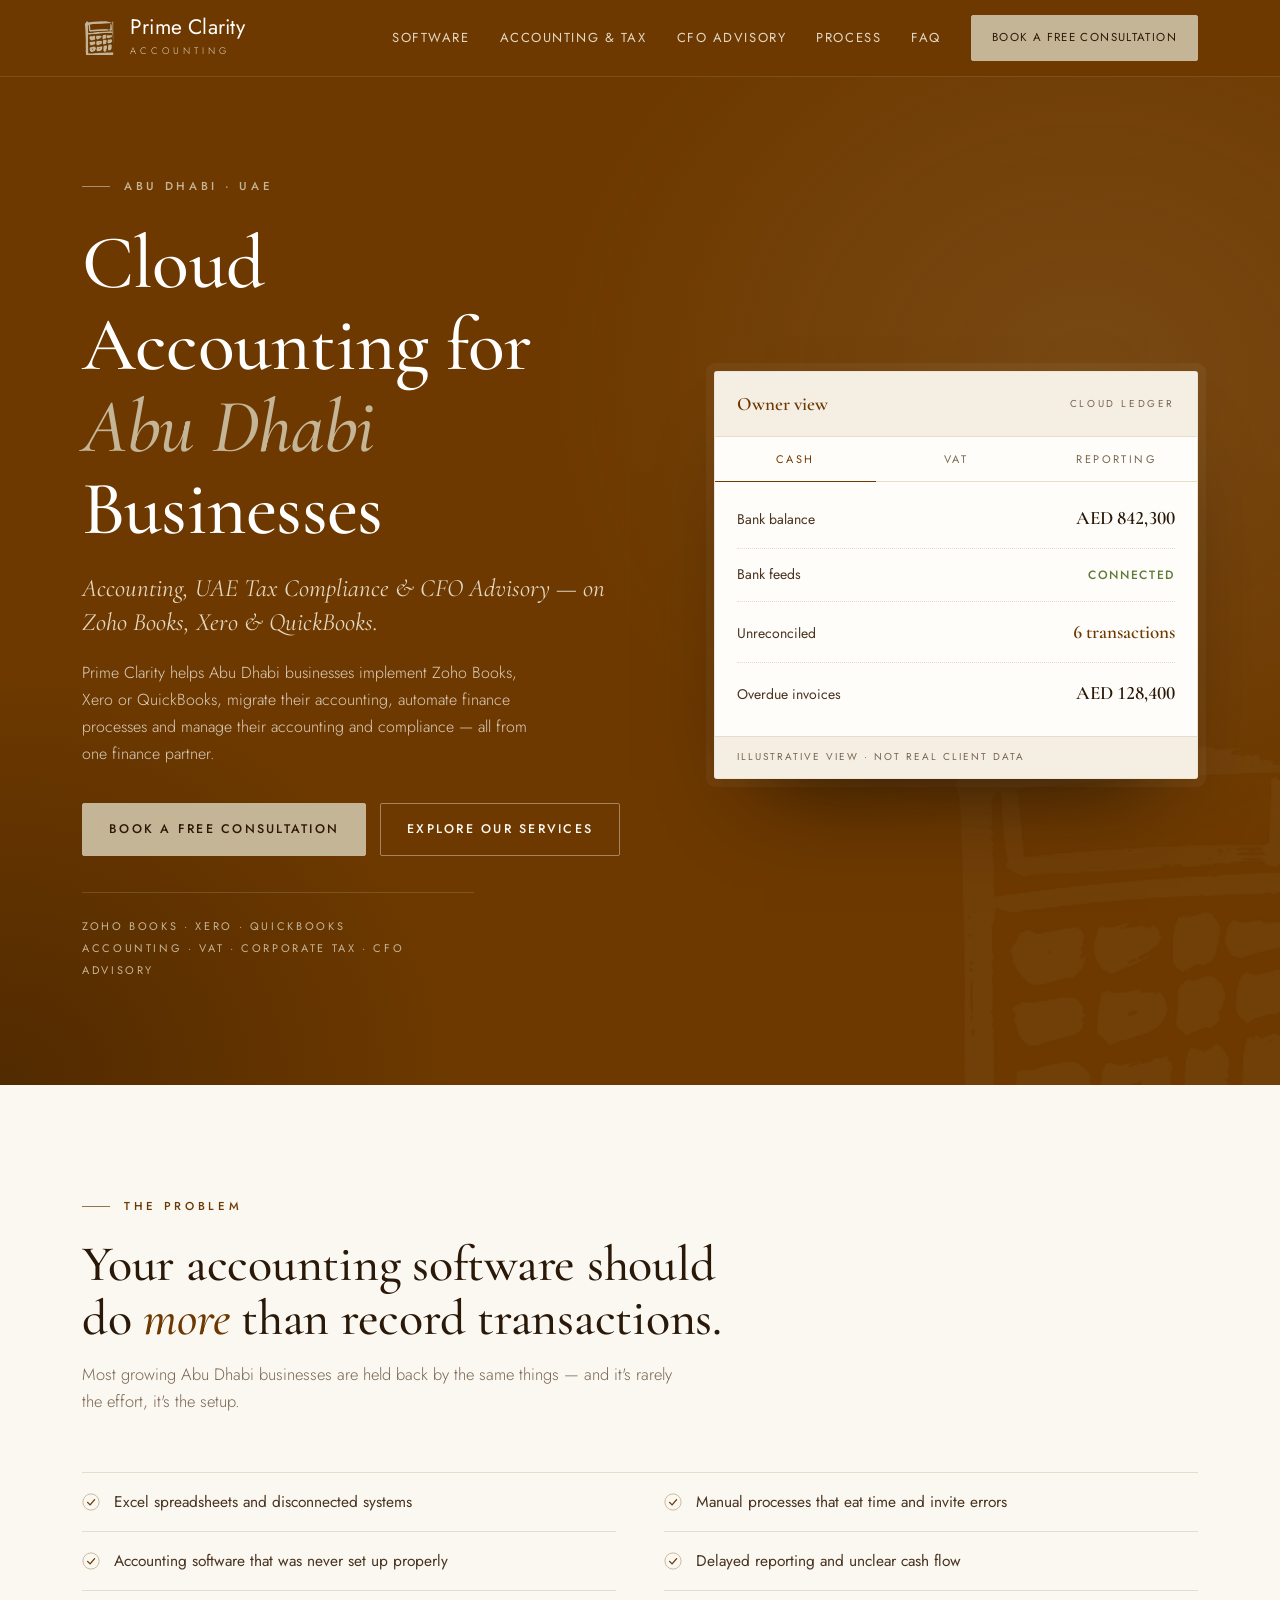
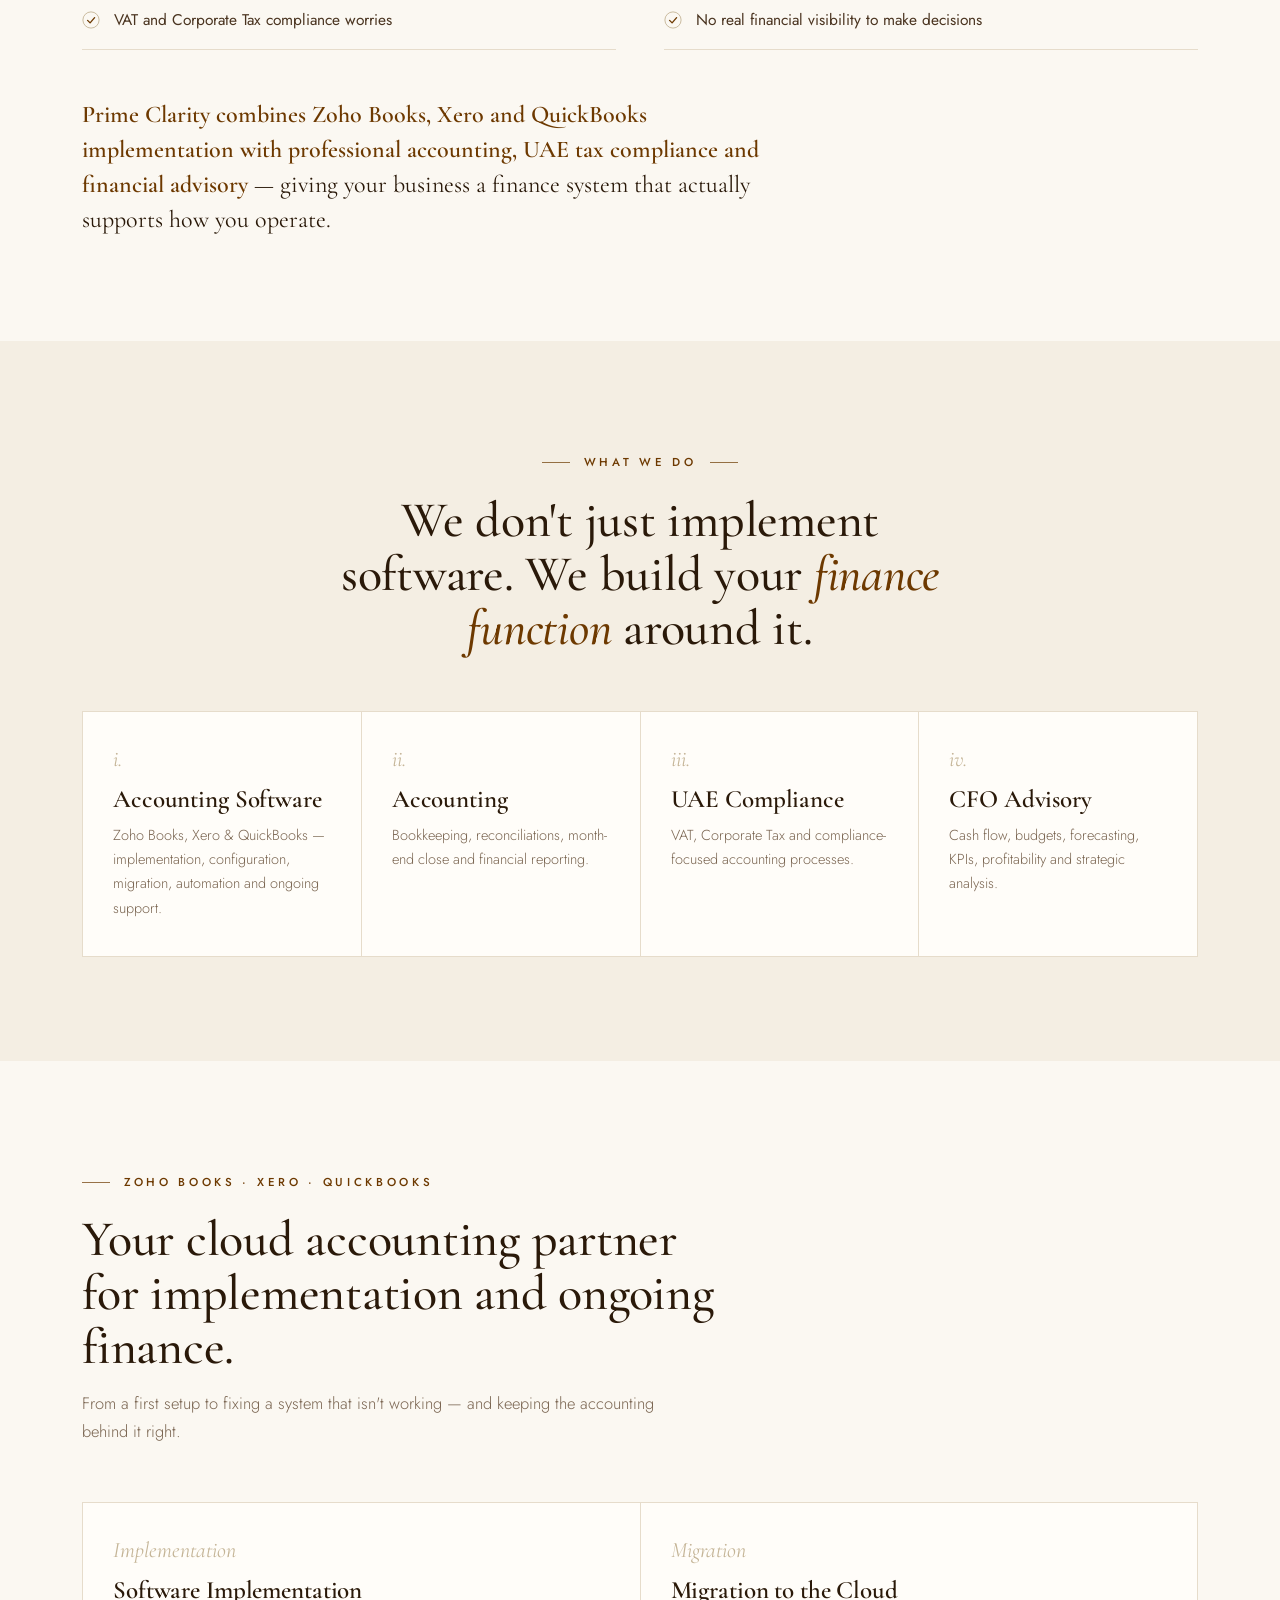
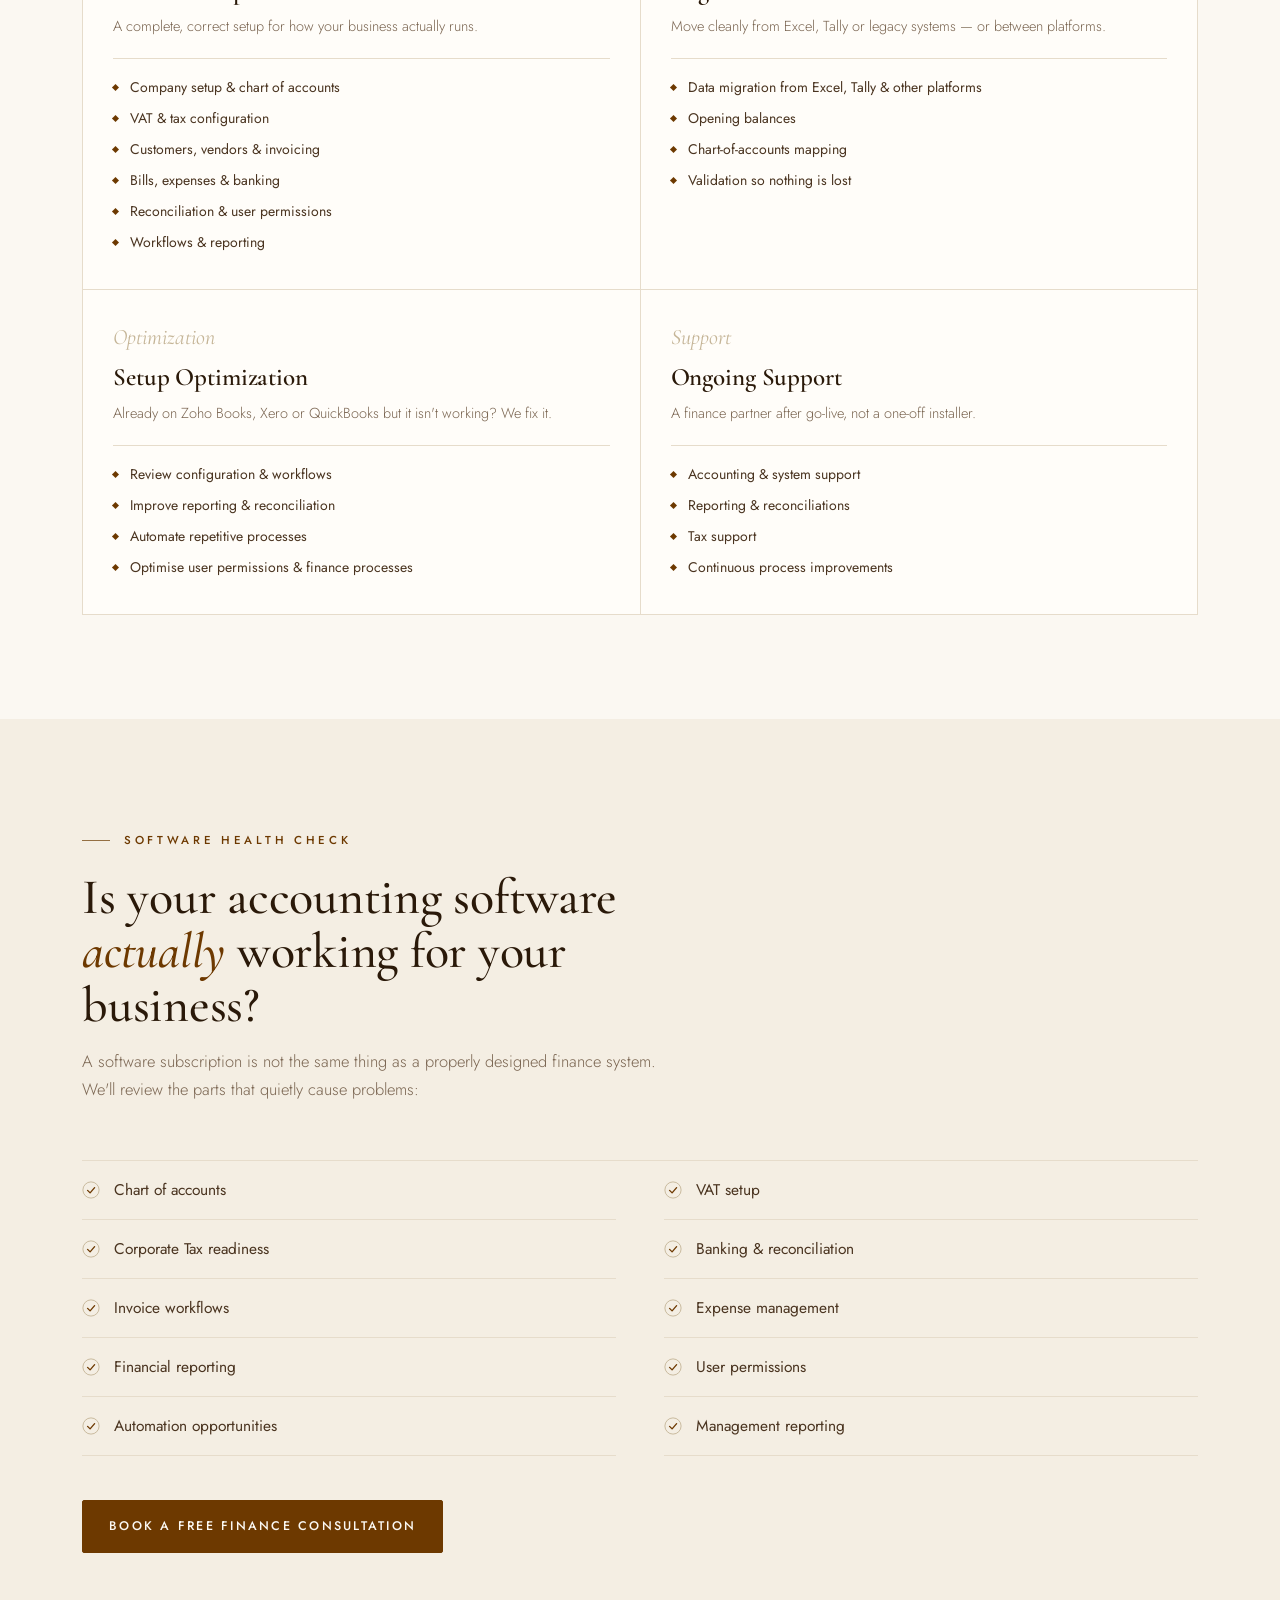
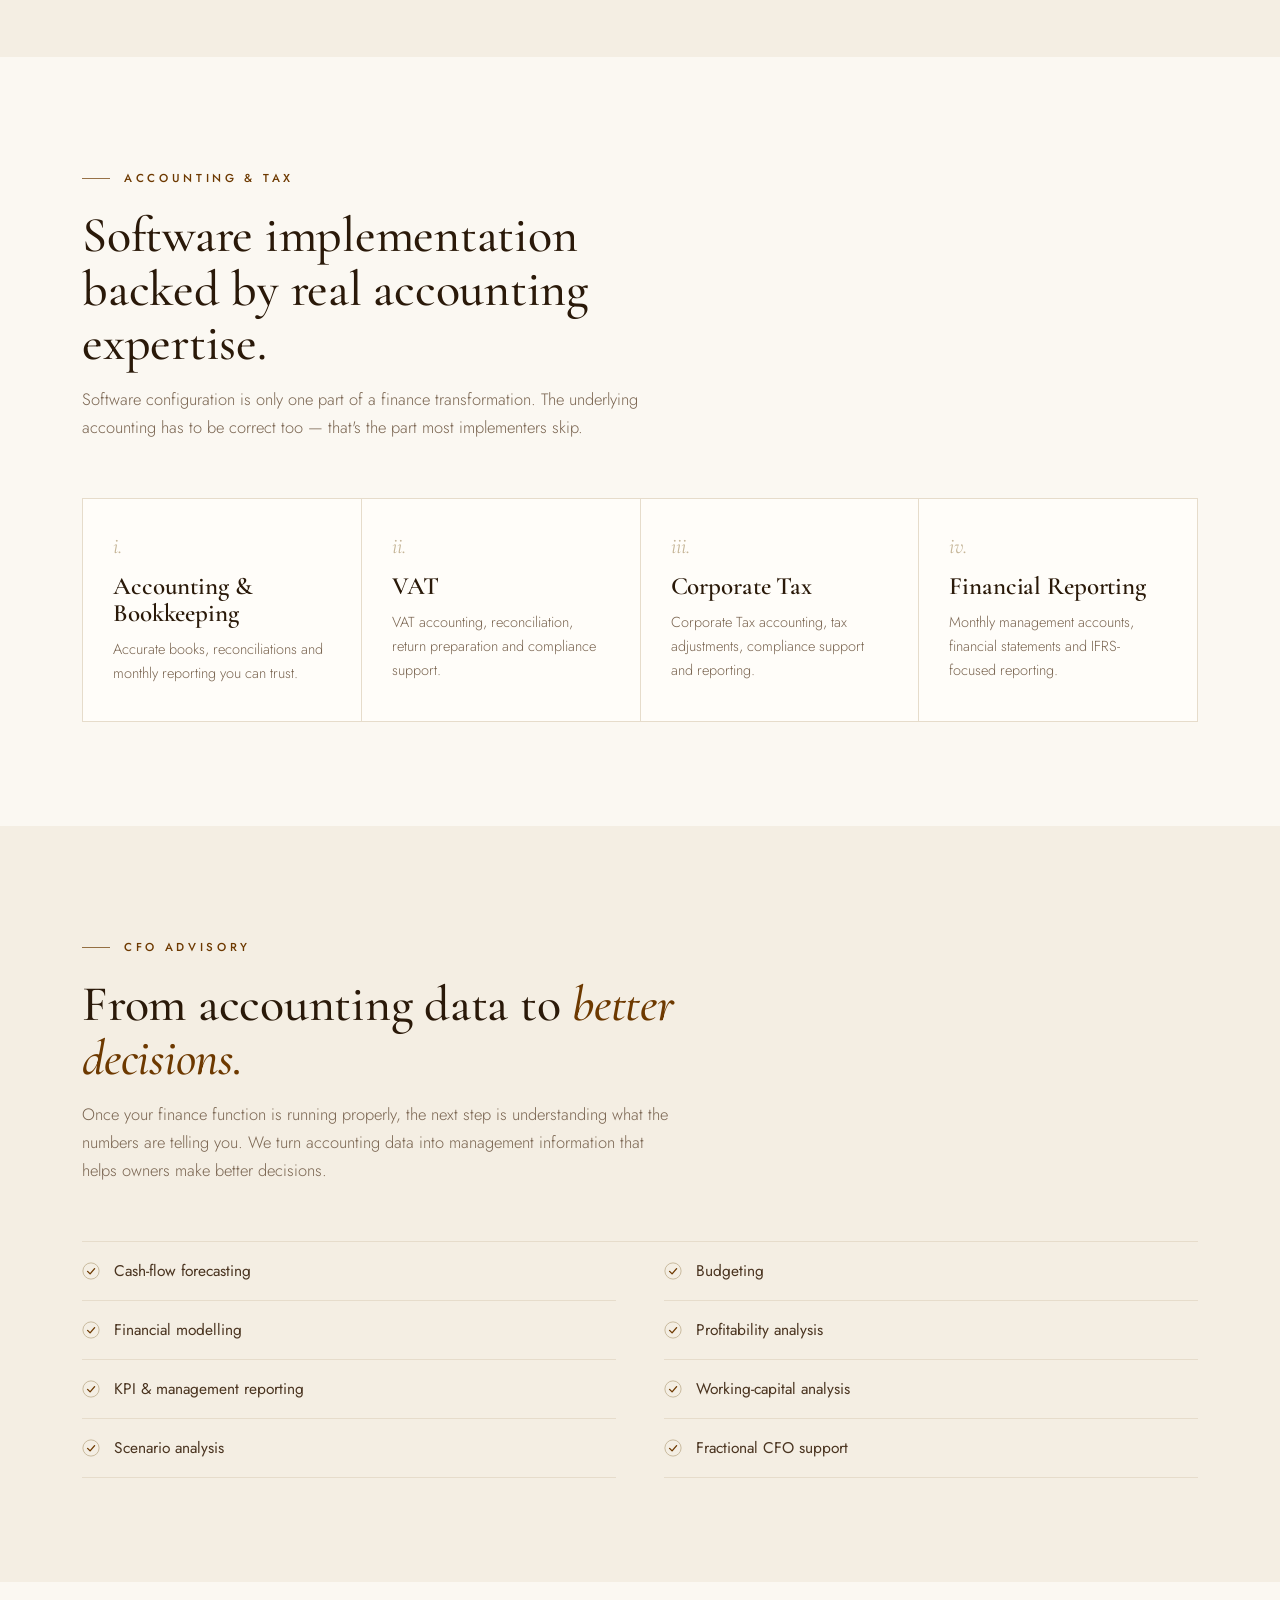
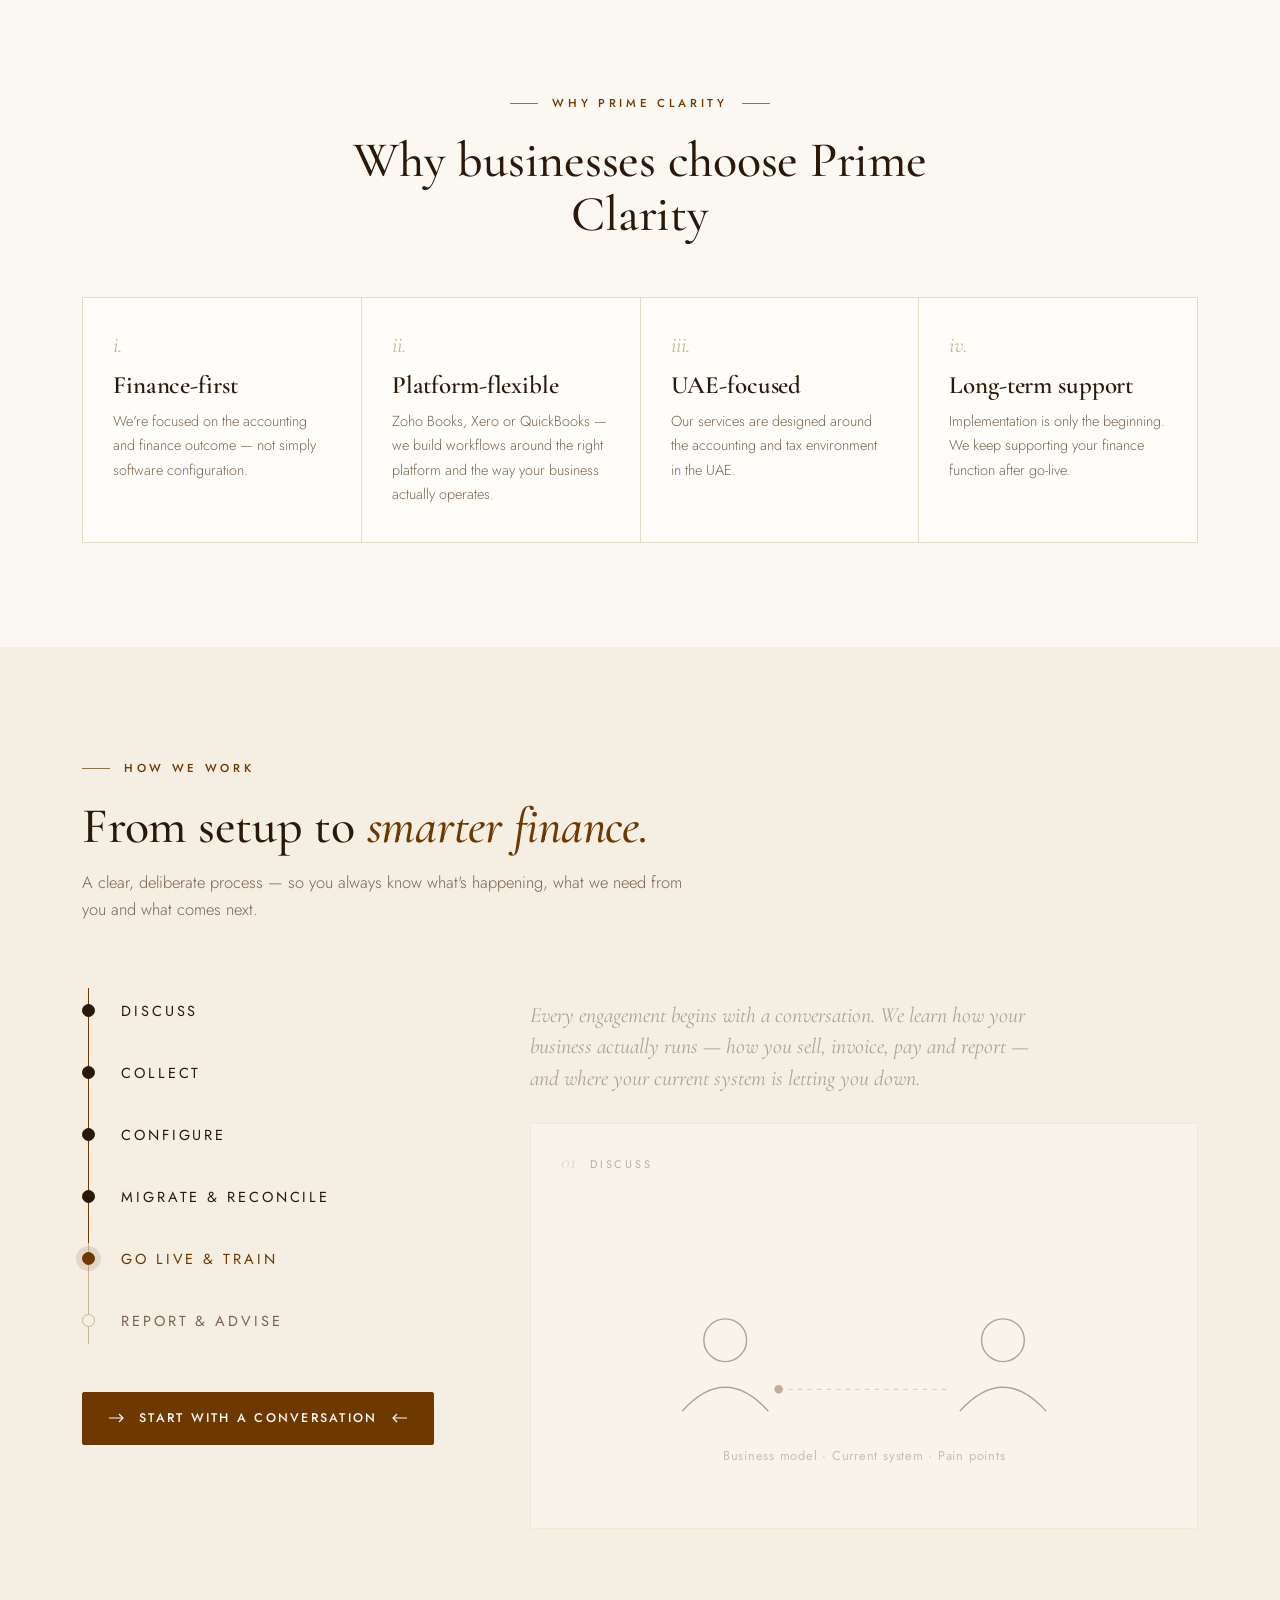
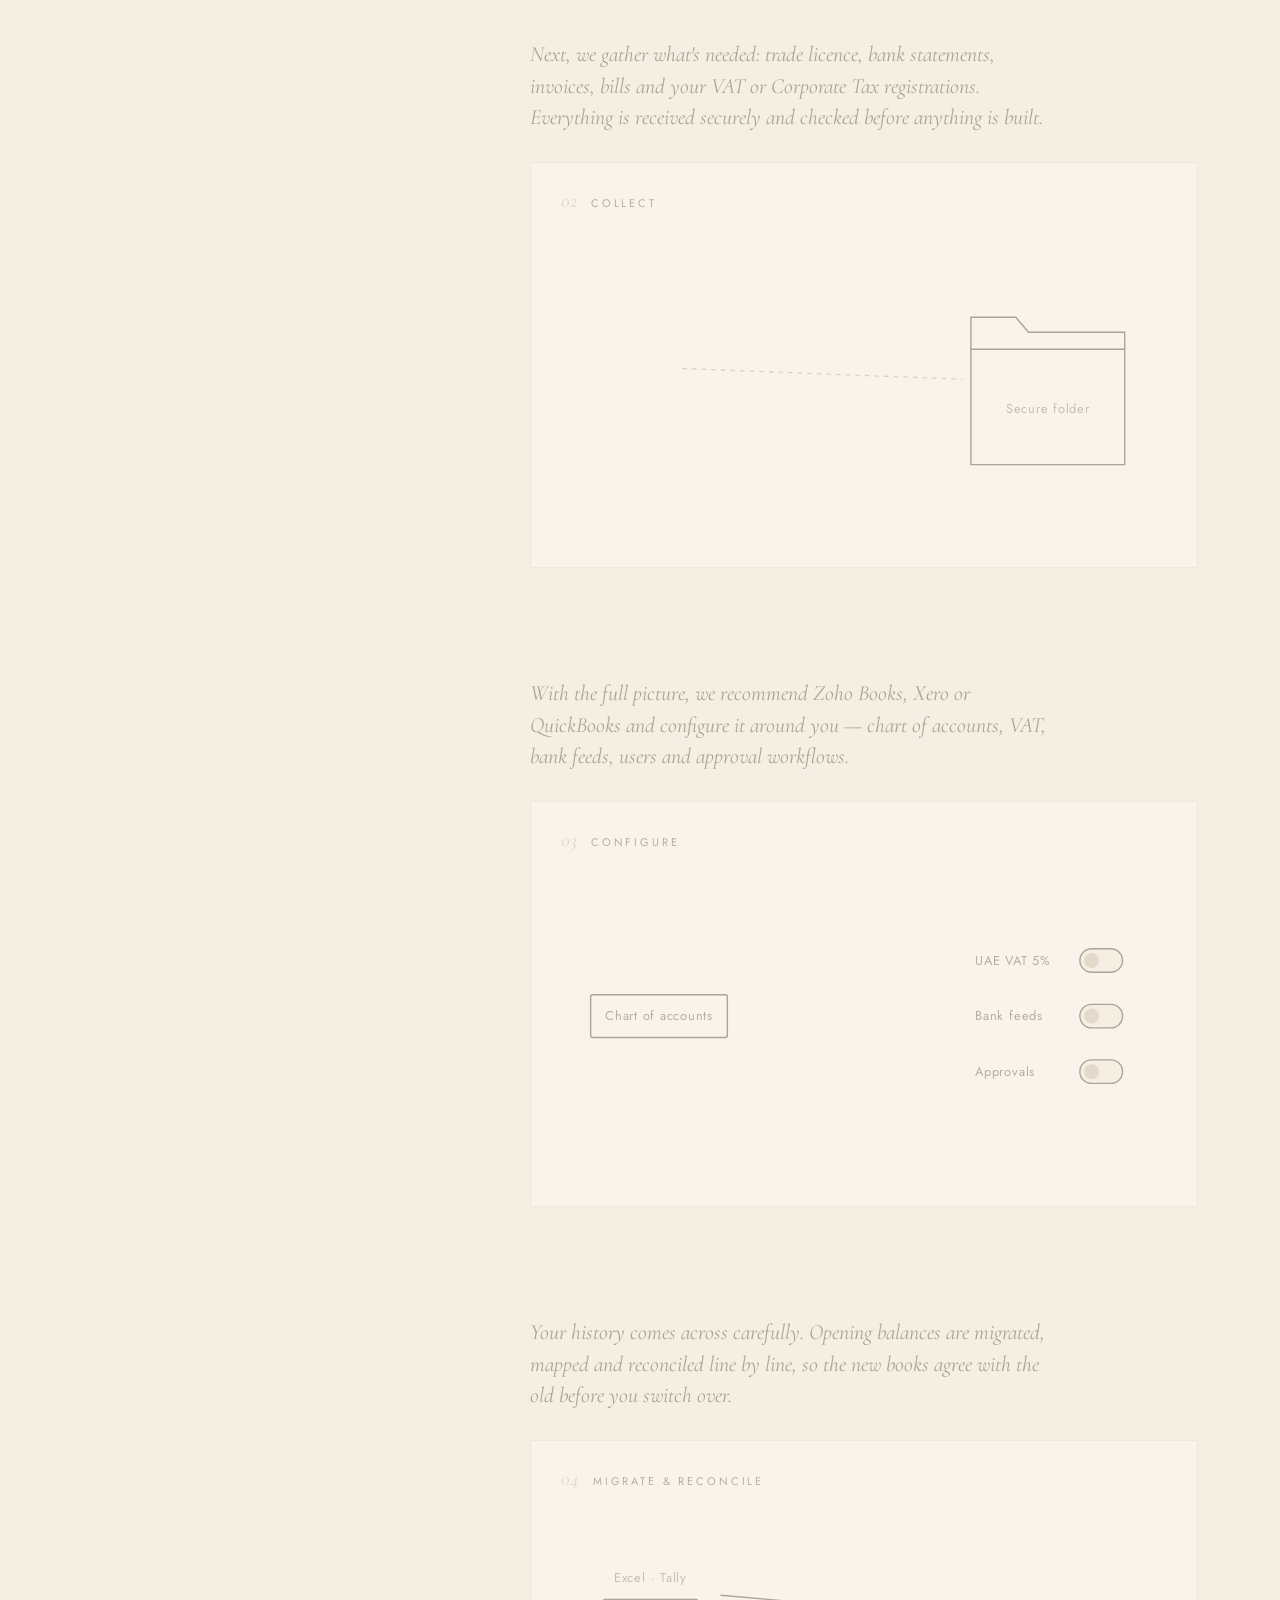
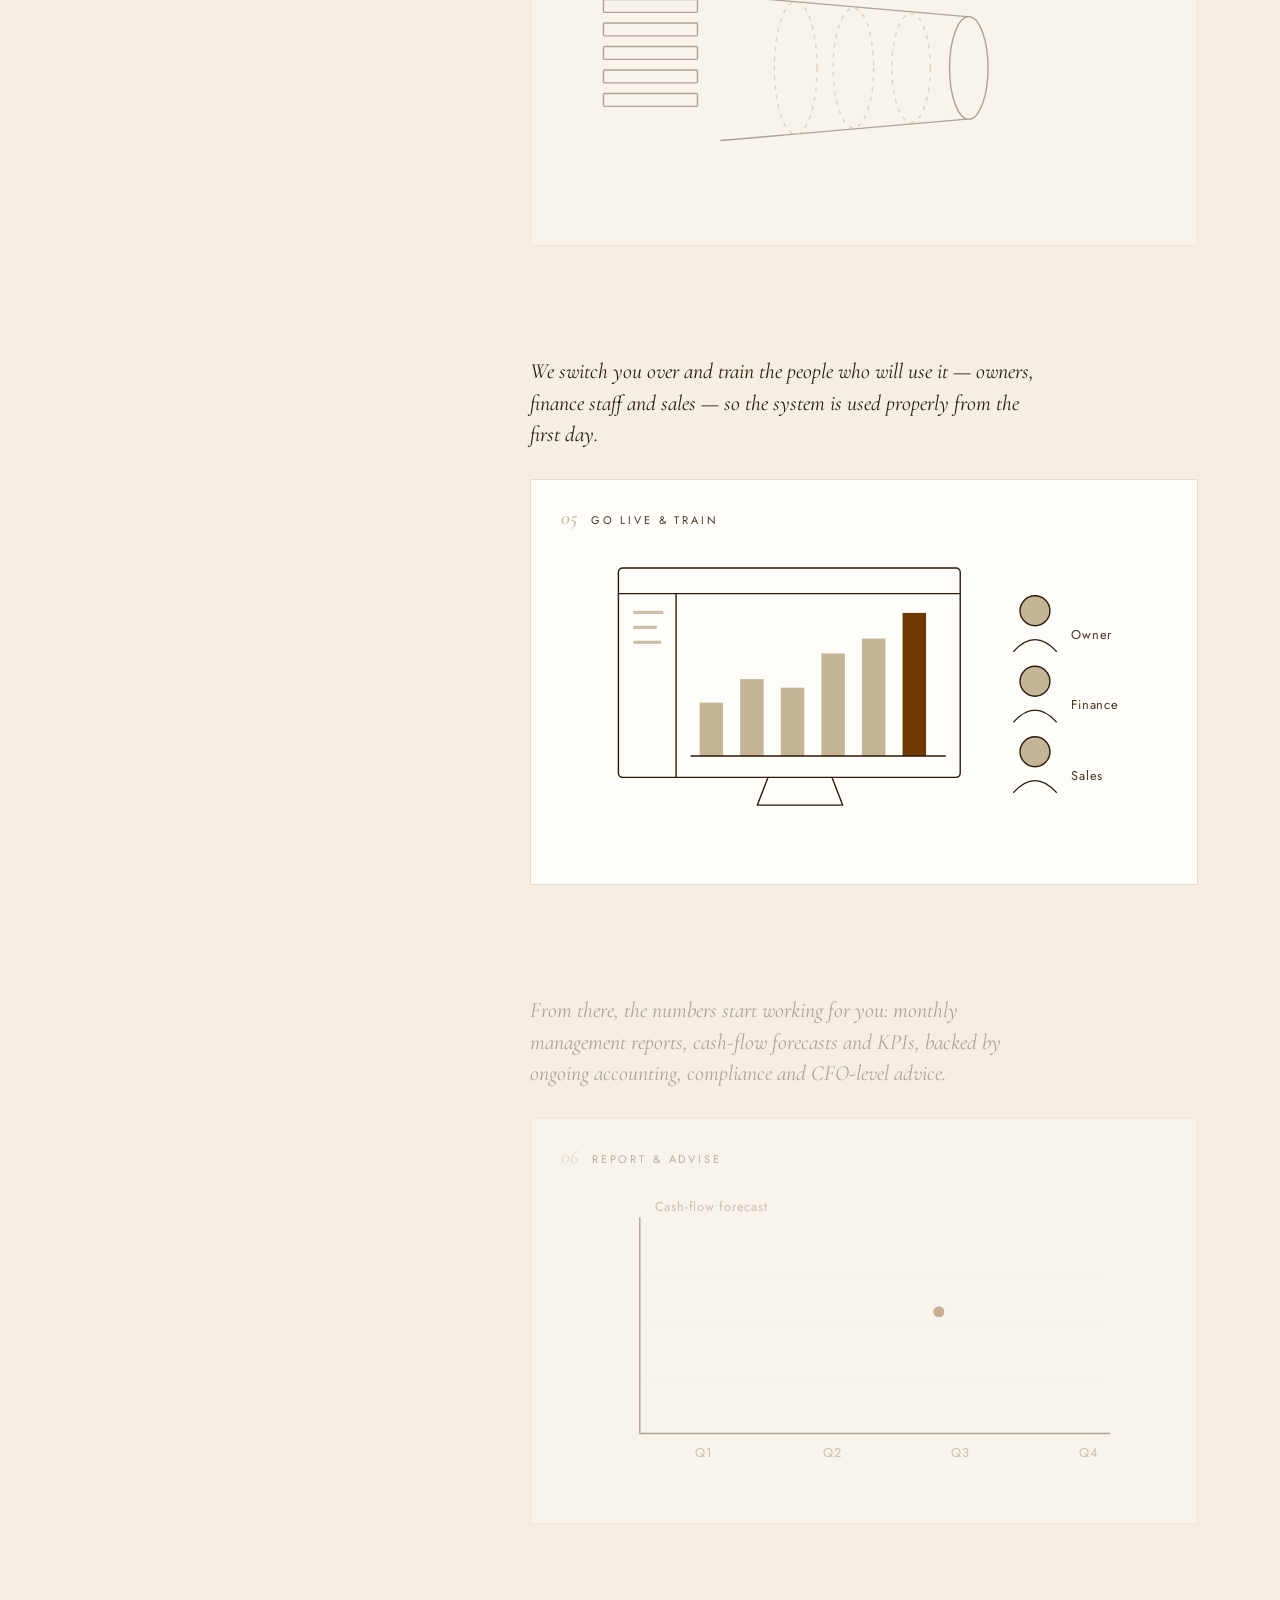
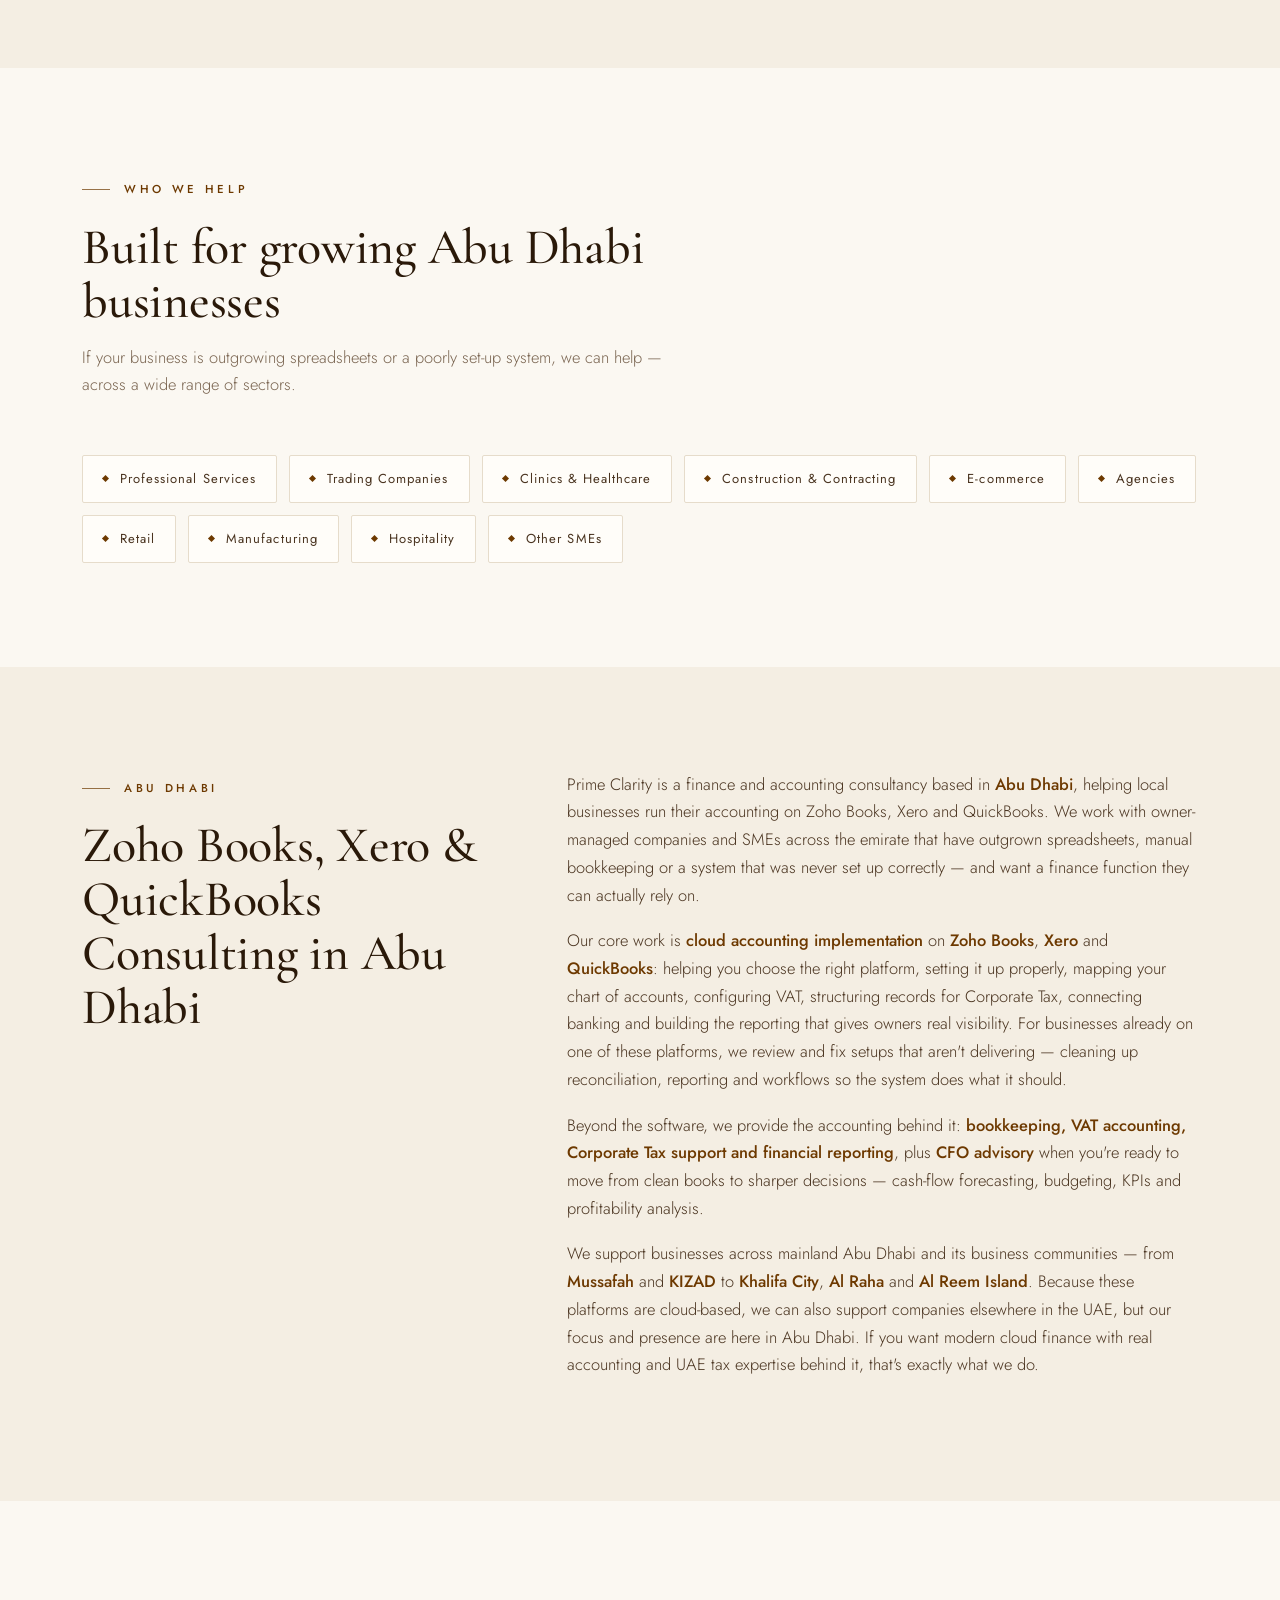
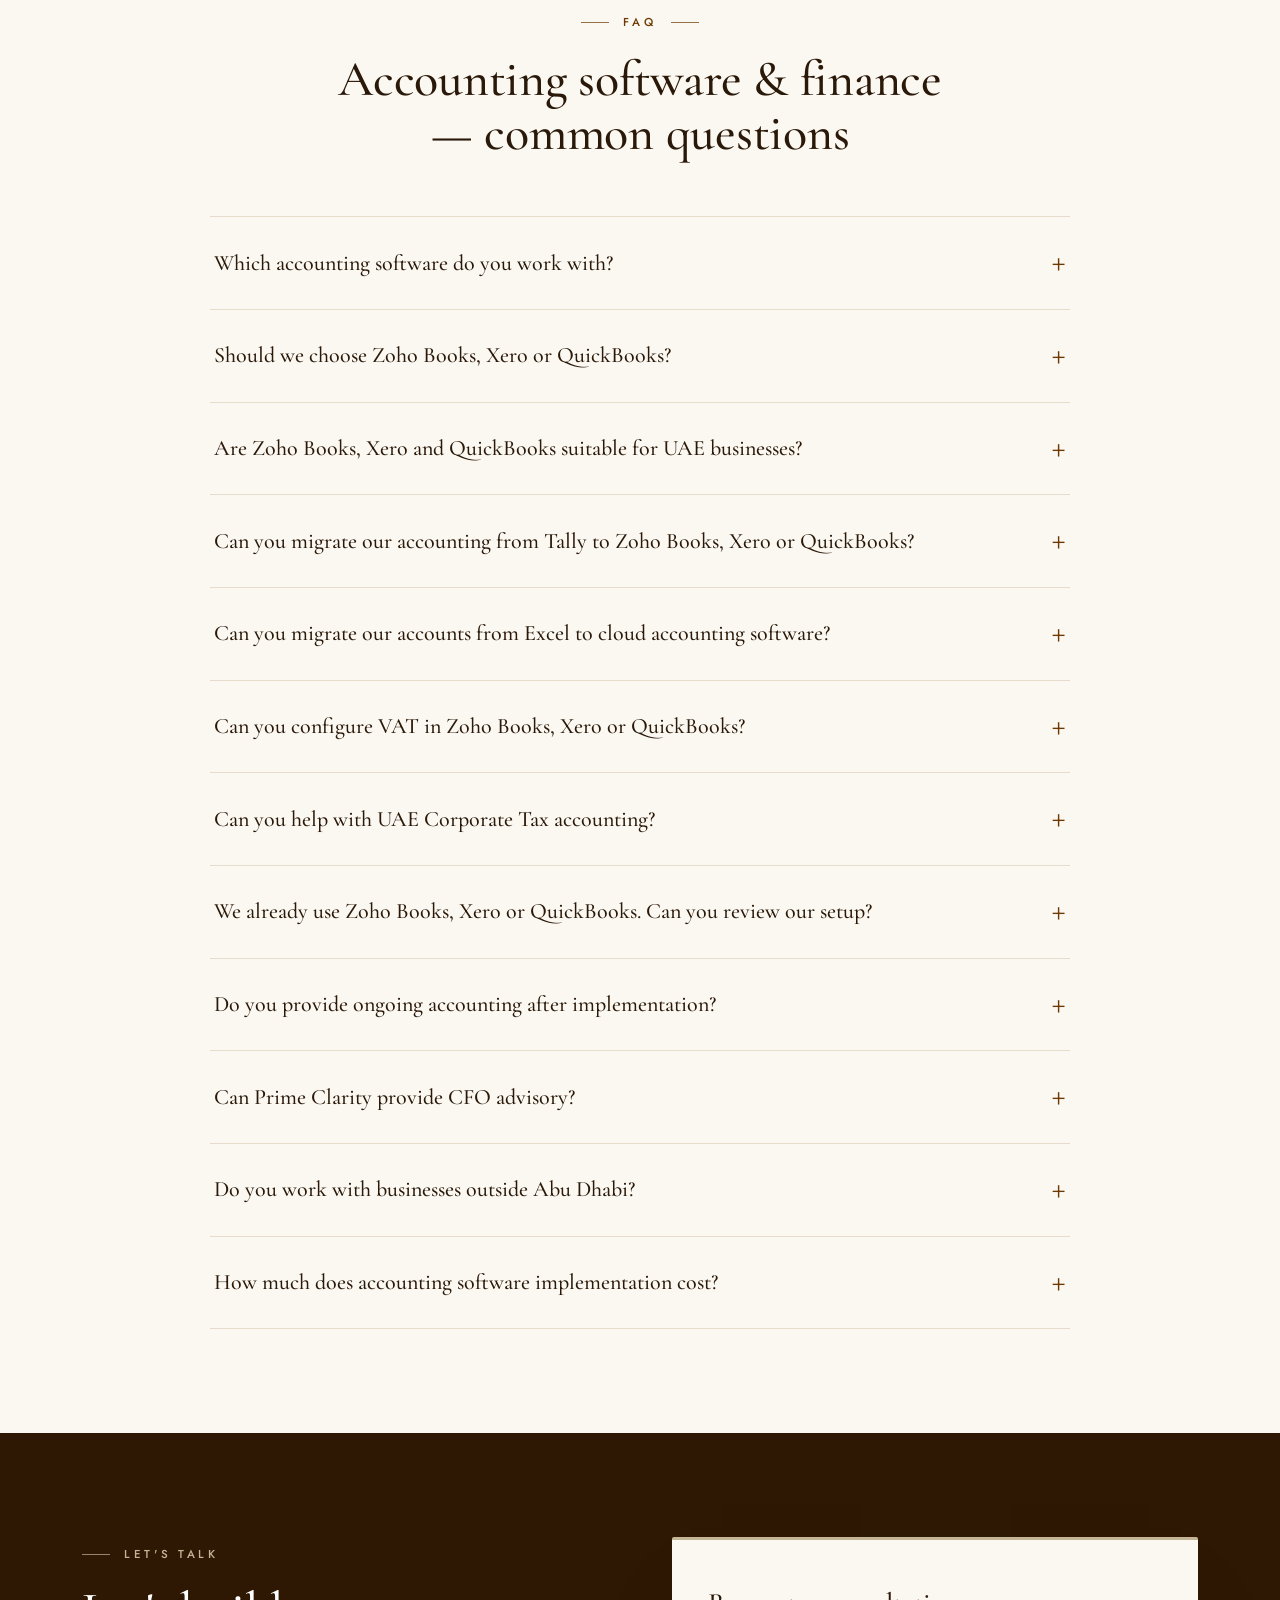
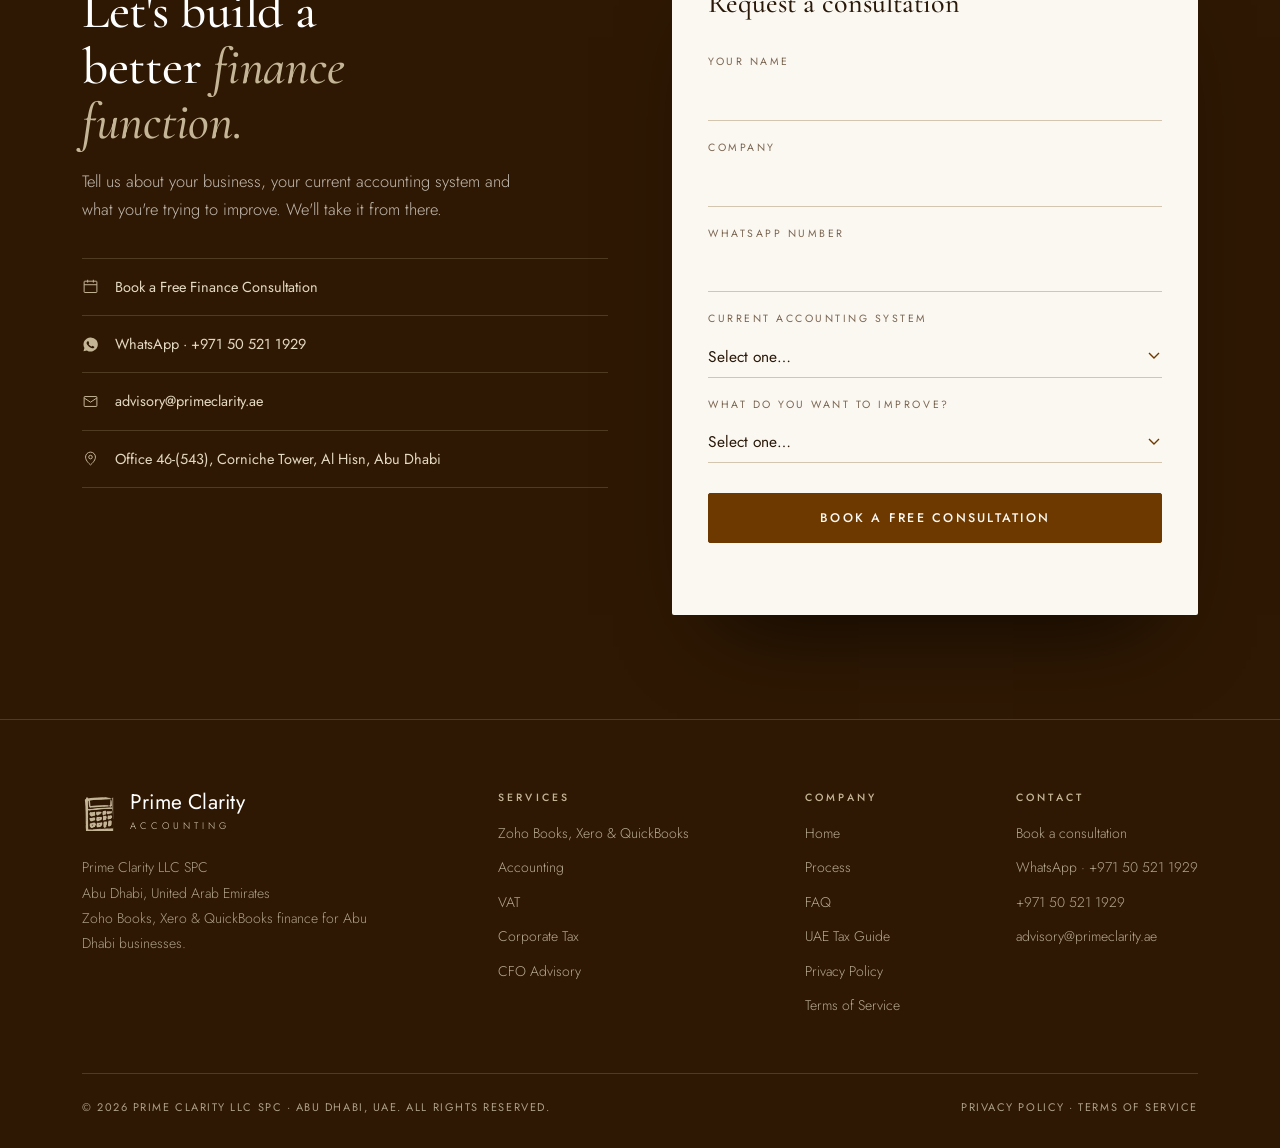
<file: index.html>
<!DOCTYPE html>
<html lang="en">
<head>
<meta charset="UTF-8">
<meta name="viewport" content="width=device-width, initial-scale=1.0">
<title>Zoho Books, Xero &amp; QuickBooks Consultant Abu Dhabi | Accounting &amp; CFO Advisory | Prime Clarity</title>
<meta name="description" content="Zoho Books, Xero and QuickBooks implementation, accounting, UAE VAT, Corporate Tax and CFO advisory for Abu Dhabi businesses. Book a free consultation with Prime Clarity.">
<link rel="canonical" href="https://primeclarity.ae/">
<meta name="robots" content="index,follow">
<meta name="theme-color" content="#6D3900">
<link rel="icon" type="image/png" href="assets/favicon.png">
<link rel="apple-touch-icon" href="assets/apple-touch-icon.png">
<meta property="og:type" content="website">
<meta property="og:title" content="Zoho Books, Xero &amp; QuickBooks Consultant Abu Dhabi | Prime Clarity">
<meta property="og:description" content="Cloud accounting for Abu Dhabi businesses on Zoho Books, Xero and QuickBooks — implementation, accounting, VAT, Corporate Tax and CFO advisory.">
<meta property="og:url" content="https://primeclarity.ae/">
<meta property="og:site_name" content="Prime Clarity">
<meta property="og:image" content="https://primeclarity.ae/assets/og.jpg">
<meta name="twitter:card" content="summary_large_image">
<meta name="twitter:title" content="Zoho Books, Xero &amp; QuickBooks Consultant Abu Dhabi | Prime Clarity">
<meta name="twitter:description" content="Cloud accounting for Abu Dhabi businesses on Zoho Books, Xero and QuickBooks — implementation, accounting, VAT, Corporate Tax and CFO advisory.">
<meta name="twitter:image" content="https://primeclarity.ae/assets/og.jpg">
<link rel="preconnect" href="https://fonts.googleapis.com">
<link rel="preconnect" href="https://fonts.gstatic.com" crossorigin>
<link href="https://fonts.googleapis.com/css2?family=Cormorant+Garamond:ital,wght@0,400;0,500;0,600;1,400;1,500&amp;family=Jost:wght@300;400;500&amp;display=swap" rel="stylesheet">
<link rel="stylesheet" href="styles.css">
<link href="https://assets.calendly.com/assets/external/widget.css" rel="stylesheet">
<script src="https://assets.calendly.com/assets/external/widget.js" async></script>
<script type="application/ld+json">
{"@context":"https://schema.org","@type":"AccountingService","name":"Prime Clarity","legalName":"Prime Clarity LLC SPC","url":"https://primeclarity.ae/","logo":"https://primeclarity.ae/assets/logo.png","email":"advisory@primeclarity.ae","telephone":"+971505211929","image":"https://primeclarity.ae/assets/og.jpg","priceRange":"$$","description":"Zoho Books, Xero and QuickBooks implementation, accounting, UAE VAT and Corporate Tax compliance, and CFO advisory for Abu Dhabi businesses.","address":{"@type":"PostalAddress","streetAddress":"Office 46-(543), Corniche Tower, Al Hisn","addressLocality":"Abu Dhabi","addressCountry":"AE"},"areaServed":[{"@type":"City","name":"Abu Dhabi"},{"@type":"Country","name":"United Arab Emirates"}],"knowsAbout":["Zoho Books","Xero","QuickBooks","Accounting","Bookkeeping","UAE VAT","UAE Corporate Tax","Financial reporting","CFO advisory"]}
</script>
<script type="application/ld+json">
{"@context":"https://schema.org","@type":"FAQPage","mainEntity":[
{"@type":"Question","name":"Which accounting software do you work with?","acceptedAnswer":{"@type":"Answer","text":"We work with Zoho Books, Xero and QuickBooks — cloud accounting platforms that handle invoicing, expenses, banking, VAT and reporting. Prime Clarity implements and configures your chosen platform correctly for how your business runs, then keeps the accounting behind it accurate."}},
{"@type":"Question","name":"Should we choose Zoho Books, Xero or QuickBooks?","acceptedAnswer":{"@type":"Answer","text":"It depends on your size, industry, how you invoice, the integrations you need and who uses the system. We walk you through the trade-offs in a free consultation and recommend the platform that fits — we are not tied to any one of them."}},
{"@type":"Question","name":"Are Zoho Books, Xero and QuickBooks suitable for UAE businesses?","acceptedAnswer":{"@type":"Answer","text":"Yes. Each can be configured for UAE VAT and set up to keep clean records for Corporate Tax. We configure the tax settings, chart of accounts and reporting so it fits UAE requirements."}},
{"@type":"Question","name":"Can you migrate our accounting from Tally to Zoho Books, Xero or QuickBooks?","acceptedAnswer":{"@type":"Answer","text":"Yes. We handle migration from Tally, including chart-of-accounts mapping, opening balances and validation, so your history carries over cleanly."}},
{"@type":"Question","name":"Can you migrate our accounts from Excel to cloud accounting software?","acceptedAnswer":{"@type":"Answer","text":"Yes. Moving from Excel or manual bookkeeping to Zoho Books, Xero or QuickBooks is one of the most common projects we do for Abu Dhabi SMEs."}},
{"@type":"Question","name":"Can you configure VAT in Zoho Books, Xero or QuickBooks?","acceptedAnswer":{"@type":"Answer","text":"Yes. We set up VAT correctly in your accounting software and support accurate return preparation and reconciliation."}},
{"@type":"Question","name":"Can you help with UAE Corporate Tax accounting?","acceptedAnswer":{"@type":"Answer","text":"Yes. We provide Corporate Tax accounting support — keeping records structured for Corporate Tax and assisting with computations and compliance."}},
{"@type":"Question","name":"We already use Zoho Books, Xero or QuickBooks. Can you review our setup?","acceptedAnswer":{"@type":"Answer","text":"Yes. We run a health check across your chart of accounts, VAT setup, reconciliation, workflows and reporting, and fix what isn't working."}},
{"@type":"Question","name":"Do you provide ongoing accounting after implementation?","acceptedAnswer":{"@type":"Answer","text":"Yes. Implementation is the start. We can continue as your accounting and finance partner — bookkeeping, reconciliations, reporting, tax support and CFO advisory."}},
{"@type":"Question","name":"Can Prime Clarity provide CFO advisory?","acceptedAnswer":{"@type":"Answer","text":"Yes. Once your finance function runs properly, we provide CFO-level support — cash-flow forecasting, budgeting, KPIs, profitability and management reporting."}},
{"@type":"Question","name":"Do you work with businesses outside Abu Dhabi?","acceptedAnswer":{"@type":"Answer","text":"Our focus is Abu Dhabi, but because Zoho Books, Xero and QuickBooks are cloud-based, so we can support businesses elsewhere in the UAE too."}},
{"@type":"Question","name":"How much does accounting software implementation cost?","acceptedAnswer":{"@type":"Answer","text":"It depends on your size, transaction volume and how much migration and accounting support you need. Book a free consultation and we'll scope it with you."}}
]}
</script>
</head>
<body>

<!-- NAV -->
<header class="nav">
  <div class="wrap nav-inner">
    <a class="brand" href="#top" aria-label="Prime Clarity — Zoho Books, Xero and QuickBooks consultant Abu Dhabi">
      <img class="mark" src="assets/mark-sand.png" alt="" width="34" height="34">
      <span><b>Prime Clarity</b><small>Accounting</small></span>
    </a>
    <nav class="nav-links" id="navLinks">
      <a href="#software-services">Software</a>
      <a href="#accounting">Accounting &amp; Tax</a>
      <a href="#cfo">CFO Advisory</a>
      <a href="#process">Process</a>
      <a href="#faq">FAQ</a>
      <a class="btn btn-sand book-call" href="https://calendly.com/primeclarityconsulting/30min" target="_blank" rel="noopener">Book a Free Consultation</a>
    </nav>
    <button class="nav-toggle" id="navToggle" aria-label="Menu" aria-expanded="false"><span></span><span></span><span></span></button>
  </div>
</header>

<!-- S1 HERO -->
<section class="hero" id="top">
  <div class="wrap">
    <div class="hero-grid">
      <div>
        <span class="eyebrow">Abu Dhabi · UAE</span>
        <h1>Cloud Accounting for <em>Abu Dhabi</em> Businesses</h1>
        <p class="sub">Accounting, UAE Tax Compliance &amp; CFO Advisory — on Zoho Books, Xero &amp; QuickBooks.</p>
        <p class="lead">Prime Clarity helps Abu Dhabi businesses implement Zoho Books, Xero or QuickBooks, migrate their accounting, automate finance processes and manage their accounting and compliance — all from one finance partner.</p>
        <div class="hero-cta">
          <a class="btn btn-sand book-call" href="https://calendly.com/primeclarityconsulting/30min" target="_blank" rel="noopener">Book a Free Consultation</a>
          <a class="btn btn-ghost" href="#core">Explore Our Services</a>
        </div>
        <p class="creds">Zoho Books · Xero · QuickBooks<br>Accounting · VAT · Corporate Tax · CFO Advisory</p>
      </div>
      <div class="console" aria-hidden="true">
        <div class="console-top"><span class="ttl">Owner view</span><span class="lbl">Cloud ledger</span></div>
        <div class="console-tabs"><button class="on" data-tab="cash">Cash</button><button data-tab="vat">VAT</button><button data-tab="rep">Reporting</button></div>
        <div class="console-body">
          <div class="cpane on" data-pane="cash">
            <div class="crow"><span class="k">Bank balance</span><span class="v">AED 842,300</span></div>
            <div class="crow"><span class="k">Bank feeds</span><span class="v up">Connected</span></div>
            <div class="crow"><span class="k">Unreconciled</span><span class="v acc">6 transactions</span></div>
            <div class="crow"><span class="k">Overdue invoices</span><span class="v">AED 128,400</span></div>
          </div>
          <div class="cpane" data-pane="vat">
            <div class="crow"><span class="k">VAT this period</span><span class="v">AED 41,900</span></div>
            <div class="crow"><span class="k">Return status</span><span class="v up">Ready to file</span></div>
            <div class="crow"><span class="k">Tax settings</span><span class="v up">Configured</span></div>
            <div class="crow"><span class="k">Corporate Tax records</span><span class="v up">Structured</span></div>
          </div>
          <div class="cpane" data-pane="rep">
            <div class="crow"><span class="k">Gross margin</span><span class="v">34.2%</span></div>
            <div class="crow"><span class="k">Management accounts</span><span class="v up">To date</span></div>
            <div class="crow"><span class="k">Cash-flow forecast</span><span class="v acc">12 weeks</span></div>
            <div class="crow"><span class="k">KPI dashboard</span><span class="v up">Live</span></div>
          </div>
        </div>
        <div class="console-foot">Illustrative view · not real client data</div>
      </div>
    </div>
  </div>
</section>

<!-- S2 PROBLEM -->
<section>
  <div class="wrap">
    <div class="sec-head reveal">
      <span class="eyebrow">The problem</span>
      <h2>Your accounting software should do <em>more</em> than record transactions.</h2>
      <p>Most growing Abu Dhabi businesses are held back by the same things — and it's rarely the effort, it's the setup.</p>
    </div>
    <div class="checks reveal">
      <div><svg width="18" height="18" viewBox="0 0 20 20" aria-hidden="true"><circle cx="10" cy="10" r="9" fill="none" stroke="#C5B597"/><path d="M6.2 10.4 L9 13.2 L14 7.4" stroke="#6D3900" stroke-width="1.5" fill="none" stroke-linecap="round" stroke-linejoin="round"/></svg>Excel spreadsheets and disconnected systems</div>
      <div><svg width="18" height="18" viewBox="0 0 20 20" aria-hidden="true"><circle cx="10" cy="10" r="9" fill="none" stroke="#C5B597"/><path d="M6.2 10.4 L9 13.2 L14 7.4" stroke="#6D3900" stroke-width="1.5" fill="none" stroke-linecap="round" stroke-linejoin="round"/></svg>Manual processes that eat time and invite errors</div>
      <div><svg width="18" height="18" viewBox="0 0 20 20" aria-hidden="true"><circle cx="10" cy="10" r="9" fill="none" stroke="#C5B597"/><path d="M6.2 10.4 L9 13.2 L14 7.4" stroke="#6D3900" stroke-width="1.5" fill="none" stroke-linecap="round" stroke-linejoin="round"/></svg>Accounting software that was never set up properly</div>
      <div><svg width="18" height="18" viewBox="0 0 20 20" aria-hidden="true"><circle cx="10" cy="10" r="9" fill="none" stroke="#C5B597"/><path d="M6.2 10.4 L9 13.2 L14 7.4" stroke="#6D3900" stroke-width="1.5" fill="none" stroke-linecap="round" stroke-linejoin="round"/></svg>Delayed reporting and unclear cash flow</div>
      <div><svg width="18" height="18" viewBox="0 0 20 20" aria-hidden="true"><circle cx="10" cy="10" r="9" fill="none" stroke="#C5B597"/><path d="M6.2 10.4 L9 13.2 L14 7.4" stroke="#6D3900" stroke-width="1.5" fill="none" stroke-linecap="round" stroke-linejoin="round"/></svg>VAT and Corporate Tax compliance worries</div>
      <div><svg width="18" height="18" viewBox="0 0 20 20" aria-hidden="true"><circle cx="10" cy="10" r="9" fill="none" stroke="#C5B597"/><path d="M6.2 10.4 L9 13.2 L14 7.4" stroke="#6D3900" stroke-width="1.5" fill="none" stroke-linecap="round" stroke-linejoin="round"/></svg>No real financial visibility to make decisions</div>
    </div>
    <p class="prose lede reveal" style="margin-top:48px"><strong>Prime Clarity combines Zoho Books, Xero and QuickBooks implementation with professional accounting, UAE tax compliance and financial advisory</strong> — giving your business a finance system that actually supports how you operate.</p>
  </div>
</section>

<!-- S3 CORE VALUE -->
<section class="tint" id="core">
  <div class="wrap">
    <div class="sec-head center reveal">
      <span class="eyebrow">What we do</span>
      <h2>We don't just implement software. We build your <em>finance function</em> around it.</h2>
    </div>
    <div class="grid g4 boxed reveal">
      <div class="card"><span class="kicker">i.</span><h3>Accounting Software</h3><p>Zoho Books, Xero &amp; QuickBooks — implementation, configuration, migration, automation and ongoing support.</p></div>
      <div class="card"><span class="kicker">ii.</span><h3>Accounting</h3><p>Bookkeeping, reconciliations, month-end close and financial reporting.</p></div>
      <div class="card"><span class="kicker">iii.</span><h3>UAE Compliance</h3><p>VAT, Corporate Tax and compliance-focused accounting processes.</p></div>
      <div class="card"><span class="kicker">iv.</span><h3>CFO Advisory</h3><p>Cash flow, budgets, forecasting, KPIs, profitability and strategic analysis.</p></div>
    </div>
  </div>
</section>

<!-- S4 ZOHO BOOKS SERVICES -->
<section id="software-services">
  <div class="wrap">
    <div class="sec-head reveal">
      <span class="eyebrow">Zoho Books · Xero · QuickBooks</span>
      <h2>Your cloud accounting partner for implementation and ongoing finance.</h2>
      <p>From a first setup to fixing a system that isn't working — and keeping the accounting behind it right.</p>
    </div>
    <div class="grid g2 boxed reveal">
      <div class="card">
        <span class="kicker">Implementation</span>
        <h3>Software Implementation</h3>
        <p>A complete, correct setup for how your business actually runs.</p>
        <ul>
          <li>Company setup &amp; chart of accounts</li>
          <li>VAT &amp; tax configuration</li>
          <li>Customers, vendors &amp; invoicing</li>
          <li>Bills, expenses &amp; banking</li>
          <li>Reconciliation &amp; user permissions</li>
          <li>Workflows &amp; reporting</li>
        </ul>
      </div>
      <div class="card">
        <span class="kicker">Migration</span>
        <h3>Migration to the Cloud</h3>
        <p>Move cleanly from Excel, Tally or legacy systems — or between platforms.</p>
        <ul>
          <li>Data migration from Excel, Tally &amp; other platforms</li>
          <li>Opening balances</li>
          <li>Chart-of-accounts mapping</li>
          <li>Validation so nothing is lost</li>
        </ul>
      </div>
      <div class="card">
        <span class="kicker">Optimization</span>
        <h3>Setup Optimization</h3>
        <p>Already on Zoho Books, Xero or QuickBooks but it isn't working? We fix it.</p>
        <ul>
          <li>Review configuration &amp; workflows</li>
          <li>Improve reporting &amp; reconciliation</li>
          <li>Automate repetitive processes</li>
          <li>Optimise user permissions &amp; finance processes</li>
        </ul>
      </div>
      <div class="card">
        <span class="kicker">Support</span>
        <h3>Ongoing Support</h3>
        <p>A finance partner after go-live, not a one-off installer.</p>
        <ul>
          <li>Accounting &amp; system support</li>
          <li>Reporting &amp; reconciliations</li>
          <li>Tax support</li>
          <li>Continuous process improvements</li>
        </ul>
      </div>
    </div>
  </div>
</section>

<!-- S5 IS YOUR ZOHO SETUP CORRECT -->
<section class="tint">
  <div class="wrap">
    <div class="sec-head reveal">
      <span class="eyebrow">Software health check</span>
      <h2>Is your accounting software <em>actually</em> working for your business?</h2>
      <p>A software subscription is not the same thing as a properly designed finance system. We'll review the parts that quietly cause problems:</p>
    </div>
    <div class="checks reveal">
      <div><svg width="18" height="18" viewBox="0 0 20 20" aria-hidden="true"><circle cx="10" cy="10" r="9" fill="none" stroke="#C5B597"/><path d="M6.2 10.4 L9 13.2 L14 7.4" stroke="#6D3900" stroke-width="1.5" fill="none" stroke-linecap="round" stroke-linejoin="round"/></svg>Chart of accounts</div>
      <div><svg width="18" height="18" viewBox="0 0 20 20" aria-hidden="true"><circle cx="10" cy="10" r="9" fill="none" stroke="#C5B597"/><path d="M6.2 10.4 L9 13.2 L14 7.4" stroke="#6D3900" stroke-width="1.5" fill="none" stroke-linecap="round" stroke-linejoin="round"/></svg>VAT setup</div>
      <div><svg width="18" height="18" viewBox="0 0 20 20" aria-hidden="true"><circle cx="10" cy="10" r="9" fill="none" stroke="#C5B597"/><path d="M6.2 10.4 L9 13.2 L14 7.4" stroke="#6D3900" stroke-width="1.5" fill="none" stroke-linecap="round" stroke-linejoin="round"/></svg>Corporate Tax readiness</div>
      <div><svg width="18" height="18" viewBox="0 0 20 20" aria-hidden="true"><circle cx="10" cy="10" r="9" fill="none" stroke="#C5B597"/><path d="M6.2 10.4 L9 13.2 L14 7.4" stroke="#6D3900" stroke-width="1.5" fill="none" stroke-linecap="round" stroke-linejoin="round"/></svg>Banking &amp; reconciliation</div>
      <div><svg width="18" height="18" viewBox="0 0 20 20" aria-hidden="true"><circle cx="10" cy="10" r="9" fill="none" stroke="#C5B597"/><path d="M6.2 10.4 L9 13.2 L14 7.4" stroke="#6D3900" stroke-width="1.5" fill="none" stroke-linecap="round" stroke-linejoin="round"/></svg>Invoice workflows</div>
      <div><svg width="18" height="18" viewBox="0 0 20 20" aria-hidden="true"><circle cx="10" cy="10" r="9" fill="none" stroke="#C5B597"/><path d="M6.2 10.4 L9 13.2 L14 7.4" stroke="#6D3900" stroke-width="1.5" fill="none" stroke-linecap="round" stroke-linejoin="round"/></svg>Expense management</div>
      <div><svg width="18" height="18" viewBox="0 0 20 20" aria-hidden="true"><circle cx="10" cy="10" r="9" fill="none" stroke="#C5B597"/><path d="M6.2 10.4 L9 13.2 L14 7.4" stroke="#6D3900" stroke-width="1.5" fill="none" stroke-linecap="round" stroke-linejoin="round"/></svg>Financial reporting</div>
      <div><svg width="18" height="18" viewBox="0 0 20 20" aria-hidden="true"><circle cx="10" cy="10" r="9" fill="none" stroke="#C5B597"/><path d="M6.2 10.4 L9 13.2 L14 7.4" stroke="#6D3900" stroke-width="1.5" fill="none" stroke-linecap="round" stroke-linejoin="round"/></svg>User permissions</div>
      <div><svg width="18" height="18" viewBox="0 0 20 20" aria-hidden="true"><circle cx="10" cy="10" r="9" fill="none" stroke="#C5B597"/><path d="M6.2 10.4 L9 13.2 L14 7.4" stroke="#6D3900" stroke-width="1.5" fill="none" stroke-linecap="round" stroke-linejoin="round"/></svg>Automation opportunities</div>
      <div><svg width="18" height="18" viewBox="0 0 20 20" aria-hidden="true"><circle cx="10" cy="10" r="9" fill="none" stroke="#C5B597"/><path d="M6.2 10.4 L9 13.2 L14 7.4" stroke="#6D3900" stroke-width="1.5" fill="none" stroke-linecap="round" stroke-linejoin="round"/></svg>Management reporting</div>
    </div>
    <div class="reveal" style="margin-top:44px"><a class="btn btn-cocoa book-call" href="https://calendly.com/primeclarityconsulting/30min" target="_blank" rel="noopener">Book a Free Finance Consultation</a></div>
  </div>
</section>

<!-- S6 ACCOUNTING + TAX -->
<section id="accounting">
  <div class="wrap">
    <div class="sec-head reveal">
      <span class="eyebrow">Accounting &amp; tax</span>
      <h2>Software implementation backed by real accounting expertise.</h2>
      <p>Software configuration is only one part of a finance transformation. The underlying accounting has to be correct too — that's the part most implementers skip.</p>
    </div>
    <div class="grid g4 boxed reveal">
      <div class="card"><span class="kicker">i.</span><h3>Accounting &amp; Bookkeeping</h3><p>Accurate books, reconciliations and monthly reporting you can trust.</p></div>
      <div class="card"><span class="kicker">ii.</span><h3>VAT</h3><p>VAT accounting, reconciliation, return preparation and compliance support.</p></div>
      <div class="card"><span class="kicker">iii.</span><h3>Corporate Tax</h3><p>Corporate Tax accounting, tax adjustments, compliance support and reporting.</p></div>
      <div class="card"><span class="kicker">iv.</span><h3>Financial Reporting</h3><p>Monthly management accounts, financial statements and IFRS-focused reporting.</p></div>
    </div>
  </div>
</section>

<!-- S7 CFO ADVISORY -->
<section class="tint" id="cfo">
  <div class="wrap">
    <div class="sec-head reveal">
      <span class="eyebrow">CFO advisory</span>
      <h2>From accounting data to <em>better decisions.</em></h2>
      <p>Once your finance function is running properly, the next step is understanding what the numbers are telling you. We turn accounting data into management information that helps owners make better decisions.</p>
    </div>
    <div class="checks reveal">
      <div><svg width="18" height="18" viewBox="0 0 20 20" aria-hidden="true"><circle cx="10" cy="10" r="9" fill="none" stroke="#C5B597"/><path d="M6.2 10.4 L9 13.2 L14 7.4" stroke="#6D3900" stroke-width="1.5" fill="none" stroke-linecap="round" stroke-linejoin="round"/></svg>Cash-flow forecasting</div>
      <div><svg width="18" height="18" viewBox="0 0 20 20" aria-hidden="true"><circle cx="10" cy="10" r="9" fill="none" stroke="#C5B597"/><path d="M6.2 10.4 L9 13.2 L14 7.4" stroke="#6D3900" stroke-width="1.5" fill="none" stroke-linecap="round" stroke-linejoin="round"/></svg>Budgeting</div>
      <div><svg width="18" height="18" viewBox="0 0 20 20" aria-hidden="true"><circle cx="10" cy="10" r="9" fill="none" stroke="#C5B597"/><path d="M6.2 10.4 L9 13.2 L14 7.4" stroke="#6D3900" stroke-width="1.5" fill="none" stroke-linecap="round" stroke-linejoin="round"/></svg>Financial modelling</div>
      <div><svg width="18" height="18" viewBox="0 0 20 20" aria-hidden="true"><circle cx="10" cy="10" r="9" fill="none" stroke="#C5B597"/><path d="M6.2 10.4 L9 13.2 L14 7.4" stroke="#6D3900" stroke-width="1.5" fill="none" stroke-linecap="round" stroke-linejoin="round"/></svg>Profitability analysis</div>
      <div><svg width="18" height="18" viewBox="0 0 20 20" aria-hidden="true"><circle cx="10" cy="10" r="9" fill="none" stroke="#C5B597"/><path d="M6.2 10.4 L9 13.2 L14 7.4" stroke="#6D3900" stroke-width="1.5" fill="none" stroke-linecap="round" stroke-linejoin="round"/></svg>KPI &amp; management reporting</div>
      <div><svg width="18" height="18" viewBox="0 0 20 20" aria-hidden="true"><circle cx="10" cy="10" r="9" fill="none" stroke="#C5B597"/><path d="M6.2 10.4 L9 13.2 L14 7.4" stroke="#6D3900" stroke-width="1.5" fill="none" stroke-linecap="round" stroke-linejoin="round"/></svg>Working-capital analysis</div>
      <div><svg width="18" height="18" viewBox="0 0 20 20" aria-hidden="true"><circle cx="10" cy="10" r="9" fill="none" stroke="#C5B597"/><path d="M6.2 10.4 L9 13.2 L14 7.4" stroke="#6D3900" stroke-width="1.5" fill="none" stroke-linecap="round" stroke-linejoin="round"/></svg>Scenario analysis</div>
      <div><svg width="18" height="18" viewBox="0 0 20 20" aria-hidden="true"><circle cx="10" cy="10" r="9" fill="none" stroke="#C5B597"/><path d="M6.2 10.4 L9 13.2 L14 7.4" stroke="#6D3900" stroke-width="1.5" fill="none" stroke-linecap="round" stroke-linejoin="round"/></svg>Fractional CFO support</div>
    </div>
  </div>
</section>

<!-- S8 THE DIFFERENCE -->
<section>
  <div class="wrap">
    <div class="sec-head center reveal">
      <span class="eyebrow">Why Prime Clarity</span>
      <h2>Why businesses choose Prime Clarity</h2>
    </div>
    <div class="grid g4 boxed reveal">
      <div class="card"><span class="kicker">i.</span><h3>Finance-first</h3><p>We're focused on the accounting and finance outcome — not simply software configuration.</p></div>
      <div class="card"><span class="kicker">ii.</span><h3>Platform-flexible</h3><p>Zoho Books, Xero or QuickBooks — we build workflows around the right platform and the way your business actually operates.</p></div>
      <div class="card"><span class="kicker">iii.</span><h3>UAE-focused</h3><p>Our services are designed around the accounting and tax environment in the UAE.</p></div>
      <div class="card"><span class="kicker">iv.</span><h3>Long-term support</h3><p>Implementation is only the beginning. We keep supporting your finance function after go-live.</p></div>
    </div>
  </div>
</section>

<!-- S9 PROCESS -->
<section class="tint" id="process">
  <div class="wrap">
    <div class="sec-head reveal">
      <span class="eyebrow">How we work</span>
      <h2>From setup to <em>smarter finance.</em></h2>
      <p>A clear, deliberate process — so you always know what's happening, what we need from you and what comes next.</p>
    </div>
    <div class="pflow">
      <aside class="prail">
        <ol class="psteps" id="psteps"><span class="pfill" id="pfill"></span><li data-i="0"><span class="pdot"></span><span class="plab">Discuss</span></li><li data-i="1"><span class="pdot"></span><span class="plab">Collect</span></li><li data-i="2"><span class="pdot"></span><span class="plab">Configure</span></li><li data-i="3"><span class="pdot"></span><span class="plab">Migrate &amp; Reconcile</span></li><li data-i="4"><span class="pdot"></span><span class="plab">Go Live &amp; Train</span></li><li data-i="5"><span class="pdot"></span><span class="plab">Report &amp; Advise</span></li></ol>
        <a class="btn btn-cocoa book-call parrow" href="https://calendly.com/primeclarityconsulting/30min" target="_blank" rel="noopener"><svg width="16" height="10" viewBox="0 0 16 10" aria-hidden="true"><path d="M0 5h14M10 1l4 4-4 4" fill="none" stroke="currentColor" stroke-width="1.2"/></svg>Start with a conversation<svg width="16" height="10" viewBox="0 0 16 10" aria-hidden="true"><path d="M16 5H2M6 1L2 5l4 4" fill="none" stroke="currentColor" stroke-width="1.2"/></svg></a>
      </aside>
      <div class="pstages">
        <article class="pstage" data-i="0">
          <p class="pnote">Every engagement begins with a conversation. We learn how your business actually runs — how you sell, invoice, pay and report — and where your current system is letting you down.</p>
          <div class="ppanel"><span class="ptag"><b>01</b>Discuss</span><svg viewBox="0 0 560 300" role="img" aria-label="Discovery conversation">
<g class="bub b1"><rect x="70" y="36" width="160" height="58" rx="4" class="ln fillc"/><path d="M122 94 L132 110 L142 94" class="ln fillc"/><rect x="90" y="56" width="112" height="2.5" class="bar"/><rect x="90" y="70" width="78" height="2.5" class="bar"/></g>
<g class="bub b2"><rect x="330" y="36" width="160" height="58" rx="4" class="ln fillc"/><path d="M418 94 L428 110 L438 94" class="ln fillc"/><circle cx="385" cy="65" r="3.4" class="dot d1"/><circle cx="410" cy="65" r="3.4" class="dot d2"/><circle cx="435" cy="65" r="3.4" class="dot d3"/></g>
<circle cx="150" cy="150" r="20" class="ln"/><path d="M110 216 Q150 172 190 216" class="ln"/>
<circle cx="410" cy="150" r="20" class="ln"/><path d="M370 216 Q410 172 450 216" class="ln"/>
<line x1="200" y1="196" x2="360" y2="196" class="dsh"/><circle cx="200" cy="196" r="4" class="acc-f travel"/>
<text x="280" y="262" class="t mid">Business model · Current system · Pain points</text></svg></div>
        </article>
        <article class="pstage" data-i="1">
          <p class="pnote">Next, we gather what's needed: trade licence, bank statements, invoices, bills and your VAT or Corporate Tax registrations. Everything is received securely and checked before anything is built.</p>
          <div class="ppanel"><span class="ptag"><b>02</b>Collect</span><svg viewBox="0 0 560 300" role="img" aria-label="Collecting documents">
<line x1="110" y1="140" x2="372" y2="150" class="dsh"/>
<path d="M380 92 h42 l12 14 h90 v124 h-144z" class="ln fillc"/><path d="M380 122 h144" class="ln"/>
<text x="452" y="182" class="t mid">Secure folder</text>
<g class="doc dc0"><rect x="54" y="110" width="44" height="56" rx="2" class="ln fillc"/><rect x="63" y="124" width="26" height="2" class="bar"/><rect x="63" y="134" width="20" height="2" class="bar"/><rect x="63" y="144" width="24" height="2" class="bar"/></g><g class="doc dc1"><rect x="54" y="110" width="44" height="56" rx="2" class="ln fillc"/><rect x="63" y="124" width="26" height="2" class="bar"/><rect x="63" y="134" width="20" height="2" class="bar"/><rect x="63" y="144" width="24" height="2" class="bar"/></g><g class="doc dc2"><rect x="54" y="110" width="44" height="56" rx="2" class="ln fillc"/><rect x="63" y="124" width="26" height="2" class="bar"/><rect x="63" y="134" width="20" height="2" class="bar"/><rect x="63" y="144" width="24" height="2" class="bar"/></g><g class="doc dc3"><rect x="54" y="110" width="44" height="56" rx="2" class="ln fillc"/><rect x="63" y="124" width="26" height="2" class="bar"/><rect x="63" y="134" width="20" height="2" class="bar"/><rect x="63" y="144" width="24" height="2" class="bar"/></g>
<g class="chk ck0"><circle cx="50" cy="252" r="8" class="ln"/><path d="M46 252 l3 3 l6 -7" class="acc-s"/><text x="64" y="256" class="t">Trade licence</text></g><g class="chk ck1"><circle cx="178" cy="252" r="8" class="ln"/><path d="M174 252 l3 3 l6 -7" class="acc-s"/><text x="192" y="256" class="t">Bank statements</text></g><g class="chk ck2"><circle cx="306" cy="252" r="8" class="ln"/><path d="M302 252 l3 3 l6 -7" class="acc-s"/><text x="320" y="256" class="t">Invoices &amp; bills</text></g><g class="chk ck3"><circle cx="434" cy="252" r="8" class="ln"/><path d="M430 252 l3 3 l6 -7" class="acc-s"/><text x="448" y="256" class="t">Tax certificates</text></g></svg></div>
        </article>
        <article class="pstage" data-i="2">
          <p class="pnote">With the full picture, we recommend Zoho Books, Xero or QuickBooks and configure it around you — chart of accounts, VAT, bank feeds, users and approval workflows.</p>
          <div class="ppanel"><span class="ptag"><b>03</b>Configure</span><svg viewBox="0 0 560 300" role="img" aria-label="Configuring the chart of accounts">
<rect x="24" y="128" width="128" height="40" rx="2" class="ln fillc"/><text x="88" y="152" class="t mid ink">Chart of accounts</text>
<path d="M152 148 C196 148 186 52 228 52" pathLength="1" class="ln draw dr0"/><g class="node nd0"><rect x="228" y="37" width="112" height="30" rx="2" class="ln fillc"/><text x="284" y="56" class="t mid ink">Assets</text></g><path d="M152 148 C196 148 186 100 228 100" pathLength="1" class="ln draw dr1"/><g class="node nd1"><rect x="228" y="85" width="112" height="30" rx="2" class="ln fillc"/><text x="284" y="104" class="t mid ink">Liabilities</text></g><path d="M152 148 C196 148 186 148 228 148" pathLength="1" class="ln draw dr2"/><g class="node nd2"><rect x="228" y="133" width="112" height="30" rx="2" class="ln fillc"/><text x="284" y="152" class="t mid ink">Equity</text></g><path d="M152 148 C196 148 186 196 228 196" pathLength="1" class="ln draw dr3"/><g class="node nd3"><rect x="228" y="181" width="112" height="30" rx="2" class="ln fillc"/><text x="284" y="200" class="t mid ink">Income</text></g><path d="M152 148 C196 148 186 244 228 244" pathLength="1" class="ln draw dr4"/><g class="node nd4"><rect x="228" y="229" width="112" height="30" rx="2" class="ln fillc"/><text x="284" y="248" class="t mid ink">Expenses</text></g>
<text x="384" y="100" class="t ink">UAE VAT 5%</text><g class="tog tg0"><rect x="482" y="85" width="40" height="22" rx="11" class="ln pill"/><circle cx="493" cy="96" r="7" class="knob"/></g><text x="384" y="152" class="t ink">Bank feeds</text><g class="tog tg1"><rect x="482" y="137" width="40" height="22" rx="11" class="ln pill"/><circle cx="493" cy="148" r="7" class="knob"/></g><text x="384" y="204" class="t ink">Approvals</text><g class="tog tg2"><rect x="482" y="189" width="40" height="22" rx="11" class="ln pill"/><circle cx="493" cy="200" r="7" class="knob"/></g></svg></div>
        </article>
        <article class="pstage" data-i="3">
          <p class="pnote">Your history comes across carefully. Opening balances are migrated, mapped and reconciled line by line, so the new books agree with the old before you switch over.</p>
          <div class="ppanel"><span class="ptag"><b>04</b>Migrate &amp; Reconcile</span><svg viewBox="0 0 560 300" role="img" aria-label="Migrating and reconciling balances">
<text x="80" y="80" class="t mid">Excel · Tally</text>
<rect x="36" y="96" width="88" height="12" rx="1" class="ln fillc"/><rect x="36" y="118" width="88" height="12" rx="1" class="ln fillc"/><rect x="36" y="140" width="88" height="12" rx="1" class="ln fillc"/><rect x="36" y="162" width="88" height="12" rx="1" class="ln fillc"/><rect x="36" y="184" width="88" height="12" rx="1" class="ln fillc"/>
<path d="M146 92 L376 112 M146 228 L376 208" class="ln"/>
<ellipse cx="216" cy="160" rx="20" ry="62" class="dsh"/><ellipse cx="270" cy="160" rx="19" ry="56" class="dsh"/><ellipse cx="324" cy="160" rx="18" ry="51" class="dsh"/>
<ellipse cx="378" cy="160" rx="18" ry="48" class="ln fillc"/>
<rect x="150" y="136" width="20" height="8" rx="1" class="acc-f pkt pk0"/><rect x="150" y="154" width="20" height="8" rx="1" class="acc-f pkt pk1"/><rect x="150" y="146" width="20" height="8" rx="1" class="acc-f pkt pk2"/>
<g class="done"><circle cx="460" cy="150" r="24" class="acc-s"/><path d="M449 150 l8 8 l15 -17" class="acc-s"/><text x="460" y="204" class="t mid ink">Reconciled</text><text x="460" y="222" class="t mid">Difference AED 0.00</text></g></svg></div>
        </article>
        <article class="pstage" data-i="4">
          <p class="pnote">We switch you over and train the people who will use it — owners, finance staff and sales — so the system is used properly from the first day.</p>
          <div class="ppanel"><span class="ptag"><b>05</b>Go Live &amp; Train</span><svg viewBox="0 0 560 300" role="img" aria-label="Going live and training users">
<rect x="50" y="30" width="320" height="196" rx="4" class="ln fillc"/><path d="M50 54 H370 M104 54 V226" class="ln"/>
<rect x="64" y="70" width="28" height="3" class="bar"/><rect x="64" y="84" width="22" height="3" class="bar"/><rect x="64" y="98" width="26" height="3" class="bar"/>
<rect x="126" y="156" width="22" height="50" class="grow g0 sand-f"/><rect x="164" y="134" width="22" height="72" class="grow g1 sand-f"/><rect x="202" y="142" width="22" height="64" class="grow g2 sand-f"/><rect x="240" y="110" width="22" height="96" class="grow g3 sand-f"/><rect x="278" y="96" width="22" height="110" class="grow g4 sand-f"/><rect x="316" y="72" width="22" height="134" class="grow g5 acc-f"/>
<path d="M118 206 H356" class="ln"/><path d="M190 226 l-10 26 h80 l-10 -26" class="ln"/>
<g class="usr us0"><circle cx="440" cy="70" r="14" class="ln uh"/><path d="M420 108 Q440 86 460 108" class="ln"/><text x="474" y="96" class="t ink">Owner</text></g><g class="usr us1"><circle cx="440" cy="136" r="14" class="ln uh"/><path d="M420 174 Q440 152 460 174" class="ln"/><text x="474" y="162" class="t ink">Finance</text></g><g class="usr us2"><circle cx="440" cy="202" r="14" class="ln uh"/><path d="M420 240 Q440 218 460 240" class="ln"/><text x="474" y="228" class="t ink">Sales</text></g></svg></div>
        </article>
        <article class="pstage" data-i="5">
          <p class="pnote">From there, the numbers start working for you: monthly management reports, cash-flow forecasts and KPIs, backed by ongoing accounting, compliance and CFO-level advice.</p>
          <div class="ppanel"><span class="ptag"><b>06</b>Report &amp; Advise</span><svg viewBox="0 0 560 300" role="img" aria-label="Reporting and forecasting">
<path d="M70 92 H510 M70 142 H510 M70 192 H510" class="grid"/>
<path d="M70 40 V242 H510" class="ln"/>
<path d="M70 216 L130 200 L190 208 L250 172 L310 160 L350 128" pathLength="1" class="ln draw drl thick"/>
<path d="M350 128 L430 104 L506 76" class="fcast"/>
<circle cx="350" cy="128" r="5" class="acc-f pulse"/><circle cx="350" cy="128" r="5" class="acc-f"/>
<text x="350" y="112" class="t mid ink lbl1">Today</text><text x="470" y="66" class="t mid lbl2">Forecast</text>
<text x="84" y="34" class="t">Cash-flow forecast</text>
<text x="130" y="264" class="t mid">Q1</text><text x="250" y="264" class="t mid">Q2</text><text x="370" y="264" class="t mid">Q3</text><text x="490" y="264" class="t mid">Q4</text></svg></div>
        </article>
      </div>
    </div>
  </div>
</section>

<!-- S10 WHO WE HELP -->
<section>
  <div class="wrap">
    <div class="sec-head reveal">
      <span class="eyebrow">Who we help</span>
      <h2>Built for growing Abu Dhabi businesses</h2>
      <p>If your business is outgrowing spreadsheets or a poorly set-up system, we can help — across a wide range of sectors.</p>
    </div>
    <div class="chips reveal">
      <span>Professional Services</span><span>Trading Companies</span><span>Clinics &amp; Healthcare</span><span>Construction &amp; Contracting</span><span>E-commerce</span><span>Agencies</span><span>Retail</span><span>Manufacturing</span><span>Hospitality</span><span>Other SMEs</span>
    </div>
  </div>
</section>

<!-- S11 LOCAL SEO -->
<section class="tint">
  <div class="wrap two-col">
    <div class="sec-head reveal">
      <span class="eyebrow">Abu Dhabi</span>
      <h2>Zoho Books, Xero &amp; QuickBooks Consulting in Abu Dhabi</h2>
    </div>
    <div class="prose reveal">
      <p>Prime Clarity is a finance and accounting consultancy based in <strong>Abu Dhabi</strong>, helping local businesses run their accounting on Zoho Books, Xero and QuickBooks. We work with owner-managed companies and SMEs across the emirate that have outgrown spreadsheets, manual bookkeeping or a system that was never set up correctly — and want a finance function they can actually rely on.</p>
      <p>Our core work is <strong>cloud accounting implementation</strong> on <strong>Zoho Books</strong>, <strong>Xero</strong> and <strong>QuickBooks</strong>: helping you choose the right platform, setting it up properly, mapping your chart of accounts, configuring VAT, structuring records for Corporate Tax, connecting banking and building the reporting that gives owners real visibility. For businesses already on one of these platforms, we review and fix setups that aren't delivering — cleaning up reconciliation, reporting and workflows so the system does what it should.</p>
      <p>Beyond the software, we provide the accounting behind it: <strong>bookkeeping, VAT accounting, Corporate Tax support and financial reporting</strong>, plus <strong>CFO advisory</strong> when you're ready to move from clean books to sharper decisions — cash-flow forecasting, budgeting, KPIs and profitability analysis.</p>
      <p>We support businesses across mainland Abu Dhabi and its business communities — from <strong>Mussafah</strong> and <strong>KIZAD</strong> to <strong>Khalifa City</strong>, <strong>Al Raha</strong> and <strong>Al Reem Island</strong>. Because these platforms are cloud-based, we can also support companies elsewhere in the UAE, but our focus and presence are here in Abu Dhabi. If you want modern cloud finance with real accounting and UAE tax expertise behind it, that's exactly what we do.</p>
    </div>
  </div>
</section>

<!-- S12 FAQ -->
<section id="faq">
  <div class="wrap">
    <div class="sec-head center reveal">
      <span class="eyebrow">FAQ</span>
      <h2>Accounting software &amp; finance — common questions</h2>
    </div>
    <div class="faq reveal">
      <details><summary>Which accounting software do you work with?</summary><div class="ans">We work with Zoho Books, Xero and QuickBooks — cloud platforms for invoicing, expenses, banking, VAT and reporting. We implement and configure your chosen platform correctly for how your business runs, then keep the accounting behind it accurate.</div></details>
      <details><summary>Should we choose Zoho Books, Xero or QuickBooks?</summary><div class="ans">It depends on your size, industry, how you invoice, the integrations you need and who uses the system. We walk you through the trade-offs in a free consultation and recommend the platform that fits — we are not tied to any one of them.</div></details>
      <details><summary>Are Zoho Books, Xero and QuickBooks suitable for UAE businesses?</summary><div class="ans">Yes. Each can be configured for UAE VAT and set up to keep clean records for Corporate Tax. We configure the tax settings, chart of accounts and reporting to fit UAE requirements.</div></details>
      <details><summary>Can you migrate our accounting from Tally to Zoho Books, Xero or QuickBooks?</summary><div class="ans">Yes. We handle Tally migration — chart-of-accounts mapping, opening balances and validation — so your history carries over cleanly.</div></details>
      <details><summary>Can you migrate our accounts from Excel to cloud accounting software?</summary><div class="ans">Yes. Moving from Excel or manual bookkeeping to Zoho Books, Xero or QuickBooks is one of the most common projects we run for Abu Dhabi SMEs.</div></details>
      <details><summary>Can you configure VAT in Zoho Books, Xero or QuickBooks?</summary><div class="ans">Yes. We set VAT up correctly and support accurate return preparation and reconciliation.</div></details>
      <details><summary>Can you help with UAE Corporate Tax accounting?</summary><div class="ans">Yes. We keep records structured for Corporate Tax and assist with computations and compliance.</div></details>
      <details><summary>We already use Zoho Books, Xero or QuickBooks. Can you review our setup?</summary><div class="ans">Yes. We run a health check across your chart of accounts, VAT setup, reconciliation, workflows and reporting, then fix what isn't working.</div></details>
      <details><summary>Do you provide ongoing accounting after implementation?</summary><div class="ans">Yes. Implementation is the start — we can continue as your accounting and finance partner with bookkeeping, reconciliations, reporting, tax support and CFO advisory.</div></details>
      <details><summary>Can Prime Clarity provide CFO advisory?</summary><div class="ans">Yes. Once your finance function runs properly, we provide CFO-level support: cash-flow forecasting, budgeting, KPIs, profitability and management reporting.</div></details>
      <details><summary>Do you work with businesses outside Abu Dhabi?</summary><div class="ans">Our focus is Abu Dhabi, but because Zoho Books, Xero and QuickBooks are cloud-based we can support businesses elsewhere in the UAE too.</div></details>
      <details><summary>How much does accounting software implementation cost?</summary><div class="ans">It depends on your size, transaction volume and how much migration and accounting support you need. Book a free consultation and we'll scope it with you.</div></details>
    </div>
  </div>
</section>

<!-- S13 CONTACT -->
<section id="contact">
  <div class="wrap">
    <div class="contact-grid">
      <div class="contact-intro reveal">
        <span class="eyebrow">Let's talk</span>
        <h2>Let's build a better <em>finance function.</em></h2>
        <p>Tell us about your business, your current accounting system and what you're trying to improve. We'll take it from there.</p>
        <div class="cmethods">
          <a class="cm book-call" href="https://calendly.com/primeclarityconsulting/30min" target="_blank" rel="noopener">
            <svg width="17" height="17" viewBox="0 0 24 24" fill="none" stroke="currentColor" stroke-width="1.4" aria-hidden="true"><rect x="3" y="4.5" width="18" height="16" rx="1"/><path d="M3 9.5h18M8 2.5v4M16 2.5v4"/></svg>
            Book a Free Finance Consultation
          </a>
          <a class="cm" href="https://wa.me/971505211929?text=Hi%20Prime%20Clarity%2C%20I%27d%20like%20to%20book%20a%20free%20consultation." target="_blank" rel="noopener">
            <svg width="17" height="17" viewBox="0 0 24 24" fill="currentColor" aria-hidden="true"><path d="M12 2a10 10 0 0 0-8.6 15l-1.3 4.7 4.8-1.3A10 10 0 1 0 12 2Zm5.4 14.1c-.2.6-1.3 1.2-1.8 1.2-.5.1-1 .2-3.3-.7-2.8-1.1-4.5-3.9-4.7-4.1-.1-.2-1.1-1.4-1.1-2.7s.7-1.9 1-2.2c.2-.2.5-.3.7-.3h.5c.2 0 .4 0 .6.5l.8 2c.1.2.1.4 0 .5l-.4.6c-.2.2-.3.4-.1.7.2.3.9 1.4 1.9 2.2 1.3 1.1 1.8 1.1 2.1 1l.6-.7c.2-.3.4-.2.7-.1l1.9.9c.3.2.5.2.5.4.1.2.1.7-.1 1.3Z"/></svg>
            WhatsApp · +971 50 521 1929
          </a>
          <a class="cm" href="mailto:advisory@primeclarity.ae">
            <svg width="17" height="17" viewBox="0 0 24 24" fill="none" stroke="currentColor" stroke-width="1.4" aria-hidden="true"><rect x="3" y="5" width="18" height="14" rx="1"/><path d="m3 7 9 6 9-6"/></svg>
            advisory@primeclarity.ae
          </a>
          <span class="cm">
            <svg width="17" height="17" viewBox="0 0 24 24" fill="none" stroke="currentColor" stroke-width="1.4" aria-hidden="true"><path d="M12 21s7-5.5 7-11a7 7 0 1 0-14 0c0 5.5 7 11 7 11Z"/><circle cx="12" cy="10" r="2.5"/></svg>
            Office 46-(543), Corniche Tower, Al Hisn, Abu Dhabi
          </span>
        </div>
      </div>

      <form class="cform reveal" id="cform" novalidate>
        <p class="ftitle">Request a consultation</p>
        <div class="field"><label for="f-name">Your name</label><input id="f-name" name="name" type="text" autocomplete="name" required></div>
        <div class="field"><label for="f-company">Company</label><input id="f-company" name="company" type="text" autocomplete="organization" required></div>
        <div class="field"><label for="f-phone">WhatsApp number</label><input id="f-phone" name="phone" type="tel" autocomplete="tel" required></div>
        <div class="field"><label for="f-system">Current accounting system</label>
          <select id="f-system" name="current_system" required>
            <option value="" disabled selected>Select one…</option>
            <option>Excel / manual</option><option>Tally</option><option>Zoho Books (needs review)</option><option>Xero (needs review)</option><option>QuickBooks (needs review)</option><option>Other software</option><option>Nothing yet</option>
          </select>
        </div>
        <div class="field"><label for="f-need">What do you want to improve?</label>
          <select id="f-need" name="primary_need" required>
            <option value="" disabled selected>Select one…</option>
            <option>Help choosing software</option><option>Zoho Books implementation</option><option>Xero implementation</option><option>QuickBooks implementation</option><option>Migration to cloud accounting</option><option>Fix our current setup</option><option>Accounting &amp; bookkeeping</option><option>VAT / Corporate Tax</option><option>CFO advisory</option>
          </select>
        </div>
        <input type="checkbox" name="botcheck" class="hp" tabindex="-1" autocomplete="off" aria-hidden="true">
        <button type="submit" class="btn btn-cocoa" id="cbtn">Book a Free Consultation</button>
        <p class="fnote" id="cnote" role="status" aria-live="polite"></p>
      </form>
    </div>
  </div>
</section>

<!-- S14 FOOTER -->
<footer>
  <div class="wrap">
    <div class="foot-grid">
      <div style="max-width:300px">
        <a class="brand" href="#top">
          <img class="mark" src="assets/mark-sand.png" alt="" width="34" height="34">
      <span><b>Prime Clarity</b><small>Accounting</small></span>
        </a>
        <p class="foot-about">Prime Clarity LLC SPC<br>Abu Dhabi, United Arab Emirates<br>Zoho Books, Xero &amp; QuickBooks finance for Abu Dhabi businesses.</p>
      </div>
      <div class="foot-col">
        <h4>Services</h4>
        <a href="#software-services">Zoho Books, Xero &amp; QuickBooks</a>
        <a href="#accounting">Accounting</a>
        <a href="#accounting">VAT</a>
        <a href="#accounting">Corporate Tax</a>
        <a href="#cfo">CFO Advisory</a>
      </div>
      <div class="foot-col">
        <h4>Company</h4>
        <a href="#top">Home</a>
        <a href="#process">Process</a>
        <a href="#faq">FAQ</a>
        <a href="guide.html">UAE Tax Guide</a>
        <a href="privacy.html">Privacy Policy</a>
        <a href="terms.html">Terms of Service</a>
      </div>
      <div class="foot-col">
        <h4>Contact</h4>
        <a href="https://calendly.com/primeclarityconsulting/30min" target="_blank" rel="noopener" class="book-call">Book a consultation</a>
        <a href="https://wa.me/971505211929" target="_blank" rel="noopener">WhatsApp · +971 50 521 1929</a>
        <a href="tel:+971505211929">+971 50 521 1929</a>
        <a href="mailto:advisory@primeclarity.ae">advisory@primeclarity.ae</a>
      </div>
    </div>
    <div class="foot-bottom">
      <span>© <span id="yr"></span> Prime Clarity LLC SPC · Abu Dhabi, UAE. All rights reserved.</span>
      <span><a href="privacy.html">Privacy Policy</a> · <a href="terms.html">Terms of Service</a></span>
    </div>
  </div>
</footer>

<script>
  var t=document.getElementById('navToggle'),l=document.getElementById('navLinks');
  t.addEventListener('click',function(){var o=l.classList.toggle('open');t.setAttribute('aria-expanded',o);});
  l.querySelectorAll('a').forEach(function(a){a.addEventListener('click',function(){l.classList.remove('open');t.setAttribute('aria-expanded',false);});});
  document.getElementById('yr').textContent=new Date().getFullYear();
  var io=new IntersectionObserver(function(es){es.forEach(function(e){if(e.isIntersecting){e.target.classList.add('in');io.unobserve(e.target);}});},{threshold:.01,rootMargin:'0px 0px 12% 0px'});
  document.querySelectorAll('.reveal').forEach(function(el){io.observe(el);});
  var nav=document.querySelector('header.nav');
  window.addEventListener('scroll',function(){nav.classList.toggle('scrolled',window.scrollY>12);},{passive:true});
  document.querySelectorAll('.console-tabs button').forEach(function(b){
    b.addEventListener('click',function(){
      document.querySelectorAll('.console-tabs button').forEach(function(x){x.classList.remove('on');});
      document.querySelectorAll('.cpane').forEach(function(p){p.classList.remove('on');});
      b.classList.add('on');document.querySelector('.cpane[data-pane="'+b.dataset.tab+'"]').classList.add('on');
    });
  });
  document.querySelectorAll('.book-call').forEach(function(b){
    b.addEventListener('click',function(e){if(window.Calendly){e.preventDefault();Calendly.initPopupWidget({url:'https://calendly.com/primeclarityconsulting/30min'});}});
  });
  (function(){
    var form=document.getElementById('cform');if(!form)return;
    var note=document.getElementById('cnote'),btn=document.getElementById('cbtn');
    var KEY="024e119f-4f18-4d9d-912e-5f93c8ea6d6d";
    var val=function(n){return (form.elements[n]&&form.elements[n].value||"").trim();};
    var say=function(m,k){note.className="fnote"+(k?" "+k:"");note.textContent=m;};
    form.addEventListener("submit",async function(e){
      e.preventDefault();say("");
      if(form.elements["botcheck"]&&form.elements["botcheck"].checked)return;
      if(!val("name")||!val("company")||!val("phone")||!val("current_system")||!val("primary_need")){say("Please complete all fields.","err");return;}
      var label=btn.textContent;btn.disabled=true;btn.textContent="Sending…";
      try{
        var r=await fetch("https://api.web3forms.com/submit",{method:"POST",headers:{"Content-Type":"application/json","Accept":"application/json"},
          body:JSON.stringify({access_key:KEY,subject:"New consultation request — primeclarity.ae",from_name:"Prime Clarity website",
            name:val("name"),company:val("company"),phone:val("phone"),current_system:val("current_system"),primary_need:val("primary_need")})});
        var data=await r.json();
        if(data.success){form.reset();say("Thank you — we'll be in touch to arrange your consultation.","ok");}
        else{say("Something went wrong. Please WhatsApp or email us.","err");}
      }catch(err){say("Network error. Please WhatsApp or email us instead.","err");}
      finally{btn.disabled=false;btn.textContent=label;}
    });
  })();
  (function(){
    var st=[].slice.call(document.querySelectorAll('.pstage')),li=[].slice.call(document.querySelectorAll('#psteps li')),fill=document.getElementById('pfill');
    if(!st.length)return;
    function set(i){li.forEach(function(x,j){x.classList.toggle('on',j===i);x.classList.toggle('done',j<i);});
      if(fill&&li[i]){fill.style.height=(li[i].offsetTop+7)+'px';}}
    var io2=new IntersectionObserver(function(es){es.forEach(function(e){
      if(e.isIntersecting){var i=+e.target.dataset.i;st.forEach(function(x){x.classList.remove('play');});e.target.classList.add('play');set(i);}
    });},{rootMargin:'-42% 0px -42% 0px'});
    st.forEach(function(x){io2.observe(x);});
    li.forEach(function(x,j){x.addEventListener('click',function(){st[j].scrollIntoView({behavior:'smooth',block:'center'});});});
    set(0);
  })();
</script>
</body>
</html>
</file>
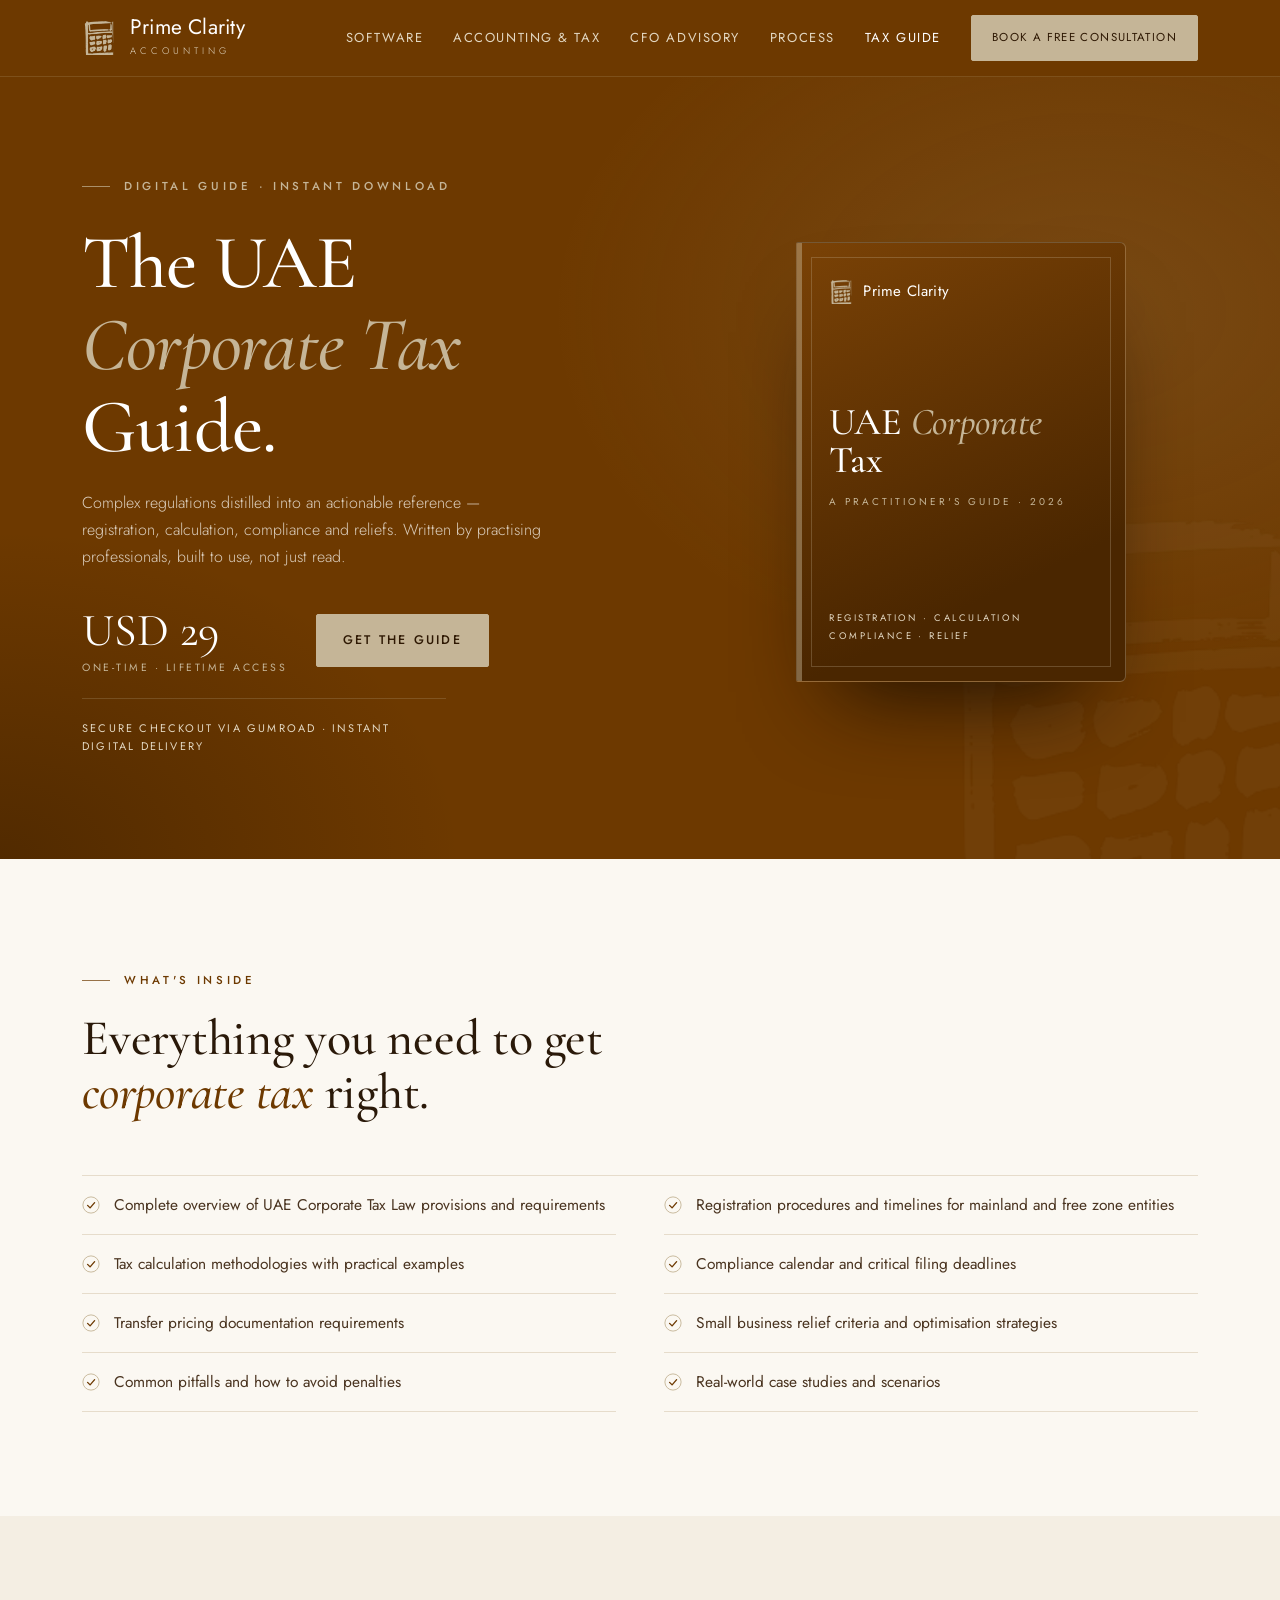
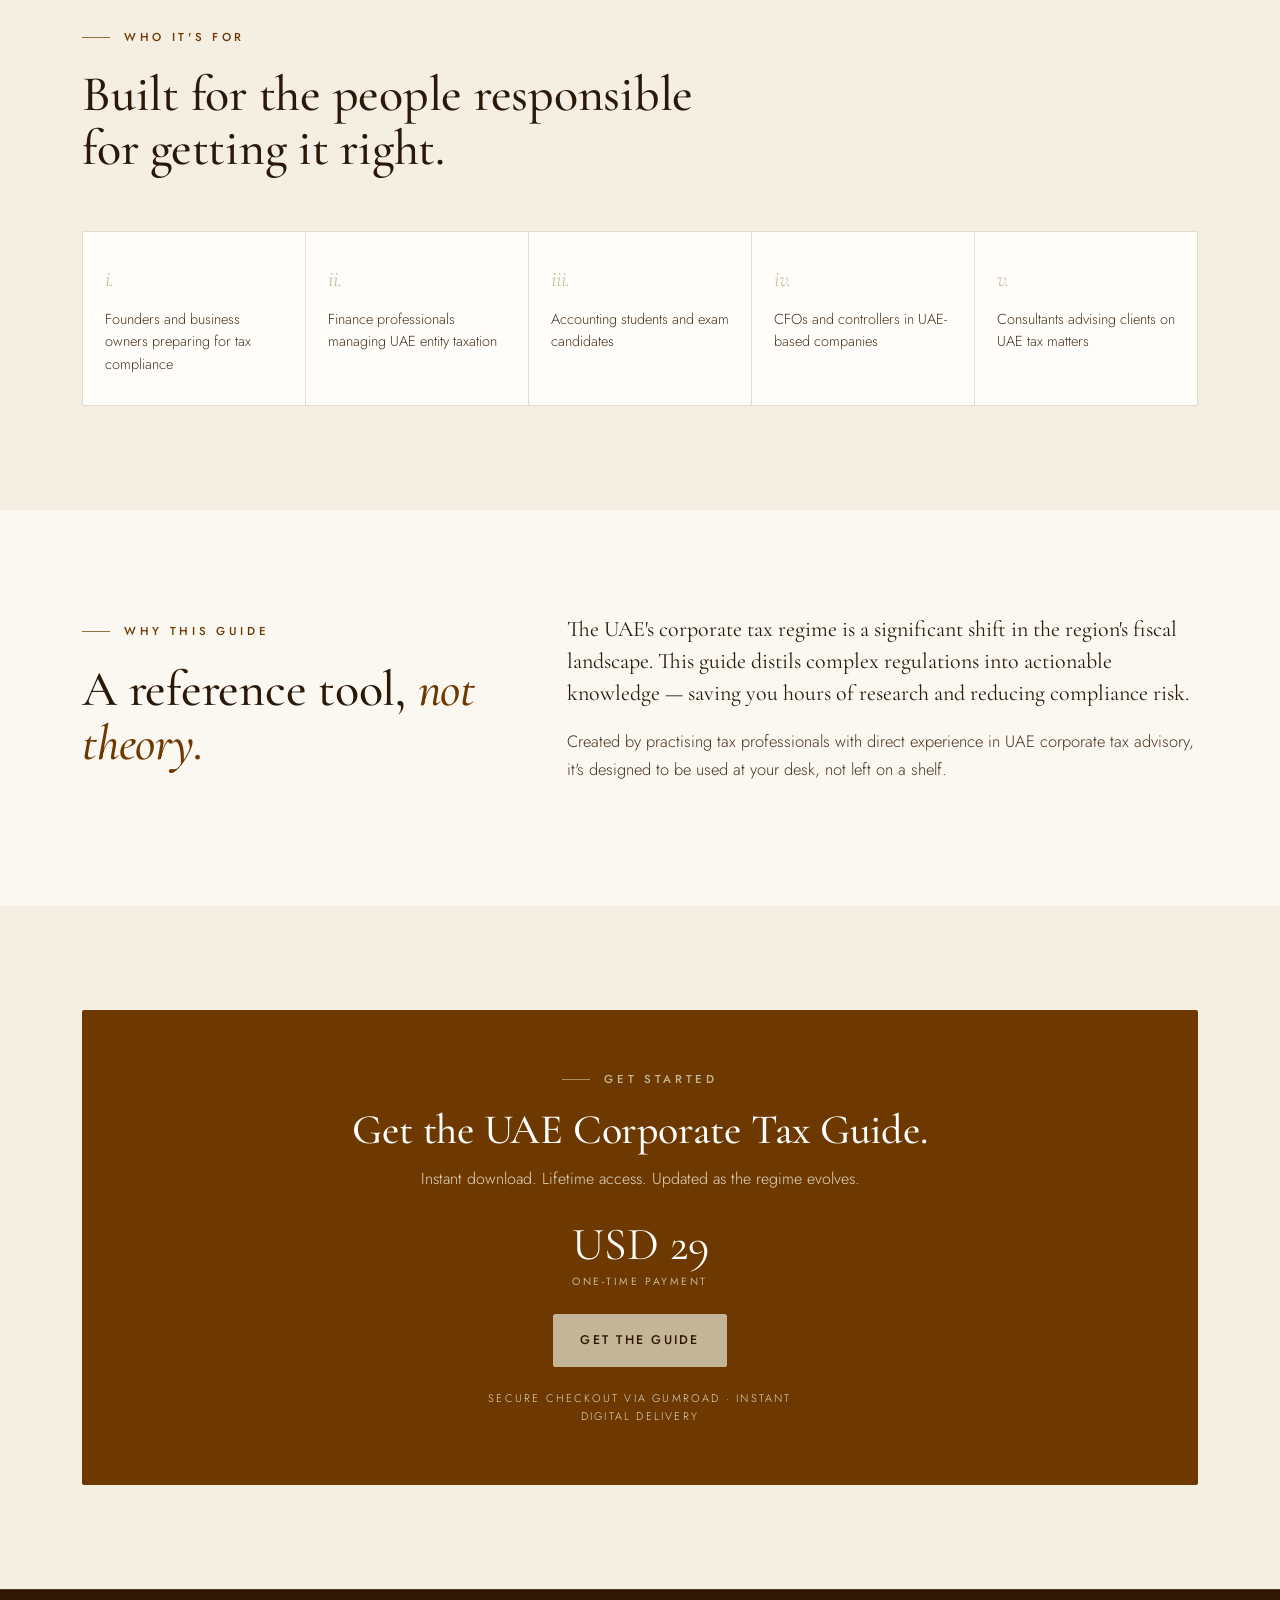
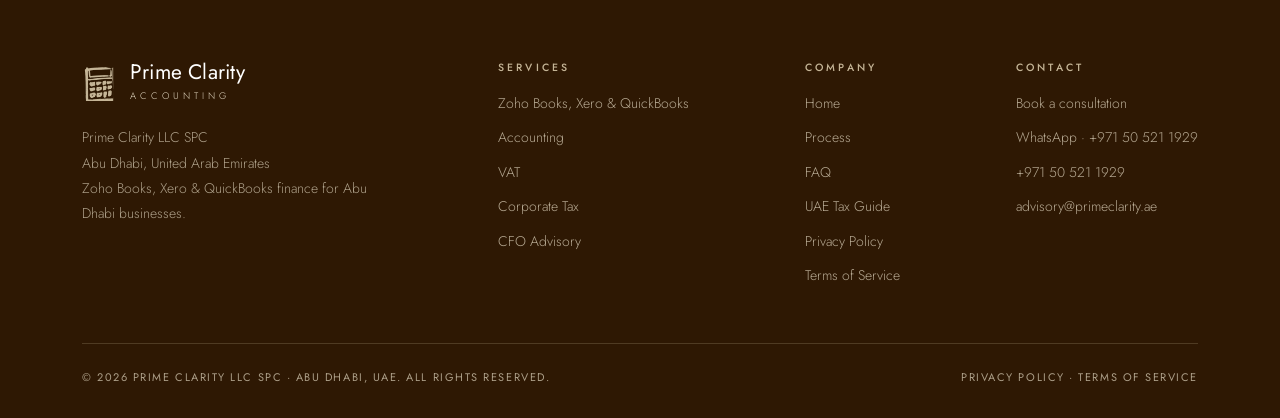
<file: guide.html>
<!DOCTYPE html>
<!--
  Gumroad link: https://clarityprime.gumroad.com/l/yphfp
  To send buyers straight to checkout, append ?wanted=true to that URL.
  Optional overlay checkout: add <script src="https://gumroad.com/js/gumroad.js"></script> before </body>
  and the class "gumroad-button" to each Get the guide link.
-->
<html lang="en">
<head>
<meta charset="UTF-8">
<meta name="viewport" content="width=device-width, initial-scale=1.0">
<title>UAE Corporate Tax Guide — Prime Clarity</title>
<meta name="description" content="A practical UAE Corporate Tax guide — registration, calculation, compliance and reliefs, distilled into an actionable reference. By Prime Clarity.">
<link rel="canonical" href="https://primeclarity.ae/guide.html">
<meta name="robots" content="index,follow">
<meta name="theme-color" content="#6D3900">
<link rel="icon" type="image/png" href="assets/favicon.png">
<link rel="apple-touch-icon" href="assets/apple-touch-icon.png">
<meta property="og:title" content="UAE Corporate Tax Guide — Prime Clarity">
<meta property="og:description" content="A practical UAE Corporate Tax guide — registration, calculation, compliance and reliefs, distilled into an actionable reference. By Prime Clarity.">
<meta property="og:image" content="https://primeclarity.ae/assets/og.jpg">
<link rel="preconnect" href="https://fonts.googleapis.com">
<link rel="preconnect" href="https://fonts.gstatic.com" crossorigin>
<link href="https://fonts.googleapis.com/css2?family=Cormorant+Garamond:ital,wght@0,400;0,500;0,600;1,400;1,500&amp;family=Jost:wght@300;400;500&amp;display=swap" rel="stylesheet">
<link rel="stylesheet" href="styles.css">
<link href="https://assets.calendly.com/assets/external/widget.css" rel="stylesheet">
<script src="https://assets.calendly.com/assets/external/widget.js" async></script>
</head>
<body>

<header class="nav">
  <div class="wrap nav-inner">
    <a class="brand" href="index.html" aria-label="Prime Clarity home"><img class="mark" src="assets/mark-sand.png" alt="" width="34" height="34"><span><b>Prime Clarity</b><small>Accounting</small></span></a>
    <nav class="nav-links" id="navLinks">
      <a href="index.html#software-services">Software</a>
      <a href="index.html#accounting">Accounting &amp; Tax</a>
      <a href="index.html#cfo">CFO Advisory</a>
      <a href="index.html#process">Process</a>
      <a href="guide.html" style="color:#fff">Tax Guide</a>
      <a class="btn btn-sand book-call" href="https://calendly.com/primeclarityconsulting/30min" target="_blank" rel="noopener">Book a Free Consultation</a>
    </nav>
    <button class="nav-toggle" id="navToggle" aria-label="Menu" aria-expanded="false"><span></span><span></span><span></span></button>
  </div>
</header>

<section class="hero">
  <div class="wrap">
    <div class="ghero-grid">
      <div>
        <span class="eyebrow">Digital guide · Instant download</span>
        <h1>The UAE <em>Corporate Tax</em> Guide.</h1>
        <p class="lead">Complex regulations distilled into an actionable reference — registration, calculation, compliance and reliefs. Written by practising professionals, built to use, not just read.</p>
        <div class="buybox">
          <div class="price">USD 29<small>One-time · lifetime access</small></div>
          <a class="btn btn-sand" href="https://clarityprime.gumroad.com/l/yphfp" target="_blank" rel="noopener">Get the guide</a>
        </div>
        <p class="trustline">Secure checkout via Gumroad · instant digital delivery</p>
      </div>
      <div class="book" aria-hidden="true">
        <div class="bmark"><img src="assets/mark-sand.png" alt="">Prime Clarity</div>
        <div><h2>UAE <em>Corporate</em> Tax</h2><span class="yr">A practitioner's guide · 2026</span></div>
        <div class="bfoot">Registration · Calculation<br>Compliance · Relief</div>
      </div>
    </div>
  </div>
</section>

<section>
  <div class="wrap">
    <div class="sec-head reveal">
      <span class="eyebrow">What's inside</span>
      <h2>Everything you need to get <em>corporate tax</em> right.</h2>
    </div>
    <div class="checks reveal">
      <div><svg width="18" height="18" viewBox="0 0 20 20" aria-hidden="true"><circle cx="10" cy="10" r="9" fill="none" stroke="#C5B597"/><path d="M6.2 10.4 L9 13.2 L14 7.4" stroke="#6D3900" stroke-width="1.5" fill="none" stroke-linecap="round" stroke-linejoin="round"/></svg>Complete overview of UAE Corporate Tax Law provisions and requirements</div>
      <div><svg width="18" height="18" viewBox="0 0 20 20" aria-hidden="true"><circle cx="10" cy="10" r="9" fill="none" stroke="#C5B597"/><path d="M6.2 10.4 L9 13.2 L14 7.4" stroke="#6D3900" stroke-width="1.5" fill="none" stroke-linecap="round" stroke-linejoin="round"/></svg>Registration procedures and timelines for mainland and free zone entities</div>
      <div><svg width="18" height="18" viewBox="0 0 20 20" aria-hidden="true"><circle cx="10" cy="10" r="9" fill="none" stroke="#C5B597"/><path d="M6.2 10.4 L9 13.2 L14 7.4" stroke="#6D3900" stroke-width="1.5" fill="none" stroke-linecap="round" stroke-linejoin="round"/></svg>Tax calculation methodologies with practical examples</div>
      <div><svg width="18" height="18" viewBox="0 0 20 20" aria-hidden="true"><circle cx="10" cy="10" r="9" fill="none" stroke="#C5B597"/><path d="M6.2 10.4 L9 13.2 L14 7.4" stroke="#6D3900" stroke-width="1.5" fill="none" stroke-linecap="round" stroke-linejoin="round"/></svg>Compliance calendar and critical filing deadlines</div>
      <div><svg width="18" height="18" viewBox="0 0 20 20" aria-hidden="true"><circle cx="10" cy="10" r="9" fill="none" stroke="#C5B597"/><path d="M6.2 10.4 L9 13.2 L14 7.4" stroke="#6D3900" stroke-width="1.5" fill="none" stroke-linecap="round" stroke-linejoin="round"/></svg>Transfer pricing documentation requirements</div>
      <div><svg width="18" height="18" viewBox="0 0 20 20" aria-hidden="true"><circle cx="10" cy="10" r="9" fill="none" stroke="#C5B597"/><path d="M6.2 10.4 L9 13.2 L14 7.4" stroke="#6D3900" stroke-width="1.5" fill="none" stroke-linecap="round" stroke-linejoin="round"/></svg>Small business relief criteria and optimisation strategies</div>
      <div><svg width="18" height="18" viewBox="0 0 20 20" aria-hidden="true"><circle cx="10" cy="10" r="9" fill="none" stroke="#C5B597"/><path d="M6.2 10.4 L9 13.2 L14 7.4" stroke="#6D3900" stroke-width="1.5" fill="none" stroke-linecap="round" stroke-linejoin="round"/></svg>Common pitfalls and how to avoid penalties</div>
      <div><svg width="18" height="18" viewBox="0 0 20 20" aria-hidden="true"><circle cx="10" cy="10" r="9" fill="none" stroke="#C5B597"/><path d="M6.2 10.4 L9 13.2 L14 7.4" stroke="#6D3900" stroke-width="1.5" fill="none" stroke-linecap="round" stroke-linejoin="round"/></svg>Real-world case studies and scenarios</div>
    </div>
  </div>
</section>

<section class="tint">
  <div class="wrap">
    <div class="sec-head reveal">
      <span class="eyebrow">Who it's for</span>
      <h2>Built for the people responsible for getting it right.</h2>
    </div>
    <div class="who-grid reveal">
      <div><span class="wn">i.</span>Founders and business owners preparing for tax compliance</div>
      <div><span class="wn">ii.</span>Finance professionals managing UAE entity taxation</div>
      <div><span class="wn">iii.</span>Accounting students and exam candidates</div>
      <div><span class="wn">iv.</span>CFOs and controllers in UAE-based companies</div>
      <div><span class="wn">v.</span>Consultants advising clients on UAE tax matters</div>
    </div>
  </div>
</section>

<section>
  <div class="wrap two-col">
    <div class="sec-head reveal">
      <span class="eyebrow">Why this guide</span>
      <h2>A reference tool, <em>not theory.</em></h2>
    </div>
    <div class="prose reveal">
      <p class="prose lede" style="font-size:22px">The UAE's corporate tax regime is a significant shift in the region's fiscal landscape. This guide distils complex regulations into actionable knowledge — saving you hours of research and reducing compliance risk.</p>
      <p>Created by practising tax professionals with direct experience in UAE corporate tax advisory, it's designed to be used at your desk, not left on a shelf.</p>
    </div>
  </div>
</section>

<section class="tint">
  <div class="wrap">
    <div class="ctaband reveal">
      <span class="eyebrow" style="color:var(--sand);justify-content:center;display:flex">Get started</span>
      <h2 style="margin-top:18px">Get the UAE Corporate Tax Guide.</h2>
      <p>Instant download. Lifetime access. Updated as the regime evolves.</p>
      <div class="price" style="margin-bottom:26px">USD 29<small>One-time payment</small></div>
      <a class="btn btn-sand" href="https://clarityprime.gumroad.com/l/yphfp" target="_blank" rel="noopener">Get the guide</a>
      <p style="font-size:11px;letter-spacing:.2em;text-transform:uppercase;margin:22px auto 0">Secure checkout via Gumroad · instant digital delivery</p>
    </div>
  </div>
</section>

<footer>
  <div class="wrap">
    <div class="foot-grid">
      <div style="max-width:300px">
        <a class="brand" href="index.html"><img class="mark" src="assets/mark-sand.png" alt="" width="34" height="34"><span><b>Prime Clarity</b><small>Accounting</small></span></a>
        <p class="foot-about">Prime Clarity LLC SPC<br>Abu Dhabi, United Arab Emirates<br>Zoho Books, Xero &amp; QuickBooks finance for Abu Dhabi businesses.</p>
      </div>
      <div class="foot-col">
        <h4>Services</h4>
        <a href="index.html#software-services">Zoho Books, Xero &amp; QuickBooks</a>
        <a href="index.html#accounting">Accounting</a>
        <a href="index.html#accounting">VAT</a>
        <a href="index.html#accounting">Corporate Tax</a>
        <a href="index.html#cfo">CFO Advisory</a>
      </div>
      <div class="foot-col">
        <h4>Company</h4>
        <a href="index.html">Home</a>
        <a href="index.html#process">Process</a>
        <a href="index.html#faq">FAQ</a>
        <a href="guide.html">UAE Tax Guide</a>
        <a href="privacy.html">Privacy Policy</a>
        <a href="terms.html">Terms of Service</a>
      </div>
      <div class="foot-col">
        <h4>Contact</h4>
        <a href="https://calendly.com/primeclarityconsulting/30min" target="_blank" rel="noopener" class="book-call">Book a consultation</a>
        <a href="https://wa.me/971505211929" target="_blank" rel="noopener">WhatsApp · +971 50 521 1929</a>
        <a href="tel:+971505211929">+971 50 521 1929</a>
        <a href="mailto:advisory@primeclarity.ae">advisory@primeclarity.ae</a>
      </div>
    </div>
    <div class="foot-bottom">
      <span>© <span id="yr"></span> Prime Clarity LLC SPC · Abu Dhabi, UAE. All rights reserved.</span>
      <span><a href="privacy.html">Privacy Policy</a> · <a href="terms.html">Terms of Service</a></span>
    </div>
  </div>
</footer>

<script>
  var t=document.getElementById('navToggle'),l=document.getElementById('navLinks');
  t.addEventListener('click',function(){var o=l.classList.toggle('open');t.setAttribute('aria-expanded',o);});
  document.getElementById('yr').textContent=new Date().getFullYear();
  var nav=document.querySelector('header.nav');
  window.addEventListener('scroll',function(){nav.classList.toggle('scrolled',window.scrollY>12);},{passive:true});
  document.querySelectorAll('.book-call').forEach(function(b){
    b.addEventListener('click',function(e){if(window.Calendly){e.preventDefault();Calendly.initPopupWidget({url:'https://calendly.com/primeclarityconsulting/30min'});}});
  });
  var io=new IntersectionObserver(function(es){es.forEach(function(e){if(e.isIntersecting){e.target.classList.add('in');io.unobserve(e.target);}});},{threshold:.01,rootMargin:'0px 0px 12% 0px'});
  document.querySelectorAll('.reveal').forEach(function(el){io.observe(el);});
</script>
</body>
</html>
</file>
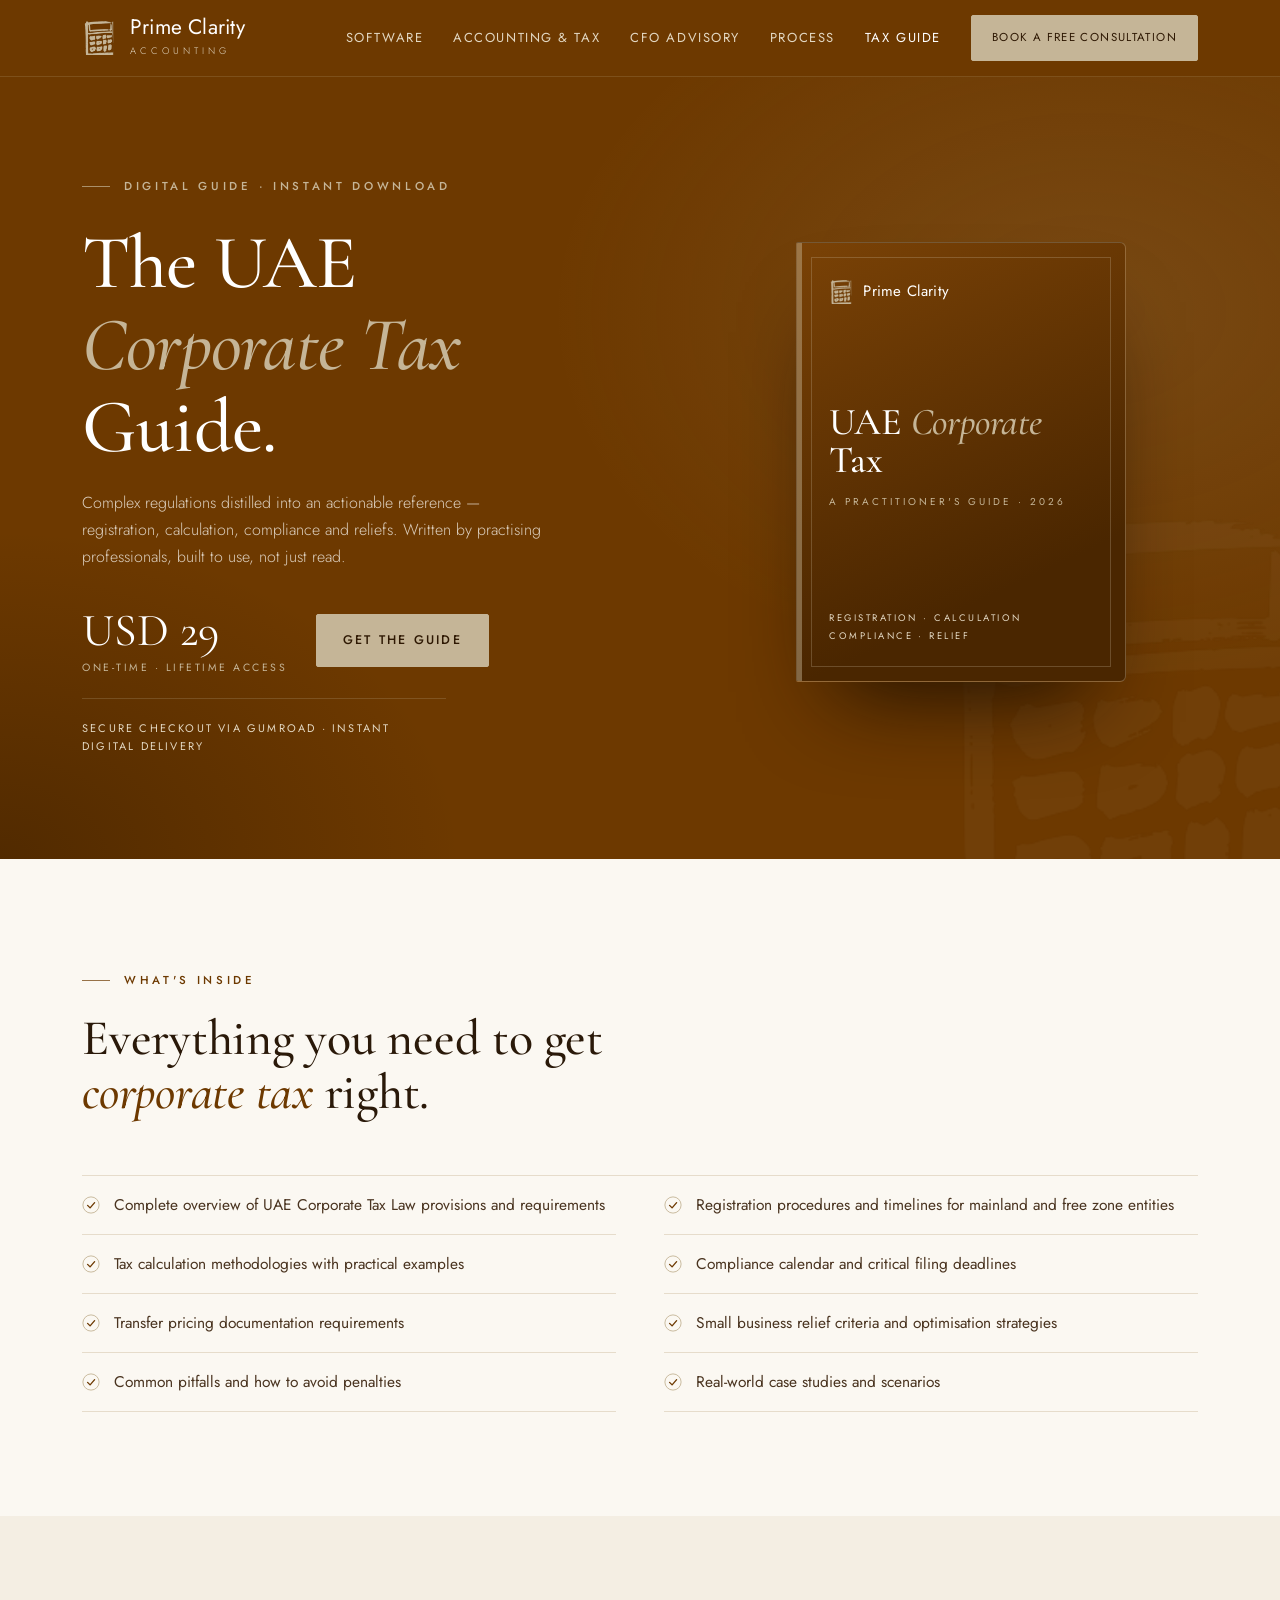
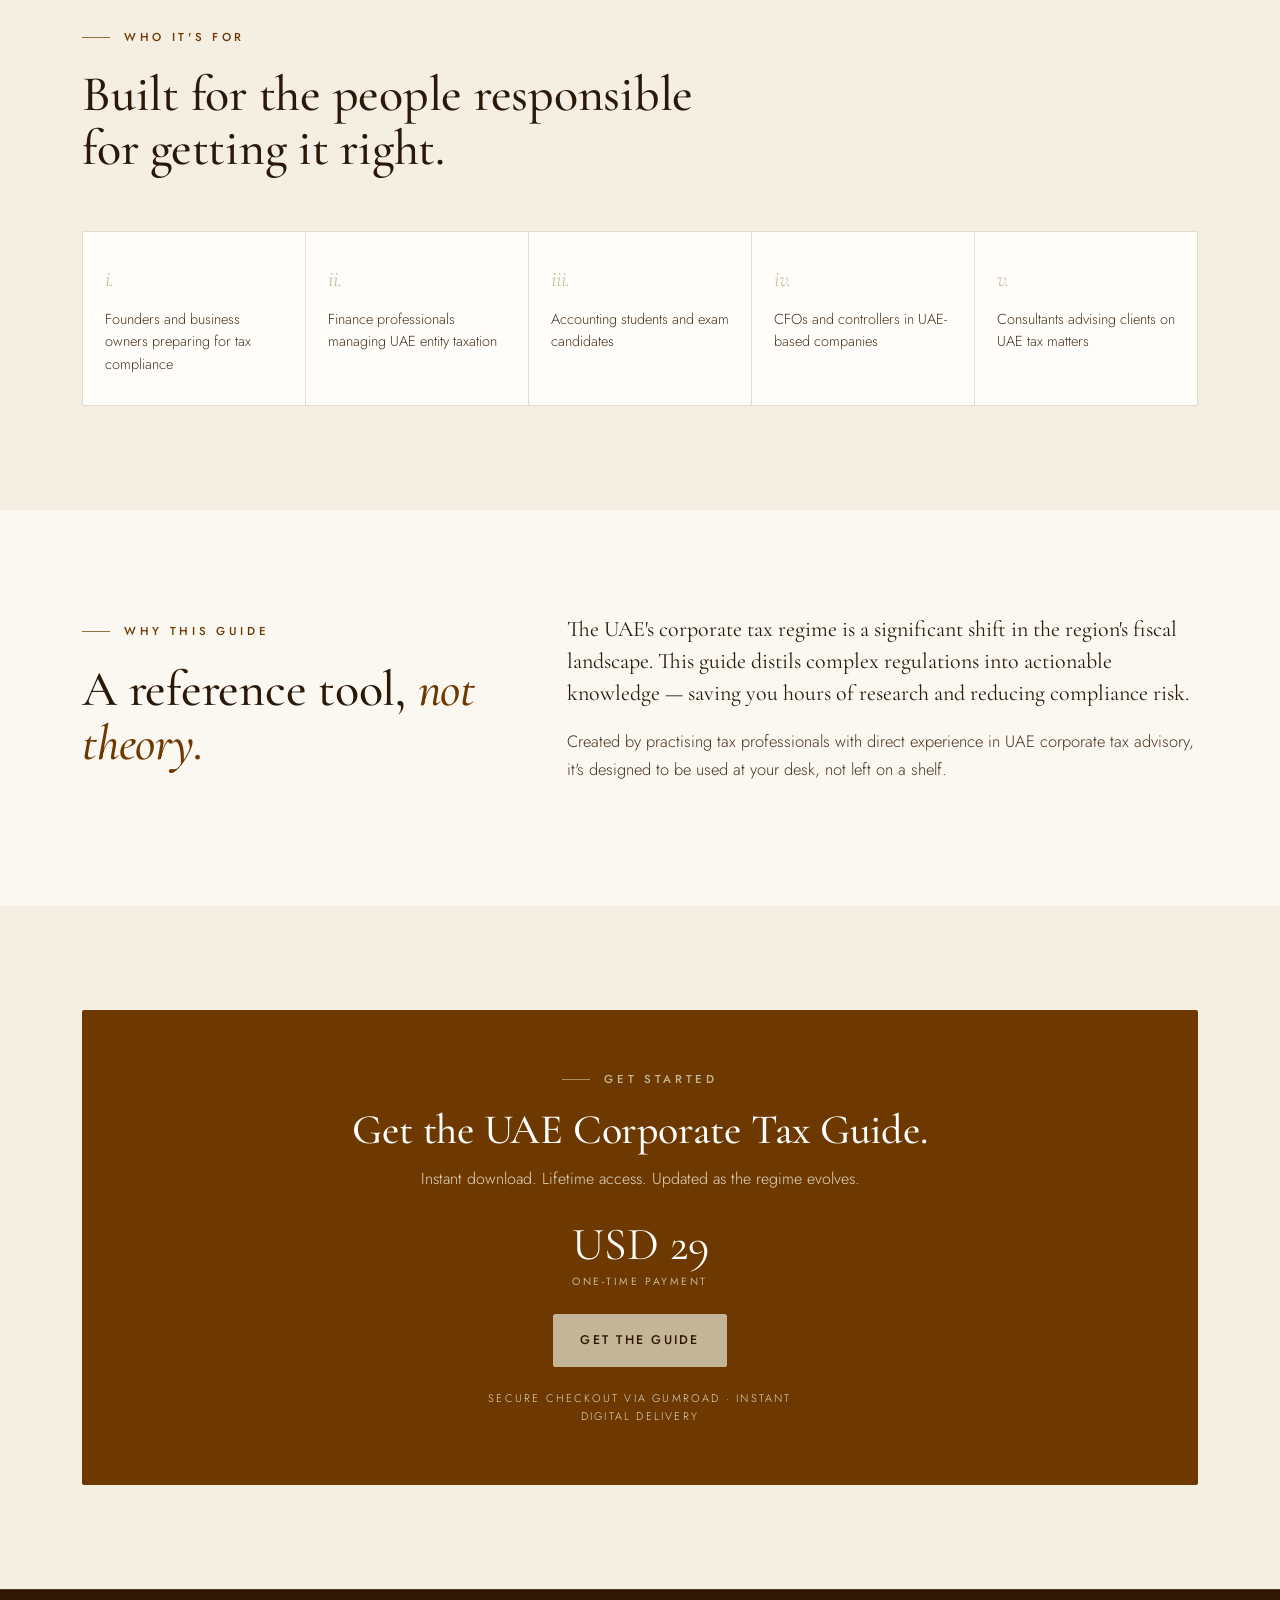
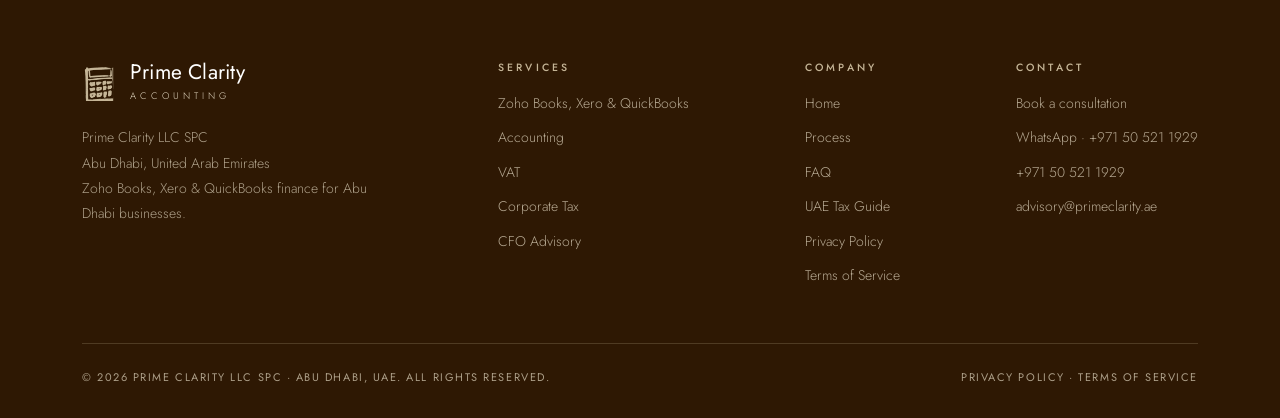
<file: prime_clarity_resources.html>
<!DOCTYPE html>
<html lang="en"><head><meta charset="UTF-8">
<title>UAE Corporate Tax Guide — Prime Clarity</title>
<meta http-equiv="refresh" content="0; url=guide.html">
<link rel="canonical" href="https://primeclarity.ae/guide.html">
<meta name="robots" content="noindex,follow">
<script>location.replace('guide.html');</script>
</head><body style="font-family:sans-serif;background:#6D3900;color:#FBF8F2;padding:40px">
<p>This page has moved. <a style="color:#C5B597" href="guide.html">Continue to the UAE Corporate Tax Guide</a>.</p>
</body></html>
</file>
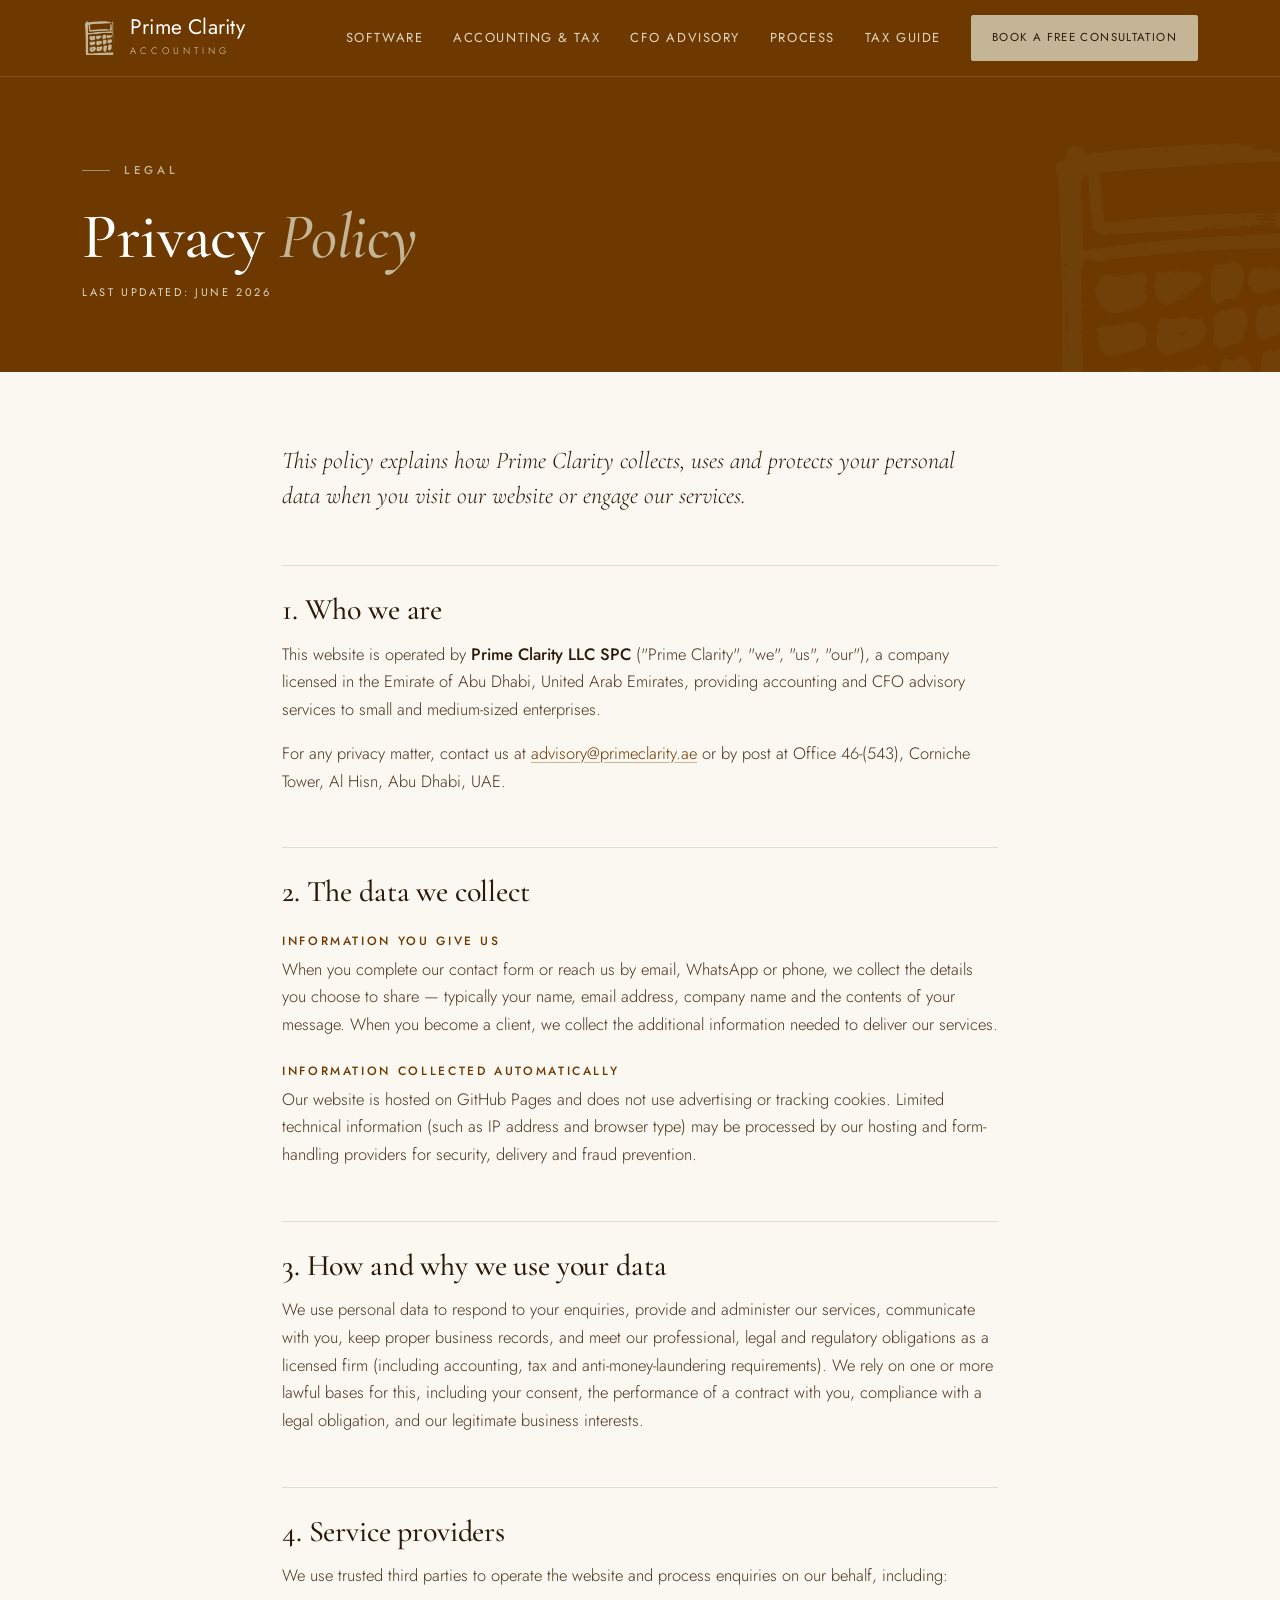
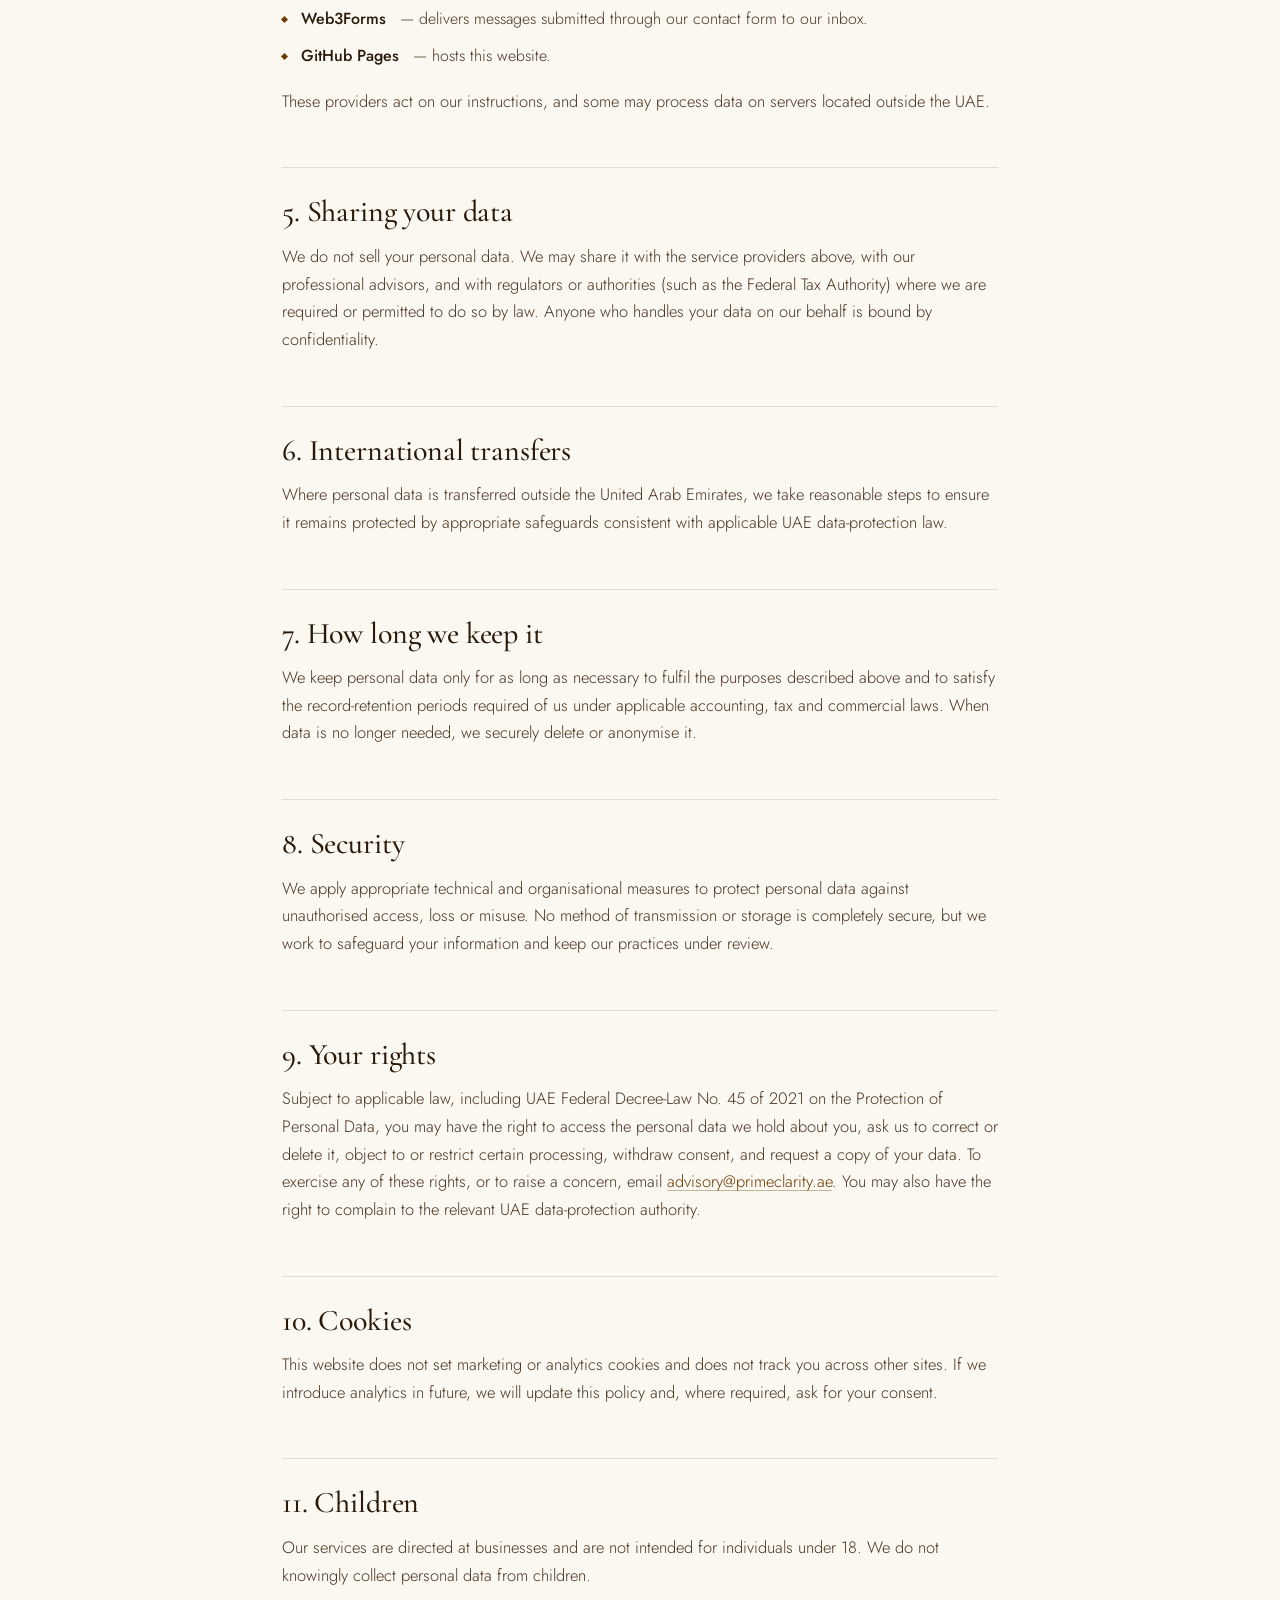
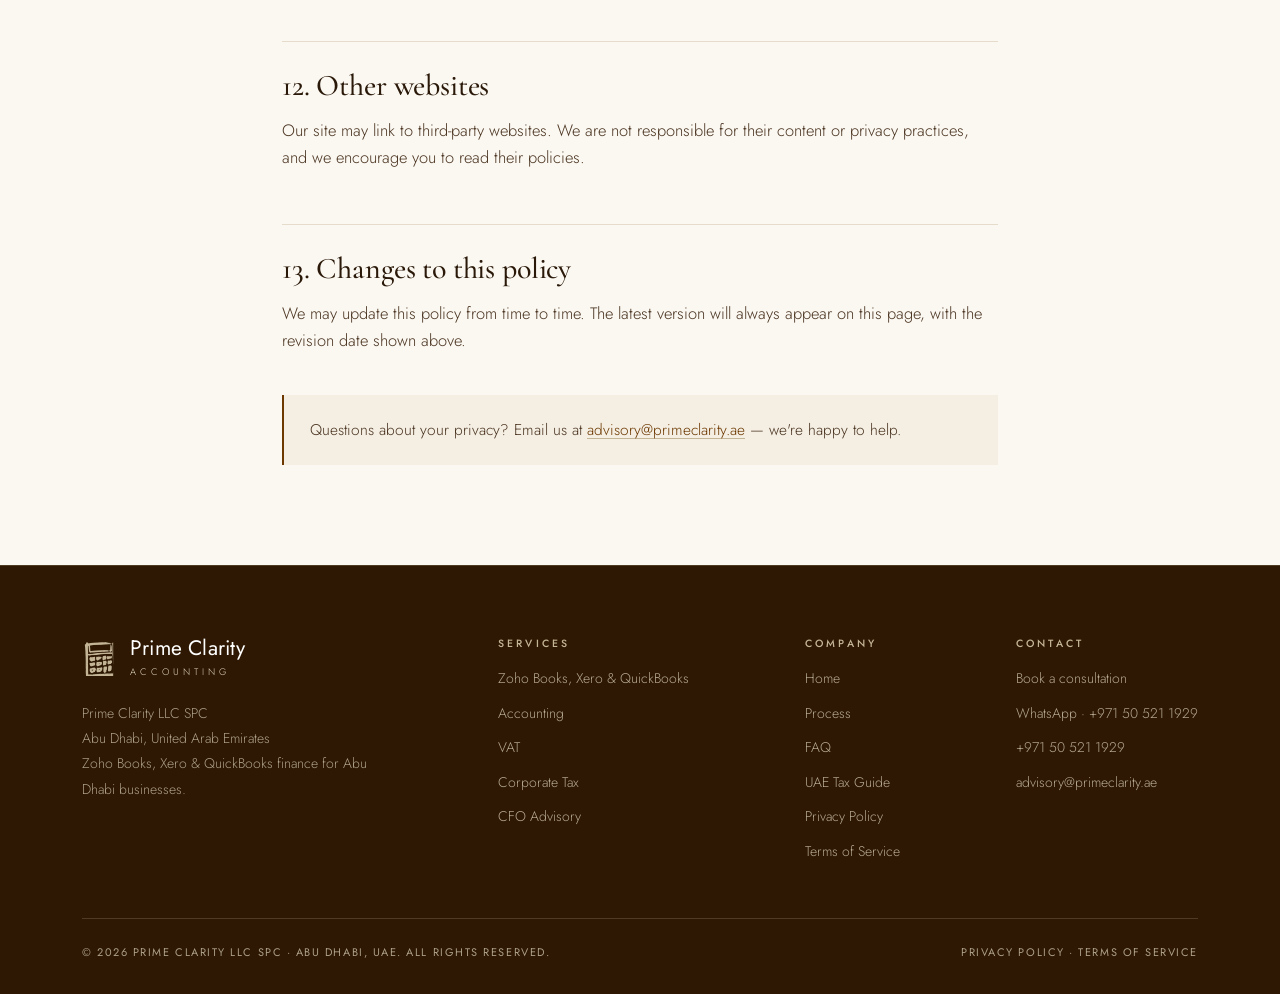
<file: privacy.html>
<!--
  TEMPLATE NOTICE (not shown to visitors):
  This Privacy Policy is a professional starting template, not legal advice.
  Have it reviewed by a UAE legal advisor before relying on it, and confirm it
  reflects your actual data practices and the UAE PDPL (Federal Decree-Law 45/2021).
-->
<!DOCTYPE html>
<html lang="en">
<head>
<meta charset="UTF-8">
<meta name="viewport" content="width=device-width, initial-scale=1.0">
<title>Privacy Policy — Prime Clarity</title>
<meta name="description" content="How Prime Clarity LLC SPC collects, uses and protects personal data.">
<link rel="canonical" href="https://primeclarity.ae/privacy.html">
<meta name="robots" content="index,follow">
<meta name="theme-color" content="#6D3900">
<link rel="icon" type="image/png" href="assets/favicon.png">
<link rel="apple-touch-icon" href="assets/apple-touch-icon.png">
<meta property="og:title" content="Privacy Policy — Prime Clarity">
<meta property="og:description" content="How Prime Clarity LLC SPC collects, uses and protects personal data.">
<meta property="og:image" content="https://primeclarity.ae/assets/og.jpg">
<link rel="preconnect" href="https://fonts.googleapis.com">
<link rel="preconnect" href="https://fonts.gstatic.com" crossorigin>
<link href="https://fonts.googleapis.com/css2?family=Cormorant+Garamond:ital,wght@0,400;0,500;0,600;1,400;1,500&amp;family=Jost:wght@300;400;500&amp;display=swap" rel="stylesheet">
<link rel="stylesheet" href="styles.css">
<link href="https://assets.calendly.com/assets/external/widget.css" rel="stylesheet">
<script src="https://assets.calendly.com/assets/external/widget.js" async></script>
</head>
<body>

<header class="nav">
  <div class="wrap nav-inner">
    <a class="brand" href="index.html" aria-label="Prime Clarity home"><img class="mark" src="assets/mark-sand.png" alt="" width="34" height="34"><span><b>Prime Clarity</b><small>Accounting</small></span></a>
    <nav class="nav-links" id="navLinks">
      <a href="index.html#software-services">Software</a>
      <a href="index.html#accounting">Accounting &amp; Tax</a>
      <a href="index.html#cfo">CFO Advisory</a>
      <a href="index.html#process">Process</a>
      <a href="guide.html">Tax Guide</a>
      <a class="btn btn-sand book-call" href="https://calendly.com/primeclarityconsulting/30min" target="_blank" rel="noopener">Book a Free Consultation</a>
    </nav>
    <button class="nav-toggle" id="navToggle" aria-label="Menu" aria-expanded="false"><span></span><span></span><span></span></button>
  </div>
</header>

<section class="page-hero">
  <div class="wrap">
    <span class="eyebrow">Legal</span>
    <h1>Privacy <em>Policy</em></h1>
    <p class="updated">Last updated: June 2026</p>
  </div>
</section>

<main class="doc">
  <p class="lead">This policy explains how Prime Clarity collects, uses and protects your personal data when you visit our website or engage our services.</p>

  <h2>1. Who we are</h2>
  <p>This website is operated by <strong>Prime Clarity LLC SPC</strong> ("Prime Clarity", "we", "us", "our"), a company licensed in the Emirate of Abu Dhabi, United Arab Emirates, providing accounting and CFO advisory services to small and medium-sized enterprises.</p>
  <p>For any privacy matter, contact us at <a href="mailto:advisory@primeclarity.ae">advisory@primeclarity.ae</a> or by post at Office 46-(543), Corniche Tower, Al Hisn, Abu Dhabi, UAE.</p>

  <h2>2. The data we collect</h2>
  <h3>Information you give us</h3>
  <p>When you complete our contact form or reach us by email, WhatsApp or phone, we collect the details you choose to share — typically your name, email address, company name and the contents of your message. When you become a client, we collect the additional information needed to deliver our services.</p>
  <h3>Information collected automatically</h3>
  <p>Our website is hosted on GitHub Pages and does not use advertising or tracking cookies. Limited technical information (such as IP address and browser type) may be processed by our hosting and form-handling providers for security, delivery and fraud prevention.</p>

  <h2>3. How and why we use your data</h2>
  <p>We use personal data to respond to your enquiries, provide and administer our services, communicate with you, keep proper business records, and meet our professional, legal and regulatory obligations as a licensed firm (including accounting, tax and anti-money-laundering requirements). We rely on one or more lawful bases for this, including your consent, the performance of a contract with you, compliance with a legal obligation, and our legitimate business interests.</p>

  <h2>4. Service providers</h2>
  <p>We use trusted third parties to operate the website and process enquiries on our behalf, including:</p>
  <ul>
    <li><strong>Web3Forms</strong> — delivers messages submitted through our contact form to our inbox.</li>
    <li><strong>GitHub Pages</strong> — hosts this website.</li>
  </ul>
  <p>These providers act on our instructions, and some may process data on servers located outside the UAE.</p>

  <h2>5. Sharing your data</h2>
  <p>We do not sell your personal data. We may share it with the service providers above, with our professional advisors, and with regulators or authorities (such as the Federal Tax Authority) where we are required or permitted to do so by law. Anyone who handles your data on our behalf is bound by confidentiality.</p>

  <h2>6. International transfers</h2>
  <p>Where personal data is transferred outside the United Arab Emirates, we take reasonable steps to ensure it remains protected by appropriate safeguards consistent with applicable UAE data-protection law.</p>

  <h2>7. How long we keep it</h2>
  <p>We keep personal data only for as long as necessary to fulfil the purposes described above and to satisfy the record-retention periods required of us under applicable accounting, tax and commercial laws. When data is no longer needed, we securely delete or anonymise it.</p>

  <h2>8. Security</h2>
  <p>We apply appropriate technical and organisational measures to protect personal data against unauthorised access, loss or misuse. No method of transmission or storage is completely secure, but we work to safeguard your information and keep our practices under review.</p>

  <h2>9. Your rights</h2>
  <p>Subject to applicable law, including UAE Federal Decree-Law No. 45 of 2021 on the Protection of Personal Data, you may have the right to access the personal data we hold about you, ask us to correct or delete it, object to or restrict certain processing, withdraw consent, and request a copy of your data. To exercise any of these rights, or to raise a concern, email <a href="mailto:advisory@primeclarity.ae">advisory@primeclarity.ae</a>. You may also have the right to complain to the relevant UAE data-protection authority.</p>

  <h2>10. Cookies</h2>
  <p>This website does not set marketing or analytics cookies and does not track you across other sites. If we introduce analytics in future, we will update this policy and, where required, ask for your consent.</p>

  <h2>11. Children</h2>
  <p>Our services are directed at businesses and are not intended for individuals under 18. We do not knowingly collect personal data from children.</p>

  <h2>12. Other websites</h2>
  <p>Our site may link to third-party websites. We are not responsible for their content or privacy practices, and we encourage you to read their policies.</p>

  <h2>13. Changes to this policy</h2>
  <p>We may update this policy from time to time. The latest version will always appear on this page, with the revision date shown above.</p>

  <div class="callout">Questions about your privacy? Email us at <a href="mailto:advisory@primeclarity.ae">advisory@primeclarity.ae</a> — we're happy to help.</div>
</main>

<footer>
  <div class="wrap">
    <div class="foot-grid">
      <div style="max-width:300px">
        <a class="brand" href="index.html"><img class="mark" src="assets/mark-sand.png" alt="" width="34" height="34"><span><b>Prime Clarity</b><small>Accounting</small></span></a>
        <p class="foot-about">Prime Clarity LLC SPC<br>Abu Dhabi, United Arab Emirates<br>Zoho Books, Xero &amp; QuickBooks finance for Abu Dhabi businesses.</p>
      </div>
      <div class="foot-col">
        <h4>Services</h4>
        <a href="index.html#software-services">Zoho Books, Xero &amp; QuickBooks</a>
        <a href="index.html#accounting">Accounting</a>
        <a href="index.html#accounting">VAT</a>
        <a href="index.html#accounting">Corporate Tax</a>
        <a href="index.html#cfo">CFO Advisory</a>
      </div>
      <div class="foot-col">
        <h4>Company</h4>
        <a href="index.html">Home</a>
        <a href="index.html#process">Process</a>
        <a href="index.html#faq">FAQ</a>
        <a href="guide.html">UAE Tax Guide</a>
        <a href="privacy.html">Privacy Policy</a>
        <a href="terms.html">Terms of Service</a>
      </div>
      <div class="foot-col">
        <h4>Contact</h4>
        <a href="https://calendly.com/primeclarityconsulting/30min" target="_blank" rel="noopener" class="book-call">Book a consultation</a>
        <a href="https://wa.me/971505211929" target="_blank" rel="noopener">WhatsApp · +971 50 521 1929</a>
        <a href="tel:+971505211929">+971 50 521 1929</a>
        <a href="mailto:advisory@primeclarity.ae">advisory@primeclarity.ae</a>
      </div>
    </div>
    <div class="foot-bottom">
      <span>© <span id="yr"></span> Prime Clarity LLC SPC · Abu Dhabi, UAE. All rights reserved.</span>
      <span><a href="privacy.html">Privacy Policy</a> · <a href="terms.html">Terms of Service</a></span>
    </div>
  </div>
</footer>

<script>
  var t=document.getElementById('navToggle'),l=document.getElementById('navLinks');
  t.addEventListener('click',function(){var o=l.classList.toggle('open');t.setAttribute('aria-expanded',o);});
  document.getElementById('yr').textContent=new Date().getFullYear();
  var nav=document.querySelector('header.nav');
  window.addEventListener('scroll',function(){nav.classList.toggle('scrolled',window.scrollY>12);},{passive:true});
  document.querySelectorAll('.book-call').forEach(function(b){
    b.addEventListener('click',function(e){if(window.Calendly){e.preventDefault();Calendly.initPopupWidget({url:'https://calendly.com/primeclarityconsulting/30min'});}});
  });
</script>
</body>
</html>
</file>
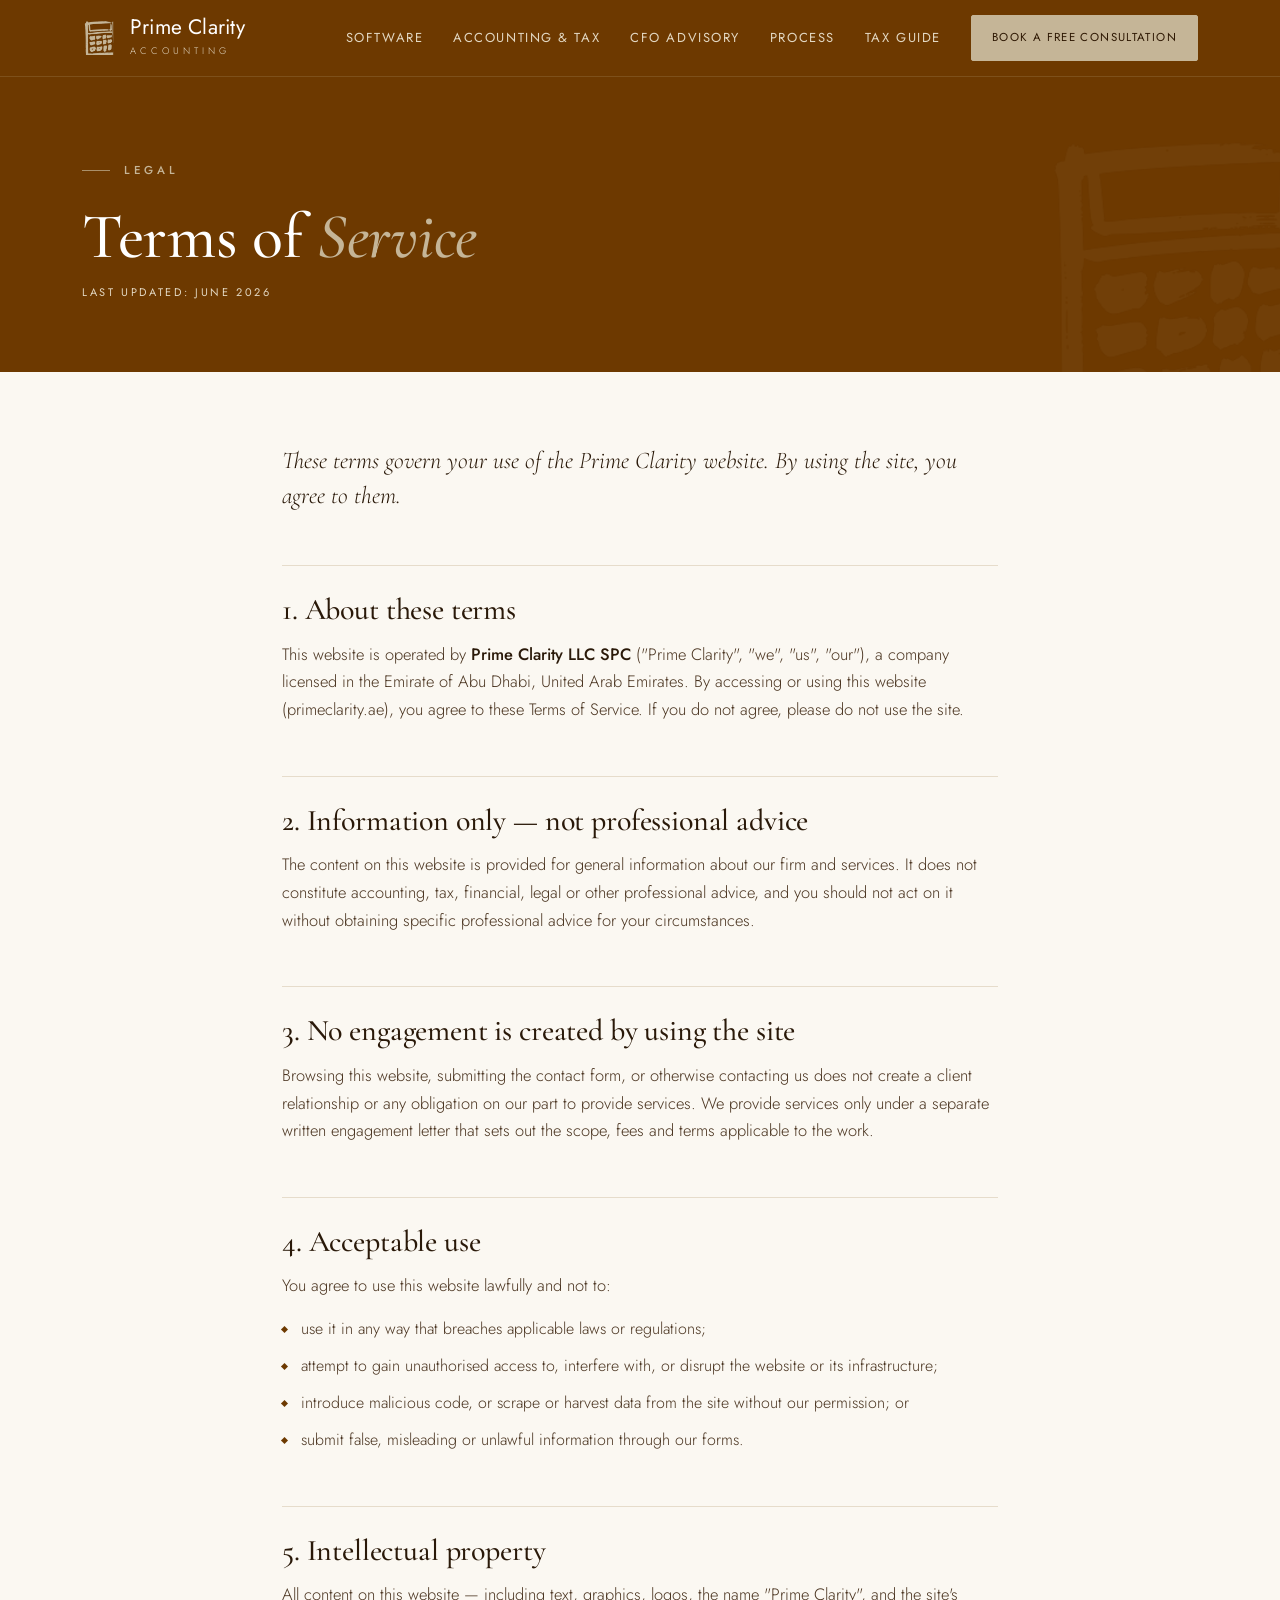
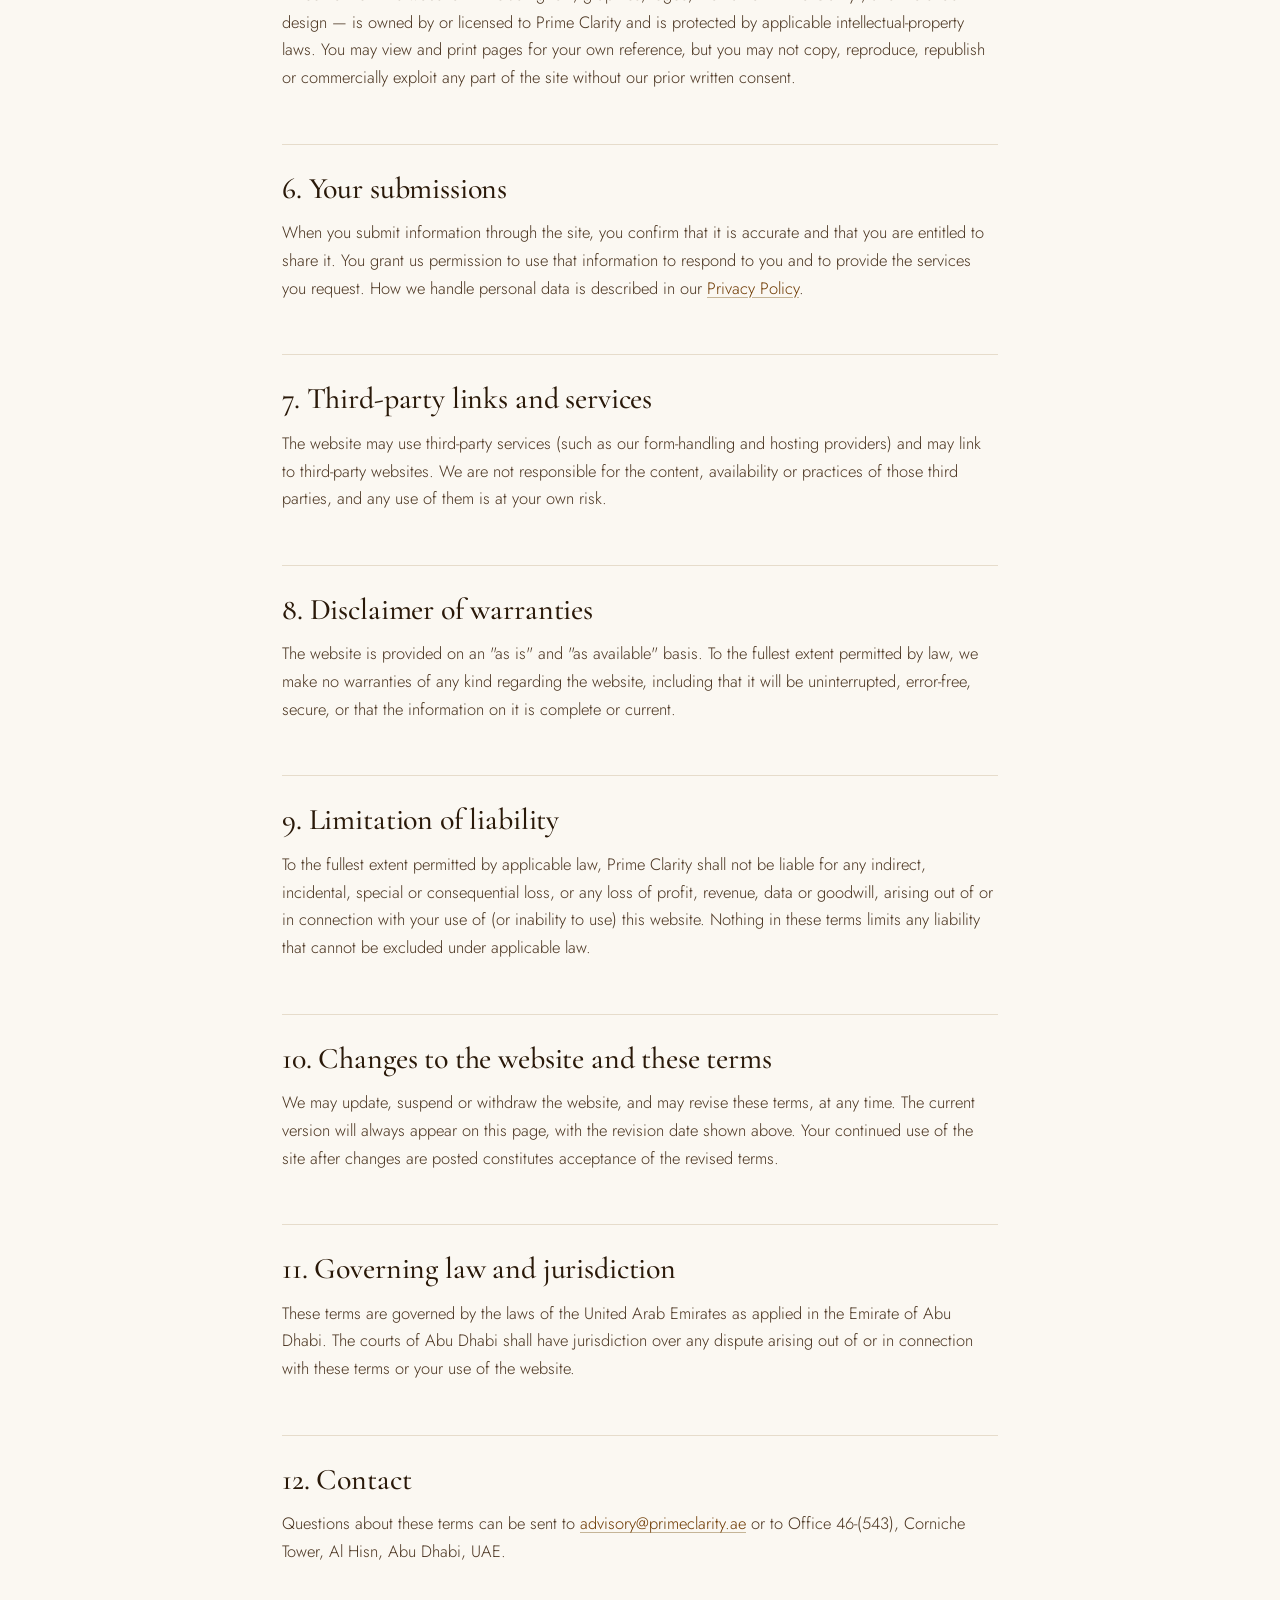
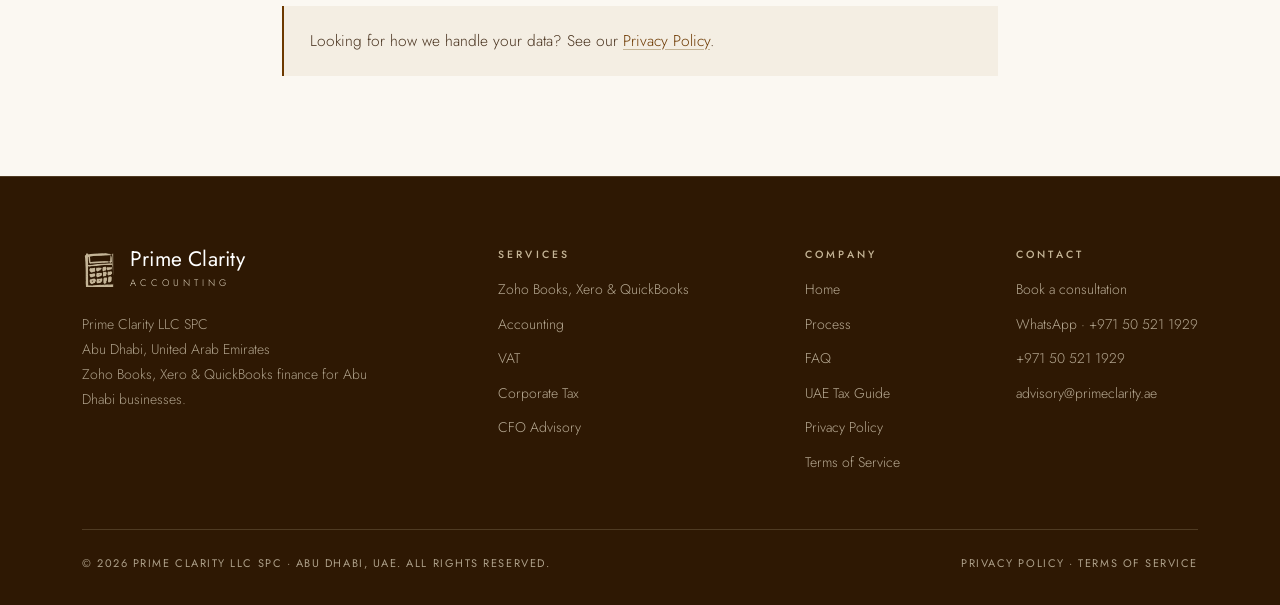
<file: terms.html>
<!--
  TEMPLATE NOTICE (not shown to visitors):
  These Terms of Service are a professional starting template, not legal advice.
  Have them reviewed by a UAE legal advisor before relying on them.
-->
<!DOCTYPE html>
<html lang="en">
<head>
<meta charset="UTF-8">
<meta name="viewport" content="width=device-width, initial-scale=1.0">
<title>Terms of Service — Prime Clarity</title>
<meta name="description" content="The terms governing use of the Prime Clarity website.">
<link rel="canonical" href="https://primeclarity.ae/terms.html">
<meta name="robots" content="index,follow">
<meta name="theme-color" content="#6D3900">
<link rel="icon" type="image/png" href="assets/favicon.png">
<link rel="apple-touch-icon" href="assets/apple-touch-icon.png">
<meta property="og:title" content="Terms of Service — Prime Clarity">
<meta property="og:description" content="The terms governing use of the Prime Clarity website.">
<meta property="og:image" content="https://primeclarity.ae/assets/og.jpg">
<link rel="preconnect" href="https://fonts.googleapis.com">
<link rel="preconnect" href="https://fonts.gstatic.com" crossorigin>
<link href="https://fonts.googleapis.com/css2?family=Cormorant+Garamond:ital,wght@0,400;0,500;0,600;1,400;1,500&amp;family=Jost:wght@300;400;500&amp;display=swap" rel="stylesheet">
<link rel="stylesheet" href="styles.css">
<link href="https://assets.calendly.com/assets/external/widget.css" rel="stylesheet">
<script src="https://assets.calendly.com/assets/external/widget.js" async></script>
</head>
<body>

<header class="nav">
  <div class="wrap nav-inner">
    <a class="brand" href="index.html" aria-label="Prime Clarity home"><img class="mark" src="assets/mark-sand.png" alt="" width="34" height="34"><span><b>Prime Clarity</b><small>Accounting</small></span></a>
    <nav class="nav-links" id="navLinks">
      <a href="index.html#software-services">Software</a>
      <a href="index.html#accounting">Accounting &amp; Tax</a>
      <a href="index.html#cfo">CFO Advisory</a>
      <a href="index.html#process">Process</a>
      <a href="guide.html">Tax Guide</a>
      <a class="btn btn-sand book-call" href="https://calendly.com/primeclarityconsulting/30min" target="_blank" rel="noopener">Book a Free Consultation</a>
    </nav>
    <button class="nav-toggle" id="navToggle" aria-label="Menu" aria-expanded="false"><span></span><span></span><span></span></button>
  </div>
</header>

<section class="page-hero">
  <div class="wrap">
    <span class="eyebrow">Legal</span>
    <h1>Terms of <em>Service</em></h1>
    <p class="updated">Last updated: June 2026</p>
  </div>
</section>

<main class="doc">
  <p class="lead">These terms govern your use of the Prime Clarity website. By using the site, you agree to them.</p>

  <h2>1. About these terms</h2>
  <p>This website is operated by <strong>Prime Clarity LLC SPC</strong> ("Prime Clarity", "we", "us", "our"), a company licensed in the Emirate of Abu Dhabi, United Arab Emirates. By accessing or using this website (primeclarity.ae), you agree to these Terms of Service. If you do not agree, please do not use the site.</p>

  <h2>2. Information only — not professional advice</h2>
  <p>The content on this website is provided for general information about our firm and services. It does not constitute accounting, tax, financial, legal or other professional advice, and you should not act on it without obtaining specific professional advice for your circumstances.</p>

  <h2>3. No engagement is created by using the site</h2>
  <p>Browsing this website, submitting the contact form, or otherwise contacting us does not create a client relationship or any obligation on our part to provide services. We provide services only under a separate written engagement letter that sets out the scope, fees and terms applicable to the work.</p>

  <h2>4. Acceptable use</h2>
  <p>You agree to use this website lawfully and not to:</p>
  <ul>
    <li>use it in any way that breaches applicable laws or regulations;</li>
    <li>attempt to gain unauthorised access to, interfere with, or disrupt the website or its infrastructure;</li>
    <li>introduce malicious code, or scrape or harvest data from the site without our permission; or</li>
    <li>submit false, misleading or unlawful information through our forms.</li>
  </ul>

  <h2>5. Intellectual property</h2>
  <p>All content on this website — including text, graphics, logos, the name "Prime Clarity", and the site's design — is owned by or licensed to Prime Clarity and is protected by applicable intellectual-property laws. You may view and print pages for your own reference, but you may not copy, reproduce, republish or commercially exploit any part of the site without our prior written consent.</p>

  <h2>6. Your submissions</h2>
  <p>When you submit information through the site, you confirm that it is accurate and that you are entitled to share it. You grant us permission to use that information to respond to you and to provide the services you request. How we handle personal data is described in our <a href="privacy.html">Privacy Policy</a>.</p>

  <h2>7. Third-party links and services</h2>
  <p>The website may use third-party services (such as our form-handling and hosting providers) and may link to third-party websites. We are not responsible for the content, availability or practices of those third parties, and any use of them is at your own risk.</p>

  <h2>8. Disclaimer of warranties</h2>
  <p>The website is provided on an "as is" and "as available" basis. To the fullest extent permitted by law, we make no warranties of any kind regarding the website, including that it will be uninterrupted, error-free, secure, or that the information on it is complete or current.</p>

  <h2>9. Limitation of liability</h2>
  <p>To the fullest extent permitted by applicable law, Prime Clarity shall not be liable for any indirect, incidental, special or consequential loss, or any loss of profit, revenue, data or goodwill, arising out of or in connection with your use of (or inability to use) this website. Nothing in these terms limits any liability that cannot be excluded under applicable law.</p>

  <h2>10. Changes to the website and these terms</h2>
  <p>We may update, suspend or withdraw the website, and may revise these terms, at any time. The current version will always appear on this page, with the revision date shown above. Your continued use of the site after changes are posted constitutes acceptance of the revised terms.</p>

  <h2>11. Governing law and jurisdiction</h2>
  <p>These terms are governed by the laws of the United Arab Emirates as applied in the Emirate of Abu Dhabi. The courts of Abu Dhabi shall have jurisdiction over any dispute arising out of or in connection with these terms or your use of the website.</p>

  <h2>12. Contact</h2>
  <p>Questions about these terms can be sent to <a href="mailto:advisory@primeclarity.ae">advisory@primeclarity.ae</a> or to Office 46-(543), Corniche Tower, Al Hisn, Abu Dhabi, UAE.</p>

  <div class="callout">Looking for how we handle your data? See our <a href="privacy.html">Privacy Policy</a>.</div>
</main>

<footer>
  <div class="wrap">
    <div class="foot-grid">
      <div style="max-width:300px">
        <a class="brand" href="index.html"><img class="mark" src="assets/mark-sand.png" alt="" width="34" height="34"><span><b>Prime Clarity</b><small>Accounting</small></span></a>
        <p class="foot-about">Prime Clarity LLC SPC<br>Abu Dhabi, United Arab Emirates<br>Zoho Books, Xero &amp; QuickBooks finance for Abu Dhabi businesses.</p>
      </div>
      <div class="foot-col">
        <h4>Services</h4>
        <a href="index.html#software-services">Zoho Books, Xero &amp; QuickBooks</a>
        <a href="index.html#accounting">Accounting</a>
        <a href="index.html#accounting">VAT</a>
        <a href="index.html#accounting">Corporate Tax</a>
        <a href="index.html#cfo">CFO Advisory</a>
      </div>
      <div class="foot-col">
        <h4>Company</h4>
        <a href="index.html">Home</a>
        <a href="index.html#process">Process</a>
        <a href="index.html#faq">FAQ</a>
        <a href="guide.html">UAE Tax Guide</a>
        <a href="privacy.html">Privacy Policy</a>
        <a href="terms.html">Terms of Service</a>
      </div>
      <div class="foot-col">
        <h4>Contact</h4>
        <a href="https://calendly.com/primeclarityconsulting/30min" target="_blank" rel="noopener" class="book-call">Book a consultation</a>
        <a href="https://wa.me/971505211929" target="_blank" rel="noopener">WhatsApp · +971 50 521 1929</a>
        <a href="tel:+971505211929">+971 50 521 1929</a>
        <a href="mailto:advisory@primeclarity.ae">advisory@primeclarity.ae</a>
      </div>
    </div>
    <div class="foot-bottom">
      <span>© <span id="yr"></span> Prime Clarity LLC SPC · Abu Dhabi, UAE. All rights reserved.</span>
      <span><a href="privacy.html">Privacy Policy</a> · <a href="terms.html">Terms of Service</a></span>
    </div>
  </div>
</footer>

<script>
  var t=document.getElementById('navToggle'),l=document.getElementById('navLinks');
  t.addEventListener('click',function(){var o=l.classList.toggle('open');t.setAttribute('aria-expanded',o);});
  document.getElementById('yr').textContent=new Date().getFullYear();
  var nav=document.querySelector('header.nav');
  window.addEventListener('scroll',function(){nav.classList.toggle('scrolled',window.scrollY>12);},{passive:true});
  document.querySelectorAll('.book-call').forEach(function(b){
    b.addEventListener('click',function(e){if(window.Calendly){e.preventDefault();Calendly.initPopupWidget({url:'https://calendly.com/primeclarityconsulting/30min'});}});
  });
</script>
</body>
</html>
</file>
<file: styles.css>
/* ===== Prime Clarity — shared design system (cocoa & sand) ===== */
:root{
  --cocoa:#6D3900;      /* logo ground */
  --cocoa-d:#552C00;
  --espresso:#2E1803;   /* deepest — contact & footer */
  --sand:#C5B597;       /* logo mark */
  --sand-l:#E3D8C2;
  --ivory:#FBF8F2;      /* page */
  --parch:#F4EEE3;      /* tinted section */
  --card:#FFFDF9;
  --ink:#2A1909;        /* body text */
  --ink-2:#4A3420;
  --muted:#7A6551;
  --line:#E6DCCB;
  --line-d:rgba(197,181,151,.22);
  --ok:#5E7A3A;
  --maxw:1180px;
  --serif:"Cormorant Garamond","Cormorant",Georgia,serif;
  --sans:"Jost","Avenir Next","Avenir",system-ui,sans-serif;
}
*{box-sizing:border-box;margin:0;padding:0}
html{scroll-behavior:smooth}
body{font-family:var(--sans);font-weight:400;background:var(--ivory);color:var(--ink);line-height:1.68;-webkit-font-smoothing:antialiased;overflow-x:hidden;font-size:16px}
a{color:inherit;text-decoration:none}
img{max-width:100%;display:block}
::selection{background:var(--sand);color:var(--espresso)}
.wrap{max-width:var(--maxw);margin:0 auto;padding:0 32px}
h1,h2,h3,h4{font-family:var(--serif);font-weight:500;line-height:1.08;letter-spacing:-.005em;color:var(--ink)}
.eyebrow{font-family:var(--sans);font-weight:500;font-size:11.5px;letter-spacing:.32em;text-transform:uppercase;color:var(--cocoa);display:inline-flex;align-items:center;gap:14px}
.eyebrow::before{content:"";width:28px;height:1px;background:currentColor;opacity:.7}

.btn{font-family:var(--sans);font-weight:500;font-size:12.5px;letter-spacing:.18em;text-transform:uppercase;padding:15px 26px;border-radius:2px;border:1px solid transparent;cursor:pointer;transition:all .25s ease;display:inline-flex;align-items:center;gap:10px;white-space:nowrap}
.btn-cocoa{background:var(--cocoa);color:var(--ivory);border-color:var(--cocoa)}
.btn-cocoa:hover{background:var(--cocoa-d);border-color:var(--cocoa-d)}
.btn-sand{background:var(--sand);color:var(--espresso);border-color:var(--sand)}
.btn-sand:hover{background:var(--sand-l);border-color:var(--sand-l)}
.btn-line{background:transparent;color:var(--cocoa);border-color:var(--cocoa)}
.btn-line:hover{background:var(--cocoa);color:var(--ivory)}
.btn-ghost{background:transparent;color:var(--ivory);border-color:rgba(251,248,242,.4)}
.btn-ghost:hover{border-color:var(--sand);color:var(--sand)}

/* NAV — mirrors the logo lockup */
header.nav{position:sticky;top:0;z-index:60;background:var(--cocoa);border-bottom:1px solid rgba(197,181,151,.18);transition:box-shadow .3s,background .3s}
header.nav.scrolled{background:rgba(109,57,0,.97);box-shadow:0 10px 30px -18px rgba(30,15,0,.8)}
.nav-inner{display:flex;align-items:center;justify-content:space-between;height:76px}
.brand{display:flex;align-items:center;gap:14px;color:#fff}
.brand .mark{width:34px;height:34px;flex:none}
.brand b{display:block;font-family:var(--sans);font-weight:400;font-size:21px;line-height:1;letter-spacing:.01em;color:#fff}
.brand small{display:block;font-family:var(--sans);font-weight:300;font-size:9.5px;letter-spacing:.42em;text-transform:uppercase;color:var(--sand-l);margin-top:6px}
.nav-links{display:flex;align-items:center;gap:30px}
.nav-links a{color:var(--sand-l);font-size:13px;font-weight:400;letter-spacing:.12em;text-transform:uppercase;transition:color .2s}
.nav-links a:hover{color:#fff}
.nav-links .btn{color:var(--espresso);padding:12px 20px;font-size:11.5px}
.nav-links .btn:hover{color:var(--espresso)}
.nav-toggle{display:none;background:none;border:0;cursor:pointer;flex-direction:column;gap:5px;padding:8px}
.nav-toggle span{width:24px;height:1.5px;background:var(--sand-l);display:block;transition:.25s}

/* HERO — the logo's ground, extended */
.hero{position:relative;overflow:hidden;background:var(--cocoa);color:var(--ivory)}
.hero::before{content:"";position:absolute;inset:0;pointer-events:none;z-index:0;
  background:radial-gradient(ellipse 70% 80% at 85% 30%,rgba(197,181,151,.13),transparent 60%),
             radial-gradient(ellipse 60% 70% at 0% 100%,rgba(30,15,0,.35),transparent 60%)}
.hero::after{content:"";position:absolute;right:-60px;bottom:-80px;width:420px;height:420px;background:url(assets/mark-sand.png) center/contain no-repeat;opacity:.05;pointer-events:none}
.hero .wrap{position:relative;z-index:1;padding:92px 32px 104px}
.hero-grid{display:grid;grid-template-columns:1.08fr .92fr;gap:64px;align-items:center}
.hero .eyebrow{color:var(--sand)}
.hero h1{font-size:clamp(44px,6vw,76px);margin:26px 0 22px;max-width:15ch;color:#fff;font-weight:500;letter-spacing:-.01em}
.hero h1 em{font-style:italic;color:var(--sand)}
.hero .sub{font-family:var(--serif);font-style:italic;font-weight:400;font-size:clamp(20px,2vw,25px);color:var(--sand-l);margin-bottom:20px;line-height:1.35}
.hero p.lead{font-size:clamp(15.5px,1.25vw,17px);color:rgba(251,248,242,.78);max-width:52ch;font-weight:300}
.hero-cta{display:flex;gap:14px;margin-top:36px;flex-wrap:wrap}
.hero .creds{margin-top:36px;padding-top:22px;border-top:1px solid var(--line-d);font-size:11px;letter-spacing:.24em;text-transform:uppercase;color:var(--sand);line-height:2;max-width:56ch}

/* ledger card */
.console{border:1px solid rgba(197,181,151,.35);border-radius:3px;background:var(--card);color:var(--ink);overflow:hidden;box-shadow:0 50px 90px -50px rgba(20,10,0,.85),0 0 0 8px rgba(197,181,151,.07)}
.console-top{display:flex;align-items:center;justify-content:space-between;padding:16px 22px;border-bottom:1px solid var(--line);background:var(--parch)}
.console-top .ttl{font-family:var(--serif);font-size:19px;font-weight:600;color:var(--cocoa)}
.console-top .lbl{font-size:10px;letter-spacing:.26em;text-transform:uppercase;color:var(--muted)}
.console-tabs{display:flex;border-bottom:1px solid var(--line)}
.console-tabs button{flex:1;font-family:var(--sans);font-size:11px;letter-spacing:.22em;text-transform:uppercase;color:var(--muted);background:none;border:0;padding:14px 0;cursor:pointer;border-bottom:1px solid transparent;margin-bottom:-1px;transition:.2s}
.console-tabs button.on{color:var(--cocoa);border-bottom-color:var(--cocoa)}
.console-body{padding:6px 22px 14px}
.crow{display:flex;justify-content:space-between;align-items:baseline;padding:14px 0;border-bottom:1px dotted var(--line)}
.crow:last-child{border-bottom:0}
.crow .k{font-size:14px;color:var(--ink-2)}
.crow .v{font-family:var(--serif);font-size:19px;font-weight:600;color:var(--ink);font-variant-numeric:lining-nums tabular-nums}
.crow .v.up{color:var(--ok);font-family:var(--sans);font-size:12px;font-weight:500;letter-spacing:.14em;text-transform:uppercase}
.crow .v.acc{color:var(--cocoa)}
.console-foot{font-size:10px;letter-spacing:.2em;text-transform:uppercase;color:var(--muted);padding:12px 22px;border-top:1px solid var(--line);background:var(--parch)}
.cpane{display:none}.cpane.on{display:block;animation:fade .35s ease}
@keyframes fade{from{opacity:0}to{opacity:1}}

/* SECTIONS */
section{padding:104px 0}
.tint{background:var(--parch)}
.sec-head{max-width:64ch;margin-bottom:56px}
.sec-head.center{margin-left:auto;margin-right:auto;text-align:center}
.sec-head.center .eyebrow{justify-content:center}
.sec-head.center .eyebrow::after{content:"";width:28px;height:1px;background:currentColor;opacity:.7}
.sec-head h2{font-size:clamp(32px,4vw,50px);margin:20px 0 16px}
.sec-head h2 em{font-style:italic;color:var(--cocoa)}
.sec-head p{color:var(--muted);font-size:16.5px;max-width:60ch;font-weight:300}
.sec-head.center p{margin-left:auto;margin-right:auto}
.rule{display:flex;align-items:center;justify-content:center;gap:18px;color:var(--sand);padding:0}
.rule::before,.rule::after{content:"";height:1px;width:80px;background:var(--line)}
.rule img{width:22px;height:22px;opacity:.9}

/* card grids */
.grid{display:grid;gap:0}
.g2{grid-template-columns:repeat(2,1fr)}.g3{grid-template-columns:repeat(3,1fr)}.g4{grid-template-columns:repeat(4,1fr)}
.grid.boxed{border-top:1px solid var(--line);border-left:1px solid var(--line)}
.grid.boxed>.card{border:0;border-right:1px solid var(--line);border-bottom:1px solid var(--line);border-radius:0}
.card{background:var(--card);padding:36px 30px;transition:background .3s}
.card:hover{background:#fff}
.card .kicker{font-family:var(--serif);font-style:italic;font-size:22px;color:var(--sand);display:block;line-height:1}
.card h3{font-size:25px;margin:16px 0 10px;font-weight:600}
.card p{color:var(--muted);font-size:14.5px;font-weight:300}
.card ul{list-style:none;display:flex;flex-direction:column;gap:10px;margin-top:20px;padding-top:18px;border-top:1px solid var(--line)}
.card li{font-size:14px;color:var(--ink-2);display:flex;gap:12px;align-items:flex-start;line-height:1.5}
.card li::before{content:"";width:5px;height:5px;background:var(--cocoa);transform:rotate(45deg);flex:none;margin-top:8px}

/* checklist */
.checks{display:grid;grid-template-columns:1fr 1fr;gap:0 48px;border-top:1px solid var(--line)}
.checks div{display:flex;gap:14px;align-items:center;font-size:15.5px;color:var(--ink-2);padding:16px 0;border-bottom:1px solid var(--line)}
.checks svg{flex:none}

/* process */
.steps{display:grid;grid-template-columns:repeat(3,1fr);gap:0;border-top:1px solid var(--line)}
.step{padding:34px 30px 34px 0;border-bottom:1px solid var(--line)}
.step:not(:nth-child(3n+1)){padding-left:30px;border-left:1px solid var(--line)}
.step .sn{font-family:var(--serif);font-size:54px;font-weight:400;line-height:1;color:var(--sand);margin-bottom:14px;font-variant-numeric:lining-nums}
.step h3{font-size:24px;margin-bottom:8px;font-weight:600}.step p{font-size:14.5px;color:var(--muted);font-weight:300}

/* industry chips */
.chips{display:flex;flex-wrap:wrap;gap:12px}
.chips span{border:1px solid var(--line);background:var(--card);border-radius:2px;padding:12px 20px;font-size:13px;letter-spacing:.08em;color:var(--ink-2);display:flex;align-items:center;gap:12px}
.chips span::before{content:"";width:5px;height:5px;background:var(--cocoa);transform:rotate(45deg)}

/* prose */
.prose{max-width:74ch}
.prose p{color:var(--ink-2);font-size:16.5px;margin-bottom:18px;font-weight:300}
.prose strong{color:var(--cocoa);font-weight:500}
.prose.lede{font-family:var(--serif);font-size:24px;line-height:1.45;color:var(--ink);max-width:62ch;font-weight:400}
.prose.lede strong{font-weight:600;color:var(--cocoa)}
.two-col{display:grid;grid-template-columns:.8fr 1.2fr;gap:64px;align-items:start}
.two-col .sec-head{margin-bottom:0;position:sticky;top:110px}

/* FAQ */
.faq{max-width:860px;margin:0 auto;border-top:1px solid var(--line)}
.faq details{border-bottom:1px solid var(--line)}
.faq summary{list-style:none;cursor:pointer;padding:24px 4px;font-family:var(--serif);font-weight:500;font-size:22px;display:flex;justify-content:space-between;gap:20px;align-items:center;transition:color .2s}
.faq summary:hover{color:var(--cocoa)}
.faq summary::-webkit-details-marker{display:none}
.faq summary::after{content:"+";font-family:var(--sans);font-weight:300;font-size:26px;color:var(--cocoa);transition:transform .25s;flex:none}
.faq details[open] summary::after{transform:rotate(45deg)}
.faq .ans{padding:0 4px 26px;color:var(--muted);font-size:15.5px;max-width:70ch;font-weight:300}

/* breadcrumb */
.crumb{font-size:11px;letter-spacing:.2em;text-transform:uppercase;color:var(--muted);padding:18px 0 0}
.crumb a:hover{color:var(--cocoa)}.crumb span{color:var(--ink-2)}

/* CTA band */
.ctaband{background:var(--cocoa);color:var(--ivory);border-radius:2px;padding:60px 44px;text-align:center}
.ctaband h2{color:#fff;font-size:clamp(28px,3.4vw,42px);margin-bottom:14px}
.ctaband p{color:var(--sand-l);max-width:52ch;margin:0 auto 28px;font-weight:300}

/* CONTACT */
#contact{background:var(--espresso);color:var(--ivory);position:relative;overflow:hidden}
#contact .eyebrow{color:var(--sand)}
.contact-grid{display:grid;grid-template-columns:1fr 1fr;gap:64px;align-items:start}
.contact-intro h2{color:#fff;font-size:clamp(34px,4vw,52px);margin:20px 0 18px;max-width:14ch}
.contact-intro h2 em{font-style:italic;color:var(--sand)}
.contact-intro>p{color:rgba(251,248,242,.72);font-size:16.5px;max-width:44ch;margin-bottom:34px;font-weight:300}
.cmethods{display:flex;flex-direction:column;border-top:1px solid var(--line-d)}
.cm{display:flex;align-items:center;gap:16px;color:var(--sand-l);font-size:14.5px;padding:16px 0;border-bottom:1px solid var(--line-d);transition:color .2s}
.cm svg{flex:none;color:var(--sand)}
a.cm:hover{color:#fff}
.cform{background:var(--ivory);border-radius:2px;padding:40px 36px;box-shadow:0 50px 90px -50px rgba(0,0,0,.8);border-top:3px solid var(--sand)}
.cform .ftitle{font-family:var(--serif);font-size:28px;color:var(--ink);margin-bottom:26px;font-weight:500}
.cform .fsub{font-size:13.5px;color:var(--muted);margin-bottom:24px;font-weight:300}
.field{margin-bottom:18px}
.field label{display:block;font-size:10.5px;letter-spacing:.24em;text-transform:uppercase;color:var(--muted);margin-bottom:8px}
.field input,.field select,.field textarea{width:100%;font-family:var(--sans);font-size:15.5px;color:var(--ink);background:transparent;border:0;border-bottom:1px solid #D4C6AE;border-radius:0;padding:9px 0;transition:border-color .2s;-webkit-appearance:none;appearance:none}
.field select{background:url("data:image/svg+xml,%3Csvg xmlns='http://www.w3.org/2000/svg' width='12' height='8' viewBox='0 0 12 8'%3E%3Cpath d='M1 1l5 5 5-5' stroke='%236D3900' fill='none' stroke-width='1.4'/%3E%3C/svg%3E") right 2px center no-repeat;padding-right:22px;cursor:pointer}
.field input:focus,.field select:focus,.field textarea:focus{outline:none;border-bottom-color:var(--cocoa)}
.cform .btn{width:100%;justify-content:center;margin-top:12px}
.cform .btn:disabled{opacity:.6;cursor:wait}
.hp{position:absolute!important;left:-9999px;width:1px;height:1px;opacity:0}
.fnote{font-size:13.5px;margin:14px 0 0;min-height:18px;color:var(--muted)}
.fnote.ok{color:var(--ok)}.fnote.err{color:#A23B1E}

/* FOOTER */
footer{background:var(--espresso);color:rgba(227,216,194,.7);padding:72px 0 32px;border-top:1px solid var(--line-d)}
.foot-grid{display:flex;justify-content:space-between;gap:44px;flex-wrap:wrap;margin-bottom:44px}
.foot-grid .brand b{color:#fff}
.foot-col h4{font-family:var(--sans);font-size:10.5px;letter-spacing:.3em;text-transform:uppercase;color:var(--sand);margin-bottom:18px;font-weight:500}
.foot-col a{display:block;color:rgba(227,216,194,.75);font-size:14px;margin-bottom:11px;transition:color .2s;font-weight:300}
.foot-col a:hover{color:#fff}
.foot-about{margin-top:20px;font-size:14px;color:rgba(227,216,194,.7);font-weight:300;line-height:1.8}
.compliance{font-size:12px;color:rgba(227,216,194,.55);line-height:1.7;max-width:74ch;border-left:1px solid var(--line-d);padding-left:16px;margin-bottom:28px}
.foot-bottom{border-top:1px solid var(--line-d);padding-top:24px;display:flex;justify-content:space-between;gap:16px;flex-wrap:wrap;font-size:11px;letter-spacing:.14em;text-transform:uppercase}
.foot-bottom a{color:rgba(227,216,194,.7)}.foot-bottom a:hover{color:var(--sand)}

.reveal{opacity:0;transform:translateY(16px);transition:opacity .7s ease,transform .7s ease}
.reveal.in{opacity:1;transform:none}
:focus-visible{outline:1px solid var(--cocoa);outline-offset:4px}
.hero :focus-visible,header.nav :focus-visible,#contact :focus-visible,footer :focus-visible{outline-color:var(--sand)}

@media(max-width:1020px){
  .nav-links{position:fixed;inset:76px 0 auto 0;background:var(--cocoa);flex-direction:column;align-items:flex-start;gap:0;padding:8px 32px 26px;border-bottom:1px solid var(--line-d);box-shadow:0 20px 30px -20px rgba(20,10,0,.8);transform:translateY(-150%);transition:transform .35s ease}
  .nav-links.open{transform:none}
  .nav-links a{padding:16px 0;width:100%;border-bottom:1px solid var(--line-d)}
  .nav-links .btn{margin-top:18px;width:auto;border-bottom:0}
  .nav-toggle{display:flex}
}
@media(max-width:940px){
  .wrap{padding:0 24px}
  .hero .wrap{padding:64px 24px 76px}
  .hero-grid,.contact-grid,.two-col{grid-template-columns:1fr;gap:44px}
  .two-col .sec-head{position:static}
  .g4,.g3,.g2,.steps,.checks{grid-template-columns:1fr}
  .step,.step:not(:nth-child(3n+1)){padding:28px 0;border-left:0}
  section{padding:72px 0}
  .cform{padding:32px 24px}
}
@media(min-width:941px) and (max-width:1180px){.g4{grid-template-columns:repeat(2,1fr)}}
@media(prefers-reduced-motion:reduce){*{transition:none!important;animation:none!important;scroll-behavior:auto!important}.reveal{opacity:1;transform:none}}
@media(max-width:600px){
  .btn{white-space:normal;text-align:center;justify-content:center;line-height:1.4}
  .hero-cta .btn{width:100%}
  .contact-grid>*{min-width:0}
  .cm{word-break:break-word}
}

/* ===== PROCESS — sticky rail + animated stages ===== */
.pflow{display:grid;grid-template-columns:.72fr 1.28fr;gap:72px;align-items:start}
.prail{position:sticky;top:150px}
.psteps{list-style:none;position:relative;margin-bottom:40px}
.psteps::before{content:"";position:absolute;left:6px;top:8px;bottom:8px;width:1px;background:var(--sand)}
.pfill{position:absolute;left:6px;top:8px;width:1px;height:0;background:var(--cocoa);transition:height .6s cubic-bezier(.6,0,.2,1)}
.psteps li{position:relative;display:flex;align-items:center;gap:26px;height:62px;cursor:pointer}
.pdot{width:13px;height:13px;border-radius:50%;background:var(--parch);border:1px solid var(--sand);position:relative;z-index:1;flex:none;transition:all .4s}
.plab{font-size:14.5px;letter-spacing:.2em;text-transform:uppercase;color:var(--muted);transition:color .4s}
.psteps li.done .pdot{background:var(--ink);border-color:var(--ink)}
.psteps li.done .plab{color:var(--ink)}
.psteps li.on .pdot{background:var(--cocoa);border-color:var(--cocoa);box-shadow:0 0 0 6px rgba(109,57,0,.12)}
.psteps li.on .plab{color:var(--cocoa)}
.psteps li:hover .plab{color:var(--cocoa)}
.parrow{gap:14px}
.pstages{display:flex;flex-direction:column;gap:110px;padding:20px 0 40px}
.pstage{opacity:.35;transition:opacity .6s}
.pstage.play{opacity:1}
.pnote{font-family:var(--serif);font-style:italic;font-size:clamp(19px,1.7vw,23px);line-height:1.45;color:var(--ink);margin-bottom:28px;max-width:52ch}
.ppanel{position:relative;background:var(--card);border:1px solid var(--line);padding:56px 34px 28px}
.ptag{position:absolute;top:22px;left:30px;font-size:11px;letter-spacing:.26em;text-transform:uppercase;color:var(--ink-2);display:flex;gap:14px;align-items:baseline}
.ptag b{font-family:var(--serif);font-style:italic;font-weight:500;font-size:20px;letter-spacing:0;color:var(--sand)}
.ppanel svg{width:100%;height:auto;display:block;overflow:visible}

/* svg vocabulary */
.ppanel .ln{fill:none;stroke:var(--ink);stroke-width:1.3;stroke-linecap:round;stroke-linejoin:round}
.ppanel .fillc{fill:var(--card)}
.ppanel .dsh{fill:none;stroke:#A9977A;stroke-width:1.2;stroke-dasharray:4 5}
.ppanel .grid{fill:none;stroke:var(--line);stroke-width:1;stroke-dasharray:3 5}
.ppanel .bar{fill:#CDBFA6}
.ppanel .acc-f{fill:var(--cocoa)}
.ppanel .sand-f{fill:var(--sand)}
.ppanel .acc-s{fill:none;stroke:var(--cocoa);stroke-width:1.6;stroke-linecap:round;stroke-linejoin:round}
.ppanel .dot{fill:var(--cocoa)}
.ppanel .t{font-family:var(--sans);font-size:12px;letter-spacing:.06em;fill:var(--muted)}
.ppanel .t.ink{fill:var(--ink-2)}
.ppanel .t.mid{text-anchor:middle}
.ppanel .thick{stroke-width:2;stroke:var(--cocoa)}
.ppanel .fcast{fill:none;stroke:var(--cocoa);stroke-width:1.6;stroke-dasharray:5 6;opacity:0}
.ppanel .pill{fill:var(--parch)}
.ppanel .knob{fill:var(--sand)}
.ppanel .uh{fill:var(--card)}
.ppanel *{transform-box:fill-box}

/* resting states (before play) */
.ppanel .bub,.ppanel .doc,.ppanel .chk,.ppanel .node,.ppanel .done,.ppanel .pkt,.ppanel .lbl1,.ppanel .lbl2{opacity:0}
.ppanel .draw{stroke-dasharray:1;stroke-dashoffset:1}
.ppanel .grow{transform:scaleY(0);transform-origin:50% 100%}

/* 1 discuss */
.play .b1{animation:bubA 5s ease-in-out infinite}
.play .b2{animation:bubA 5s ease-in-out 2.5s infinite}
@keyframes bubA{0%{opacity:0;transform:translateY(6px)}8%,42%{opacity:1;transform:none}52%,100%{opacity:0;transform:translateY(-4px)}}
.play .d1,.play .d2,.play .d3{animation:blink 1.2s ease-in-out infinite}
.play .d2{animation-delay:.2s}.play .d3{animation-delay:.4s}
@keyframes blink{0%,100%{opacity:.25}50%{opacity:1}}
.play .travel{animation:travel 2.5s ease-in-out infinite alternate}
@keyframes travel{to{transform:translateX(160px)}}

/* 2 collect */
.play .doc{animation:docfly 6s cubic-bezier(.55,0,.25,1) infinite}
.play .dc1{animation-delay:1.5s}.play .dc2{animation-delay:3s}.play .dc3{animation-delay:4.5s}
@keyframes docfly{0%{opacity:0;transform:translate(0,0)}8%{opacity:1;transform:translate(0,0)}30%{opacity:1;transform:translate(326px,16px) scale(.7)}36%,100%{opacity:0;transform:translate(326px,16px) scale(.7)}}
.play .chk{animation:chk .5s ease forwards}
.play .ck0{animation-delay:1.8s}.play .ck1{animation-delay:3.3s}.play .ck2{animation-delay:4.8s}.play .ck3{animation-delay:6.3s}
@keyframes chk{from{opacity:0;transform:translateY(4px)}to{opacity:1;transform:none}}

/* 3 configure */
.play .draw{animation:draw 1s ease forwards}
.play .dr1{animation-delay:.25s}.play .dr2{animation-delay:.5s}.play .dr3{animation-delay:.75s}.play .dr4{animation-delay:1s}
@keyframes draw{to{stroke-dashoffset:0}}
.play .node{animation:chk .5s ease forwards}
.play .nd0{animation-delay:.7s}.play .nd1{animation-delay:.95s}.play .nd2{animation-delay:1.2s}.play .nd3{animation-delay:1.45s}.play .nd4{animation-delay:1.7s}
.play .tog .knob{animation:knob .45s ease forwards}
.play .tog .pill{animation:pill .45s ease forwards}
.play .tg0 *{animation-delay:2s!important}.play .tg1 *{animation-delay:2.5s!important}.play .tg2 *{animation-delay:3s!important}
@keyframes knob{to{transform:translateX(18px);fill:#fff}}
@keyframes pill{to{fill:var(--cocoa);stroke:var(--cocoa)}}

/* 4 migrate */
.play .pkt{animation:pkt 2.4s linear infinite}
.play .pk1{animation-delay:.8s}.play .pk2{animation-delay:1.6s}
@keyframes pkt{0%{opacity:0;transform:translateX(0)}10%{opacity:1}85%{opacity:1}100%{opacity:0;transform:translateX(212px) scaleX(.6)}}
.play .done{animation:chk .6s ease 1.6s forwards}

/* 5 go live */
.play .grow{animation:grow .9s cubic-bezier(.3,1.2,.4,1) forwards}
.play .g1{animation-delay:.12s}.play .g2{animation-delay:.24s}.play .g3{animation-delay:.36s}.play .g4{animation-delay:.48s}.play .g5{animation-delay:.6s}
@keyframes grow{to{transform:scaleY(1)}}
.play .usr .uh{animation:uh .4s ease forwards}
.play .us0 .uh{animation-delay:1.1s}.play .us1 .uh{animation-delay:1.5s}.play .us2 .uh{animation-delay:1.9s}
@keyframes uh{to{fill:var(--sand)}}

/* 6 report */
.play .drl{animation:draw 1.8s ease forwards}
.play .fcast{animation:fade .8s ease 1.8s forwards}
.play .lbl1{animation:fade .5s ease 1.6s forwards}
.play .lbl2{animation:fade .5s ease 2.4s forwards}
.ppanel .pulse{transform-origin:center}
.play .pulse{animation:pulse 1.8s ease-out 1.8s infinite}
@keyframes pulse{from{opacity:.5;transform:scale(1)}to{opacity:0;transform:scale(3.4)}}
@keyframes fade{to{opacity:1}}

@media(max-width:940px){
  .pflow{grid-template-columns:1fr;gap:0}
  .prail{position:static}
  .psteps{display:none}
  .prail .btn{display:none}
  .pstages{gap:64px;padding:0}
  .pstage{opacity:1}
  .ppanel{padding:52px 16px 18px}
  .ptag{left:18px}
}
@media(prefers-reduced-motion:reduce){
  .ppanel .bub,.ppanel .doc,.ppanel .chk,.ppanel .node,.ppanel .done,.ppanel .lbl1,.ppanel .lbl2,.ppanel .fcast{opacity:1}
  .ppanel .doc{display:none}
  .ppanel .draw{stroke-dashoffset:0}.ppanel .grow{transform:none}.pstage{opacity:1}
}

/* ===== Sub-pages: legal documents, guide, 404 ===== */
.page-hero{background:var(--cocoa);color:var(--ivory);position:relative;overflow:hidden}
.page-hero::after{content:"";position:absolute;right:-50px;bottom:-70px;width:300px;height:300px;background:url(assets/mark-sand.png) center/contain no-repeat;opacity:.05;pointer-events:none}
.page-hero .wrap{padding:76px 32px 70px;position:relative;z-index:1}
.page-hero .eyebrow{color:var(--sand)}
.page-hero h1{color:#fff;font-size:clamp(40px,5.4vw,64px);margin:22px 0 12px}
.page-hero h1 em{font-style:italic;color:var(--sand)}
.page-hero .updated{font-size:11px;letter-spacing:.24em;text-transform:uppercase;color:var(--sand-l)}
.doc{max-width:780px;margin:0 auto;padding:72px 32px 100px}
.doc .lead{font-family:var(--serif);font-style:italic;font-size:24px;line-height:1.45;color:var(--ink);margin:0 0 20px}
.doc>.eyebrow,.doc>h1,.doc>.updated{display:none}
.doc h2{font-size:30px;font-weight:500;margin:52px 0 14px;padding-top:28px;border-top:1px solid var(--line)}
.doc h3{font-family:var(--sans);font-size:12px;font-weight:500;letter-spacing:.22em;text-transform:uppercase;color:var(--cocoa);margin:26px 0 8px}
.doc p{margin-bottom:16px;color:var(--ink-2);font-weight:300;font-size:16.5px}
.doc ul{margin:0 0 18px 0;list-style:none;display:flex;flex-direction:column;gap:10px}
.doc li{color:var(--ink-2);font-weight:300;font-size:16px;display:flex;gap:14px}
.doc li::before{content:"";width:5px;height:5px;background:var(--cocoa);transform:rotate(45deg);flex:none;margin-top:11px}
.doc a{color:var(--cocoa);text-decoration:underline;text-decoration-color:var(--sand);text-underline-offset:3px}
.doc a:hover{text-decoration-color:var(--cocoa)}
.doc strong{font-weight:500;color:var(--ink)}
.callout{background:var(--parch);border-left:2px solid var(--cocoa);padding:22px 26px;margin:40px 0 0;font-size:15.5px;color:var(--ink-2);font-weight:300}

/* guide */
.ghero-grid{display:grid;grid-template-columns:1.1fr .9fr;gap:64px;align-items:center}
.ghero p.lead{font-size:17px;color:rgba(251,248,242,.8);max-width:48ch;font-weight:300}
.buybox{margin-top:36px;display:flex;align-items:center;gap:28px;flex-wrap:wrap}
.price{font-family:var(--serif);font-size:46px;color:#fff;line-height:1}
.price small{display:block;font-family:var(--sans);font-size:10.5px;letter-spacing:.24em;text-transform:uppercase;color:var(--sand);margin-top:10px}
.trustline{font-size:11px;letter-spacing:.2em;text-transform:uppercase;color:var(--sand-l);margin-top:24px;padding-top:20px;border-top:1px solid var(--line-d);max-width:52ch}
.book{aspect-ratio:3/4;max-width:330px;margin:0 auto;background:linear-gradient(155deg,#7a4206,#4a2600 75%);border:1px solid rgba(197,181,151,.35);border-radius:2px 6px 6px 2px;box-shadow:0 50px 90px -40px rgba(20,10,0,.9),inset 7px 0 0 -2px rgba(197,181,151,.45);padding:36px 32px;display:flex;flex-direction:column;justify-content:space-between;position:relative;overflow:hidden}
.book::before{content:"";position:absolute;inset:14px;border:1px solid rgba(197,181,151,.28);pointer-events:none}
.book .bmark{display:flex;align-items:center;gap:10px;color:#fff;font-size:15px;letter-spacing:.02em}
.book .bmark img{width:24px;height:24px}
.book h2{font-family:var(--serif);color:#fff;font-size:38px;font-weight:500;line-height:1.02}
.book h2 em{color:var(--sand);font-style:italic}
.book .yr{display:block;margin-top:14px;font-size:10px;letter-spacing:.3em;text-transform:uppercase;color:var(--sand)}
.book .bfoot{font-size:9.5px;letter-spacing:.26em;text-transform:uppercase;color:var(--sand-l);line-height:1.9}
.who-grid{display:grid;grid-template-columns:repeat(5,1fr);border-top:1px solid var(--line);border-left:1px solid var(--line)}
.who-grid div{background:var(--card);padding:30px 22px;border-right:1px solid var(--line);border-bottom:1px solid var(--line);font-size:14.5px;color:var(--ink-2);font-weight:300;line-height:1.55}
.who-grid .wn{display:block;font-family:var(--serif);font-style:italic;font-size:22px;color:var(--sand);margin-bottom:12px}

/* 404 */
.nf{min-height:72vh;display:flex;align-items:center;text-align:center;background:var(--cocoa);color:var(--ivory)}
.nf .wrap{padding:90px 32px}
.nf .code{font-family:var(--serif);font-size:clamp(110px,18vw,200px);line-height:.9;color:var(--sand);font-weight:400}
.nf h1{color:#fff;font-size:clamp(30px,4vw,46px);margin:20px 0 14px}
.nf p{color:var(--sand-l);font-weight:300;max-width:44ch;margin:0 auto 32px}
.nf .hero-cta{justify-content:center}

@media(max-width:940px){
  .ghero-grid{grid-template-columns:1fr;gap:48px}
  .who-grid{grid-template-columns:1fr 1fr}
  .page-hero .wrap{padding:56px 24px 52px}
  .doc{padding:52px 24px 80px}
}
@media(max-width:560px){.who-grid{grid-template-columns:1fr}}

section.hero,section.page-hero,section.nf{padding:0}
</file>
